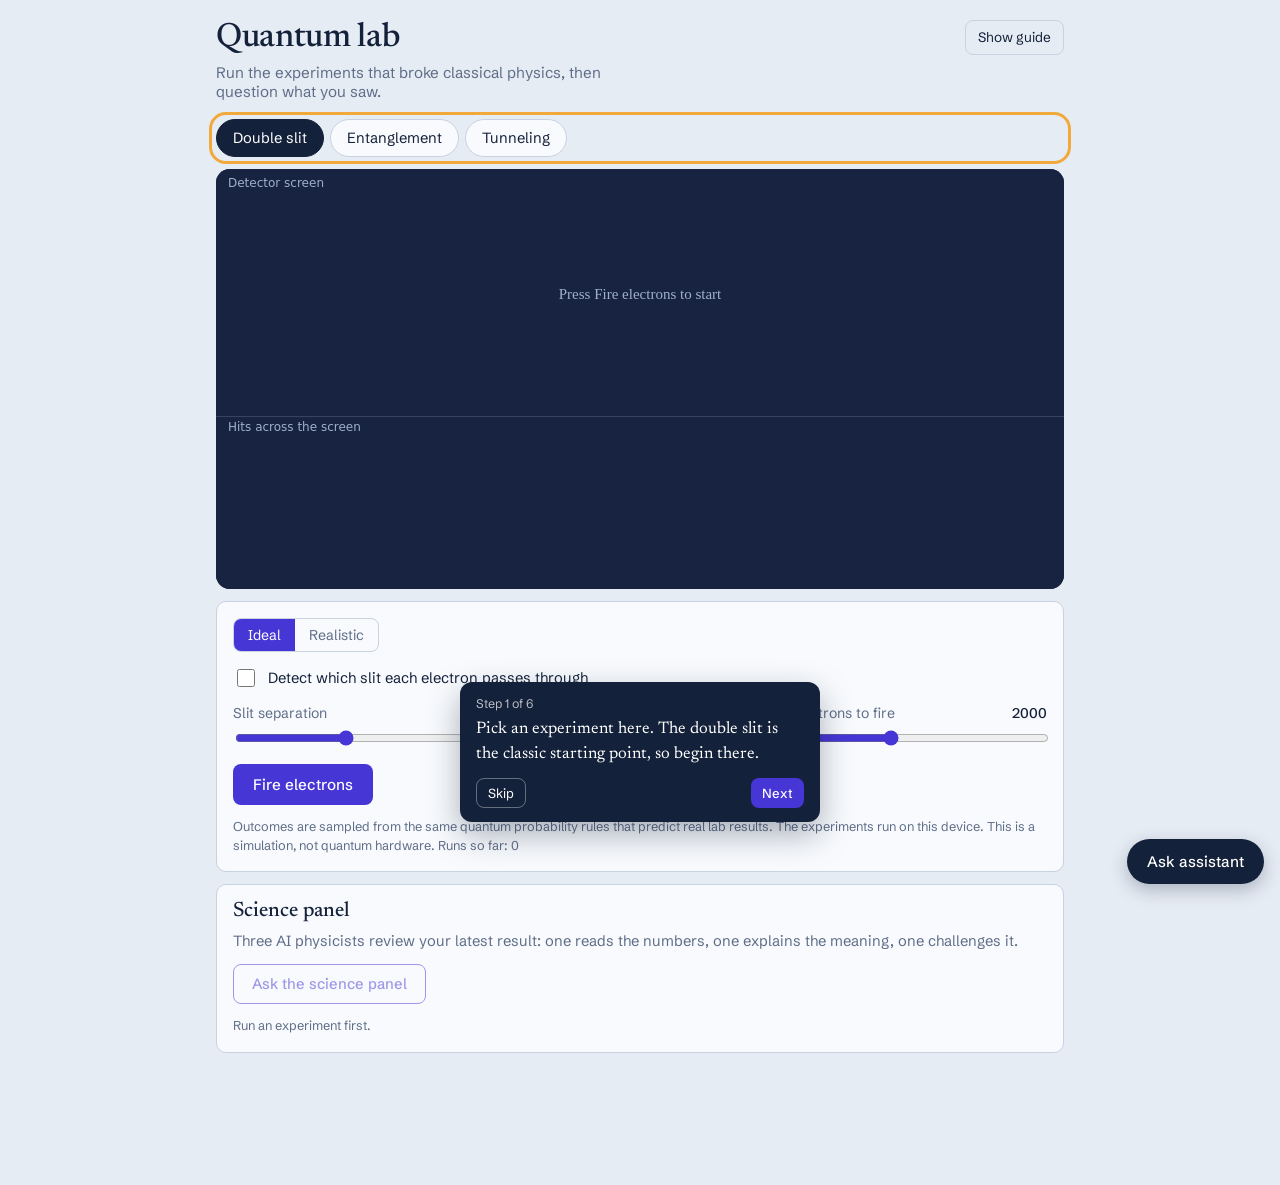
<file: index.html>
<!doctype html>
<html lang="en"><head>
<meta charset="utf-8">
<meta name="viewport" content="width=device-width, initial-scale=1, viewport-fit=cover">
<meta name="apple-mobile-web-app-capable" content="yes">
<meta name="mobile-web-app-capable" content="yes">
<meta name="apple-mobile-web-app-status-bar-style" content="default">
<meta name="apple-mobile-web-app-title" content="Quantum lab">
<meta name="theme-color" content="#172340">
<title>Quantum lab</title>
<link rel="apple-touch-icon" href="icon-180.png">
<link rel="manifest" href="manifest.json">
<style>html,body{margin:0;background:#E6ECF4} body{padding-top:env(safe-area-inset-top)}</style>
</head><body>
<div id="root"></div>
<script>(()=>{var kd=Object.create;var as=Object.defineProperty;var Sd=Object.getOwnPropertyDescriptor;var xd=Object.getOwnPropertyNames;var Ed=Object.getPrototypeOf,Cd=Object.prototype.hasOwnProperty;var Xt=(e,t)=>()=>{try{return t||e((t={exports:{}}).exports,t),t.exports}catch(n){throw t=0,n}};var Nd=(e,t,n,r)=>{if(t&&typeof t=="object"||typeof t=="function")for(let l of xd(t))!Cd.call(e,l)&&l!==n&&as(e,l,{get:()=>t[l],enumerable:!(r=Sd(t,l))||r.enumerable});return e};var No=(e,t,n)=>(n=e!=null?kd(Ed(e)):{},Nd(t||!e||!e.__esModule?as(n,"default",{value:e,enumerable:!0}):n,e));var Ss=Xt(D=>{"use strict";var Zn=Symbol.for("react.element"),_d=Symbol.for("react.portal"),Td=Symbol.for("react.fragment"),Pd=Symbol.for("react.strict_mode"),zd=Symbol.for("react.profiler"),Md=Symbol.for("react.provider"),Ld=Symbol.for("react.context"),Id=Symbol.for("react.forward_ref"),Dd=Symbol.for("react.suspense"),Fd=Symbol.for("react.memo"),Od=Symbol.for("react.lazy"),cs=Symbol.iterator;function $d(e){return e===null||typeof e!="object"?null:(e=cs&&e[cs]||e["@@iterator"],typeof e=="function"?e:null)}var ps={isMounted:function(){return!1},enqueueForceUpdate:function(){},enqueueReplaceState:function(){},enqueueSetState:function(){}},hs=Object.assign,ms={};function vn(e,t,n){this.props=e,this.context=t,this.refs=ms,this.updater=n||ps}vn.prototype.isReactComponent={};vn.prototype.setState=function(e,t){if(typeof e!="object"&&typeof e!="function"&&e!=null)throw Error("setState(...): takes an object of state variables to update or a function which returns an object of state variables.");this.updater.enqueueSetState(this,e,t,"setState")};vn.prototype.forceUpdate=function(e){this.updater.enqueueForceUpdate(this,e,"forceUpdate")};function vs(){}vs.prototype=vn.prototype;function To(e,t,n){this.props=e,this.context=t,this.refs=ms,this.updater=n||ps}var Po=To.prototype=new vs;Po.constructor=To;hs(Po,vn.prototype);Po.isPureReactComponent=!0;var fs=Array.isArray,gs=Object.prototype.hasOwnProperty,zo={current:null},ys={key:!0,ref:!0,__self:!0,__source:!0};function ws(e,t,n){var r,l={},o=null,i=null;if(t!=null)for(r in t.ref!==void 0&&(i=t.ref),t.key!==void 0&&(o=""+t.key),t)gs.call(t,r)&&!ys.hasOwnProperty(r)&&(l[r]=t[r]);var u=arguments.length-2;if(u===1)l.children=n;else if(1<u){for(var s=Array(u),f=0;f<u;f++)s[f]=arguments[f+2];l.children=s}if(e&&e.defaultProps)for(r in u=e.defaultProps,u)l[r]===void 0&&(l[r]=u[r]);return{$$typeof:Zn,type:e,key:o,ref:i,props:l,_owner:zo.current}}function jd(e,t){return{$$typeof:Zn,type:e.type,key:t,ref:e.ref,props:e.props,_owner:e._owner}}function Mo(e){return typeof e=="object"&&e!==null&&e.$$typeof===Zn}function Ad(e){var t={"=":"=0",":":"=2"};return"$"+e.replace(/[=:]/g,function(n){return t[n]})}var ds=/\/+/g;function _o(e,t){return typeof e=="object"&&e!==null&&e.key!=null?Ad(""+e.key):t.toString(36)}function Xr(e,t,n,r,l){var o=typeof e;(o==="undefined"||o==="boolean")&&(e=null);var i=!1;if(e===null)i=!0;else switch(o){case"string":case"number":i=!0;break;case"object":switch(e.$$typeof){case Zn:case _d:i=!0}}if(i)return i=e,l=l(i),e=r===""?"."+_o(i,0):r,fs(l)?(n="",e!=null&&(n=e.replace(ds,"$&/")+"/"),Xr(l,t,n,"",function(f){return f})):l!=null&&(Mo(l)&&(l=jd(l,n+(!l.key||i&&i.key===l.key?"":(""+l.key).replace(ds,"$&/")+"/")+e)),t.push(l)),1;if(i=0,r=r===""?".":r+":",fs(e))for(var u=0;u<e.length;u++){o=e[u];var s=r+_o(o,u);i+=Xr(o,t,n,s,l)}else if(s=$d(e),typeof s=="function")for(e=s.call(e),u=0;!(o=e.next()).done;)o=o.value,s=r+_o(o,u++),i+=Xr(o,t,n,s,l);else if(o==="object")throw t=String(e),Error("Objects are not valid as a React child (found: "+(t==="[object Object]"?"object with keys {"+Object.keys(e).join(", ")+"}":t)+"). If you meant to render a collection of children, use an array instead.");return i}function Yr(e,t,n){if(e==null)return e;var r=[],l=0;return Xr(e,r,"","",function(o){return t.call(n,o,l++)}),r}function qd(e){if(e._status===-1){var t=e._result;t=t(),t.then(function(n){(e._status===0||e._status===-1)&&(e._status=1,e._result=n)},function(n){(e._status===0||e._status===-1)&&(e._status=2,e._result=n)}),e._status===-1&&(e._status=0,e._result=t)}if(e._status===1)return e._result.default;throw e._result}var pe={current:null},Gr={transition:null},Ud={ReactCurrentDispatcher:pe,ReactCurrentBatchConfig:Gr,ReactCurrentOwner:zo};function ks(){throw Error("act(...) is not supported in production builds of React.")}D.Children={map:Yr,forEach:function(e,t,n){Yr(e,function(){t.apply(this,arguments)},n)},count:function(e){var t=0;return Yr(e,function(){t++}),t},toArray:function(e){return Yr(e,function(t){return t})||[]},only:function(e){if(!Mo(e))throw Error("React.Children.only expected to receive a single React element child.");return e}};D.Component=vn;D.Fragment=Td;D.Profiler=zd;D.PureComponent=To;D.StrictMode=Pd;D.Suspense=Dd;D.__SECRET_INTERNALS_DO_NOT_USE_OR_YOU_WILL_BE_FIRED=Ud;D.act=ks;D.cloneElement=function(e,t,n){if(e==null)throw Error("React.cloneElement(...): The argument must be a React element, but you passed "+e+".");var r=hs({},e.props),l=e.key,o=e.ref,i=e._owner;if(t!=null){if(t.ref!==void 0&&(o=t.ref,i=zo.current),t.key!==void 0&&(l=""+t.key),e.type&&e.type.defaultProps)var u=e.type.defaultProps;for(s in t)gs.call(t,s)&&!ys.hasOwnProperty(s)&&(r[s]=t[s]===void 0&&u!==void 0?u[s]:t[s])}var s=arguments.length-2;if(s===1)r.children=n;else if(1<s){u=Array(s);for(var f=0;f<s;f++)u[f]=arguments[f+2];r.children=u}return{$$typeof:Zn,type:e.type,key:l,ref:o,props:r,_owner:i}};D.createContext=function(e){return e={$$typeof:Ld,_currentValue:e,_currentValue2:e,_threadCount:0,Provider:null,Consumer:null,_defaultValue:null,_globalName:null},e.Provider={$$typeof:Md,_context:e},e.Consumer=e};D.createElement=ws;D.createFactory=function(e){var t=ws.bind(null,e);return t.type=e,t};D.createRef=function(){return{current:null}};D.forwardRef=function(e){return{$$typeof:Id,render:e}};D.isValidElement=Mo;D.lazy=function(e){return{$$typeof:Od,_payload:{_status:-1,_result:e},_init:qd}};D.memo=function(e,t){return{$$typeof:Fd,type:e,compare:t===void 0?null:t}};D.startTransition=function(e){var t=Gr.transition;Gr.transition={};try{e()}finally{Gr.transition=t}};D.unstable_act=ks;D.useCallback=function(e,t){return pe.current.useCallback(e,t)};D.useContext=function(e){return pe.current.useContext(e)};D.useDebugValue=function(){};D.useDeferredValue=function(e){return pe.current.useDeferredValue(e)};D.useEffect=function(e,t){return pe.current.useEffect(e,t)};D.useId=function(){return pe.current.useId()};D.useImperativeHandle=function(e,t,n){return pe.current.useImperativeHandle(e,t,n)};D.useInsertionEffect=function(e,t){return pe.current.useInsertionEffect(e,t)};D.useLayoutEffect=function(e,t){return pe.current.useLayoutEffect(e,t)};D.useMemo=function(e,t){return pe.current.useMemo(e,t)};D.useReducer=function(e,t,n){return pe.current.useReducer(e,t,n)};D.useRef=function(e){return pe.current.useRef(e)};D.useState=function(e){return pe.current.useState(e)};D.useSyncExternalStore=function(e,t,n){return pe.current.useSyncExternalStore(e,t,n)};D.useTransition=function(){return pe.current.useTransition()};D.version="18.3.1"});var Zr=Xt((em,xs)=>{"use strict";xs.exports=Ss()});var Is=Xt(j=>{"use strict";function Fo(e,t){var n=e.length;e.push(t);e:for(;0<n;){var r=n-1>>>1,l=e[r];if(0<Jr(l,t))e[r]=t,e[n]=l,n=r;else break e}}function Ye(e){return e.length===0?null:e[0]}function el(e){if(e.length===0)return null;var t=e[0],n=e.pop();if(n!==t){e[0]=n;e:for(var r=0,l=e.length,o=l>>>1;r<o;){var i=2*(r+1)-1,u=e[i],s=i+1,f=e[s];if(0>Jr(u,n))s<l&&0>Jr(f,u)?(e[r]=f,e[s]=n,r=s):(e[r]=u,e[i]=n,r=i);else if(s<l&&0>Jr(f,n))e[r]=f,e[s]=n,r=s;else break e}}return t}function Jr(e,t){var n=e.sortIndex-t.sortIndex;return n!==0?n:e.id-t.id}typeof performance=="object"&&typeof performance.now=="function"?(Es=performance,j.unstable_now=function(){return Es.now()}):(Lo=Date,Cs=Lo.now(),j.unstable_now=function(){return Lo.now()-Cs});var Es,Lo,Cs,lt=[],Nt=[],Rd=1,Ae=null,ue=3,tl=!1,Gt=!1,bn=!1,Ts=typeof setTimeout=="function"?setTimeout:null,Ps=typeof clearTimeout=="function"?clearTimeout:null,Ns=typeof setImmediate<"u"?setImmediate:null;typeof navigator<"u"&&navigator.scheduling!==void 0&&navigator.scheduling.isInputPending!==void 0&&navigator.scheduling.isInputPending.bind(navigator.scheduling);function Oo(e){for(var t=Ye(Nt);t!==null;){if(t.callback===null)el(Nt);else if(t.startTime<=e)el(Nt),t.sortIndex=t.expirationTime,Fo(lt,t);else break;t=Ye(Nt)}}function $o(e){if(bn=!1,Oo(e),!Gt)if(Ye(lt)!==null)Gt=!0,Ao(jo);else{var t=Ye(Nt);t!==null&&qo($o,t.startTime-e)}}function jo(e,t){Gt=!1,bn&&(bn=!1,Ps(er),er=-1),tl=!0;var n=ue;try{for(Oo(t),Ae=Ye(lt);Ae!==null&&(!(Ae.expirationTime>t)||e&&!Ls());){var r=Ae.callback;if(typeof r=="function"){Ae.callback=null,ue=Ae.priorityLevel;var l=r(Ae.expirationTime<=t);t=j.unstable_now(),typeof l=="function"?Ae.callback=l:Ae===Ye(lt)&&el(lt),Oo(t)}else el(lt);Ae=Ye(lt)}if(Ae!==null)var o=!0;else{var i=Ye(Nt);i!==null&&qo($o,i.startTime-t),o=!1}return o}finally{Ae=null,ue=n,tl=!1}}var nl=!1,br=null,er=-1,zs=5,Ms=-1;function Ls(){return!(j.unstable_now()-Ms<zs)}function Io(){if(br!==null){var e=j.unstable_now();Ms=e;var t=!0;try{t=br(!0,e)}finally{t?Jn():(nl=!1,br=null)}}else nl=!1}var Jn;typeof Ns=="function"?Jn=function(){Ns(Io)}:typeof MessageChannel<"u"?(Do=new MessageChannel,_s=Do.port2,Do.port1.onmessage=Io,Jn=function(){_s.postMessage(null)}):Jn=function(){Ts(Io,0)};var Do,_s;function Ao(e){br=e,nl||(nl=!0,Jn())}function qo(e,t){er=Ts(function(){e(j.unstable_now())},t)}j.unstable_IdlePriority=5;j.unstable_ImmediatePriority=1;j.unstable_LowPriority=4;j.unstable_NormalPriority=3;j.unstable_Profiling=null;j.unstable_UserBlockingPriority=2;j.unstable_cancelCallback=function(e){e.callback=null};j.unstable_continueExecution=function(){Gt||tl||(Gt=!0,Ao(jo))};j.unstable_forceFrameRate=function(e){0>e||125<e?console.error("forceFrameRate takes a positive int between 0 and 125, forcing frame rates higher than 125 fps is not supported"):zs=0<e?Math.floor(1e3/e):5};j.unstable_getCurrentPriorityLevel=function(){return ue};j.unstable_getFirstCallbackNode=function(){return Ye(lt)};j.unstable_next=function(e){switch(ue){case 1:case 2:case 3:var t=3;break;default:t=ue}var n=ue;ue=t;try{return e()}finally{ue=n}};j.unstable_pauseExecution=function(){};j.unstable_requestPaint=function(){};j.unstable_runWithPriority=function(e,t){switch(e){case 1:case 2:case 3:case 4:case 5:break;default:e=3}var n=ue;ue=e;try{return t()}finally{ue=n}};j.unstable_scheduleCallback=function(e,t,n){var r=j.unstable_now();switch(typeof n=="object"&&n!==null?(n=n.delay,n=typeof n=="number"&&0<n?r+n:r):n=r,e){case 1:var l=-1;break;case 2:l=250;break;case 5:l=1073741823;break;case 4:l=1e4;break;default:l=5e3}return l=n+l,e={id:Rd++,callback:t,priorityLevel:e,startTime:n,expirationTime:l,sortIndex:-1},n>r?(e.sortIndex=n,Fo(Nt,e),Ye(lt)===null&&e===Ye(Nt)&&(bn?(Ps(er),er=-1):bn=!0,qo($o,n-r))):(e.sortIndex=l,Fo(lt,e),Gt||tl||(Gt=!0,Ao(jo))),e};j.unstable_shouldYield=Ls;j.unstable_wrapCallback=function(e){var t=ue;return function(){var n=ue;ue=t;try{return e.apply(this,arguments)}finally{ue=n}}}});var Fs=Xt((nm,Ds)=>{"use strict";Ds.exports=Is()});var qf=Xt(Fe=>{"use strict";var Bd=Zr(),Ie=Fs();function w(e){for(var t="https://reactjs.org/docs/error-decoder.html?invariant="+e,n=1;n<arguments.length;n++)t+="&args[]="+encodeURIComponent(arguments[n]);return"Minified React error #"+e+"; visit "+t+" for the full message or use the non-minified dev environment for full errors and additional helpful warnings."}var Ra=new Set,xr={};function cn(e,t){jn(e,t),jn(e+"Capture",t)}function jn(e,t){for(xr[e]=t,e=0;e<t.length;e++)Ra.add(t[e])}var wt=!(typeof window>"u"||typeof window.document>"u"||typeof window.document.createElement>"u"),si=Object.prototype.hasOwnProperty,Vd=/^[:A-Z_a-z\u00C0-\u00D6\u00D8-\u00F6\u00F8-\u02FF\u0370-\u037D\u037F-\u1FFF\u200C-\u200D\u2070-\u218F\u2C00-\u2FEF\u3001-\uD7FF\uF900-\uFDCF\uFDF0-\uFFFD][:A-Z_a-z\u00C0-\u00D6\u00D8-\u00F6\u00F8-\u02FF\u0370-\u037D\u037F-\u1FFF\u200C-\u200D\u2070-\u218F\u2C00-\u2FEF\u3001-\uD7FF\uF900-\uFDCF\uFDF0-\uFFFD\-.0-9\u00B7\u0300-\u036F\u203F-\u2040]*$/,Os={},$s={};function Wd(e){return si.call($s,e)?!0:si.call(Os,e)?!1:Vd.test(e)?$s[e]=!0:(Os[e]=!0,!1)}function Hd(e,t,n,r){if(n!==null&&n.type===0)return!1;switch(typeof t){case"function":case"symbol":return!0;case"boolean":return r?!1:n!==null?!n.acceptsBooleans:(e=e.toLowerCase().slice(0,5),e!=="data-"&&e!=="aria-");default:return!1}}function Qd(e,t,n,r){if(t===null||typeof t>"u"||Hd(e,t,n,r))return!0;if(r)return!1;if(n!==null)switch(n.type){case 3:return!t;case 4:return t===!1;case 5:return isNaN(t);case 6:return isNaN(t)||1>t}return!1}function ve(e,t,n,r,l,o,i){this.acceptsBooleans=t===2||t===3||t===4,this.attributeName=r,this.attributeNamespace=l,this.mustUseProperty=n,this.propertyName=e,this.type=t,this.sanitizeURL=o,this.removeEmptyString=i}var ie={};"children dangerouslySetInnerHTML defaultValue defaultChecked innerHTML suppressContentEditableWarning suppressHydrationWarning style".split(" ").forEach(function(e){ie[e]=new ve(e,0,!1,e,null,!1,!1)});[["acceptCharset","accept-charset"],["className","class"],["htmlFor","for"],["httpEquiv","http-equiv"]].forEach(function(e){var t=e[0];ie[t]=new ve(t,1,!1,e[1],null,!1,!1)});["contentEditable","draggable","spellCheck","value"].forEach(function(e){ie[e]=new ve(e,2,!1,e.toLowerCase(),null,!1,!1)});["autoReverse","externalResourcesRequired","focusable","preserveAlpha"].forEach(function(e){ie[e]=new ve(e,2,!1,e,null,!1,!1)});"allowFullScreen async autoFocus autoPlay controls default defer disabled disablePictureInPicture disableRemotePlayback formNoValidate hidden loop noModule noValidate open playsInline readOnly required reversed scoped seamless itemScope".split(" ").forEach(function(e){ie[e]=new ve(e,3,!1,e.toLowerCase(),null,!1,!1)});["checked","multiple","muted","selected"].forEach(function(e){ie[e]=new ve(e,3,!0,e,null,!1,!1)});["capture","download"].forEach(function(e){ie[e]=new ve(e,4,!1,e,null,!1,!1)});["cols","rows","size","span"].forEach(function(e){ie[e]=new ve(e,6,!1,e,null,!1,!1)});["rowSpan","start"].forEach(function(e){ie[e]=new ve(e,5,!1,e.toLowerCase(),null,!1,!1)});var eu=/[\-:]([a-z])/g;function tu(e){return e[1].toUpperCase()}"accent-height alignment-baseline arabic-form baseline-shift cap-height clip-path clip-rule color-interpolation color-interpolation-filters color-profile color-rendering dominant-baseline enable-background fill-opacity fill-rule flood-color flood-opacity font-family font-size font-size-adjust font-stretch font-style font-variant font-weight glyph-name glyph-orientation-horizontal glyph-orientation-vertical horiz-adv-x horiz-origin-x image-rendering letter-spacing lighting-color marker-end marker-mid marker-start overline-position overline-thickness paint-order panose-1 pointer-events rendering-intent shape-rendering stop-color stop-opacity strikethrough-position strikethrough-thickness stroke-dasharray stroke-dashoffset stroke-linecap stroke-linejoin stroke-miterlimit stroke-opacity stroke-width text-anchor text-decoration text-rendering underline-position underline-thickness unicode-bidi unicode-range units-per-em v-alphabetic v-hanging v-ideographic v-mathematical vector-effect vert-adv-y vert-origin-x vert-origin-y word-spacing writing-mode xmlns:xlink x-height".split(" ").forEach(function(e){var t=e.replace(eu,tu);ie[t]=new ve(t,1,!1,e,null,!1,!1)});"xlink:actuate xlink:arcrole xlink:role xlink:show xlink:title xlink:type".split(" ").forEach(function(e){var t=e.replace(eu,tu);ie[t]=new ve(t,1,!1,e,"http://www.w3.org/1999/xlink",!1,!1)});["xml:base","xml:lang","xml:space"].forEach(function(e){var t=e.replace(eu,tu);ie[t]=new ve(t,1,!1,e,"http://www.w3.org/XML/1998/namespace",!1,!1)});["tabIndex","crossOrigin"].forEach(function(e){ie[e]=new ve(e,1,!1,e.toLowerCase(),null,!1,!1)});ie.xlinkHref=new ve("xlinkHref",1,!1,"xlink:href","http://www.w3.org/1999/xlink",!0,!1);["src","href","action","formAction"].forEach(function(e){ie[e]=new ve(e,1,!1,e.toLowerCase(),null,!0,!0)});function nu(e,t,n,r){var l=ie.hasOwnProperty(t)?ie[t]:null;(l!==null?l.type!==0:r||!(2<t.length)||t[0]!=="o"&&t[0]!=="O"||t[1]!=="n"&&t[1]!=="N")&&(Qd(t,n,l,r)&&(n=null),r||l===null?Wd(t)&&(n===null?e.removeAttribute(t):e.setAttribute(t,""+n)):l.mustUseProperty?e[l.propertyName]=n===null?l.type===3?!1:"":n:(t=l.attributeName,r=l.attributeNamespace,n===null?e.removeAttribute(t):(l=l.type,n=l===3||l===4&&n===!0?"":""+n,r?e.setAttributeNS(r,t,n):e.setAttribute(t,n))))}var Et=Bd.__SECRET_INTERNALS_DO_NOT_USE_OR_YOU_WILL_BE_FIRED,rl=Symbol.for("react.element"),wn=Symbol.for("react.portal"),kn=Symbol.for("react.fragment"),ru=Symbol.for("react.strict_mode"),ai=Symbol.for("react.profiler"),Ba=Symbol.for("react.provider"),Va=Symbol.for("react.context"),lu=Symbol.for("react.forward_ref"),ci=Symbol.for("react.suspense"),fi=Symbol.for("react.suspense_list"),ou=Symbol.for("react.memo"),Tt=Symbol.for("react.lazy"),Wa=Symbol.for("react.offscreen"),js=Symbol.iterator;function tr(e){return e===null||typeof e!="object"?null:(e=js&&e[js]||e["@@iterator"],typeof e=="function"?e:null)}var K=Object.assign,Uo;function ar(e){if(Uo===void 0)try{throw Error()}catch(n){var t=n.stack.trim().match(/\n( *(at )?)/);Uo=t&&t[1]||""}return`
`+Uo+e}var Ro=!1;function Bo(e,t){if(!e||Ro)return"";Ro=!0;var n=Error.prepareStackTrace;Error.prepareStackTrace=void 0;try{if(t)if(t=function(){throw Error()},Object.defineProperty(t.prototype,"props",{set:function(){throw Error()}}),typeof Reflect=="object"&&Reflect.construct){try{Reflect.construct(t,[])}catch(f){var r=f}Reflect.construct(e,[],t)}else{try{t.call()}catch(f){r=f}e.call(t.prototype)}else{try{throw Error()}catch(f){r=f}e()}}catch(f){if(f&&r&&typeof f.stack=="string"){for(var l=f.stack.split(`
`),o=r.stack.split(`
`),i=l.length-1,u=o.length-1;1<=i&&0<=u&&l[i]!==o[u];)u--;for(;1<=i&&0<=u;i--,u--)if(l[i]!==o[u]){if(i!==1||u!==1)do if(i--,u--,0>u||l[i]!==o[u]){var s=`
`+l[i].replace(" at new "," at ");return e.displayName&&s.includes("<anonymous>")&&(s=s.replace("<anonymous>",e.displayName)),s}while(1<=i&&0<=u);break}}}finally{Ro=!1,Error.prepareStackTrace=n}return(e=e?e.displayName||e.name:"")?ar(e):""}function Kd(e){switch(e.tag){case 5:return ar(e.type);case 16:return ar("Lazy");case 13:return ar("Suspense");case 19:return ar("SuspenseList");case 0:case 2:case 15:return e=Bo(e.type,!1),e;case 11:return e=Bo(e.type.render,!1),e;case 1:return e=Bo(e.type,!0),e;default:return""}}function di(e){if(e==null)return null;if(typeof e=="function")return e.displayName||e.name||null;if(typeof e=="string")return e;switch(e){case kn:return"Fragment";case wn:return"Portal";case ai:return"Profiler";case ru:return"StrictMode";case ci:return"Suspense";case fi:return"SuspenseList"}if(typeof e=="object")switch(e.$$typeof){case Va:return(e.displayName||"Context")+".Consumer";case Ba:return(e._context.displayName||"Context")+".Provider";case lu:var t=e.render;return e=e.displayName,e||(e=t.displayName||t.name||"",e=e!==""?"ForwardRef("+e+")":"ForwardRef"),e;case ou:return t=e.displayName||null,t!==null?t:di(e.type)||"Memo";case Tt:t=e._payload,e=e._init;try{return di(e(t))}catch{}}return null}function Yd(e){var t=e.type;switch(e.tag){case 24:return"Cache";case 9:return(t.displayName||"Context")+".Consumer";case 10:return(t._context.displayName||"Context")+".Provider";case 18:return"DehydratedFragment";case 11:return e=t.render,e=e.displayName||e.name||"",t.displayName||(e!==""?"ForwardRef("+e+")":"ForwardRef");case 7:return"Fragment";case 5:return t;case 4:return"Portal";case 3:return"Root";case 6:return"Text";case 16:return di(t);case 8:return t===ru?"StrictMode":"Mode";case 22:return"Offscreen";case 12:return"Profiler";case 21:return"Scope";case 13:return"Suspense";case 19:return"SuspenseList";case 25:return"TracingMarker";case 1:case 0:case 17:case 2:case 14:case 15:if(typeof t=="function")return t.displayName||t.name||null;if(typeof t=="string")return t}return null}function Rt(e){switch(typeof e){case"boolean":case"number":case"string":case"undefined":return e;case"object":return e;default:return""}}function Ha(e){var t=e.type;return(e=e.nodeName)&&e.toLowerCase()==="input"&&(t==="checkbox"||t==="radio")}function Xd(e){var t=Ha(e)?"checked":"value",n=Object.getOwnPropertyDescriptor(e.constructor.prototype,t),r=""+e[t];if(!e.hasOwnProperty(t)&&typeof n<"u"&&typeof n.get=="function"&&typeof n.set=="function"){var l=n.get,o=n.set;return Object.defineProperty(e,t,{configurable:!0,get:function(){return l.call(this)},set:function(i){r=""+i,o.call(this,i)}}),Object.defineProperty(e,t,{enumerable:n.enumerable}),{getValue:function(){return r},setValue:function(i){r=""+i},stopTracking:function(){e._valueTracker=null,delete e[t]}}}}function ll(e){e._valueTracker||(e._valueTracker=Xd(e))}function Qa(e){if(!e)return!1;var t=e._valueTracker;if(!t)return!0;var n=t.getValue(),r="";return e&&(r=Ha(e)?e.checked?"true":"false":e.value),e=r,e!==n?(t.setValue(e),!0):!1}function Il(e){if(e=e||(typeof document<"u"?document:void 0),typeof e>"u")return null;try{return e.activeElement||e.body}catch{return e.body}}function pi(e,t){var n=t.checked;return K({},t,{defaultChecked:void 0,defaultValue:void 0,value:void 0,checked:n??e._wrapperState.initialChecked})}function As(e,t){var n=t.defaultValue==null?"":t.defaultValue,r=t.checked!=null?t.checked:t.defaultChecked;n=Rt(t.value!=null?t.value:n),e._wrapperState={initialChecked:r,initialValue:n,controlled:t.type==="checkbox"||t.type==="radio"?t.checked!=null:t.value!=null}}function Ka(e,t){t=t.checked,t!=null&&nu(e,"checked",t,!1)}function hi(e,t){Ka(e,t);var n=Rt(t.value),r=t.type;if(n!=null)r==="number"?(n===0&&e.value===""||e.value!=n)&&(e.value=""+n):e.value!==""+n&&(e.value=""+n);else if(r==="submit"||r==="reset"){e.removeAttribute("value");return}t.hasOwnProperty("value")?mi(e,t.type,n):t.hasOwnProperty("defaultValue")&&mi(e,t.type,Rt(t.defaultValue)),t.checked==null&&t.defaultChecked!=null&&(e.defaultChecked=!!t.defaultChecked)}function qs(e,t,n){if(t.hasOwnProperty("value")||t.hasOwnProperty("defaultValue")){var r=t.type;if(!(r!=="submit"&&r!=="reset"||t.value!==void 0&&t.value!==null))return;t=""+e._wrapperState.initialValue,n||t===e.value||(e.value=t),e.defaultValue=t}n=e.name,n!==""&&(e.name=""),e.defaultChecked=!!e._wrapperState.initialChecked,n!==""&&(e.name=n)}function mi(e,t,n){(t!=="number"||Il(e.ownerDocument)!==e)&&(n==null?e.defaultValue=""+e._wrapperState.initialValue:e.defaultValue!==""+n&&(e.defaultValue=""+n))}var cr=Array.isArray;function Ln(e,t,n,r){if(e=e.options,t){t={};for(var l=0;l<n.length;l++)t["$"+n[l]]=!0;for(n=0;n<e.length;n++)l=t.hasOwnProperty("$"+e[n].value),e[n].selected!==l&&(e[n].selected=l),l&&r&&(e[n].defaultSelected=!0)}else{for(n=""+Rt(n),t=null,l=0;l<e.length;l++){if(e[l].value===n){e[l].selected=!0,r&&(e[l].defaultSelected=!0);return}t!==null||e[l].disabled||(t=e[l])}t!==null&&(t.selected=!0)}}function vi(e,t){if(t.dangerouslySetInnerHTML!=null)throw Error(w(91));return K({},t,{value:void 0,defaultValue:void 0,children:""+e._wrapperState.initialValue})}function Us(e,t){var n=t.value;if(n==null){if(n=t.children,t=t.defaultValue,n!=null){if(t!=null)throw Error(w(92));if(cr(n)){if(1<n.length)throw Error(w(93));n=n[0]}t=n}t==null&&(t=""),n=t}e._wrapperState={initialValue:Rt(n)}}function Ya(e,t){var n=Rt(t.value),r=Rt(t.defaultValue);n!=null&&(n=""+n,n!==e.value&&(e.value=n),t.defaultValue==null&&e.defaultValue!==n&&(e.defaultValue=n)),r!=null&&(e.defaultValue=""+r)}function Rs(e){var t=e.textContent;t===e._wrapperState.initialValue&&t!==""&&t!==null&&(e.value=t)}function Xa(e){switch(e){case"svg":return"http://www.w3.org/2000/svg";case"math":return"http://www.w3.org/1998/Math/MathML";default:return"http://www.w3.org/1999/xhtml"}}function gi(e,t){return e==null||e==="http://www.w3.org/1999/xhtml"?Xa(t):e==="http://www.w3.org/2000/svg"&&t==="foreignObject"?"http://www.w3.org/1999/xhtml":e}var ol,Ga=(function(e){return typeof MSApp<"u"&&MSApp.execUnsafeLocalFunction?function(t,n,r,l){MSApp.execUnsafeLocalFunction(function(){return e(t,n,r,l)})}:e})(function(e,t){if(e.namespaceURI!=="http://www.w3.org/2000/svg"||"innerHTML"in e)e.innerHTML=t;else{for(ol=ol||document.createElement("div"),ol.innerHTML="<svg>"+t.valueOf().toString()+"</svg>",t=ol.firstChild;e.firstChild;)e.removeChild(e.firstChild);for(;t.firstChild;)e.appendChild(t.firstChild)}});function Er(e,t){if(t){var n=e.firstChild;if(n&&n===e.lastChild&&n.nodeType===3){n.nodeValue=t;return}}e.textContent=t}var pr={animationIterationCount:!0,aspectRatio:!0,borderImageOutset:!0,borderImageSlice:!0,borderImageWidth:!0,boxFlex:!0,boxFlexGroup:!0,boxOrdinalGroup:!0,columnCount:!0,columns:!0,flex:!0,flexGrow:!0,flexPositive:!0,flexShrink:!0,flexNegative:!0,flexOrder:!0,gridArea:!0,gridRow:!0,gridRowEnd:!0,gridRowSpan:!0,gridRowStart:!0,gridColumn:!0,gridColumnEnd:!0,gridColumnSpan:!0,gridColumnStart:!0,fontWeight:!0,lineClamp:!0,lineHeight:!0,opacity:!0,order:!0,orphans:!0,tabSize:!0,widows:!0,zIndex:!0,zoom:!0,fillOpacity:!0,floodOpacity:!0,stopOpacity:!0,strokeDasharray:!0,strokeDashoffset:!0,strokeMiterlimit:!0,strokeOpacity:!0,strokeWidth:!0},Gd=["Webkit","ms","Moz","O"];Object.keys(pr).forEach(function(e){Gd.forEach(function(t){t=t+e.charAt(0).toUpperCase()+e.substring(1),pr[t]=pr[e]})});function Za(e,t,n){return t==null||typeof t=="boolean"||t===""?"":n||typeof t!="number"||t===0||pr.hasOwnProperty(e)&&pr[e]?(""+t).trim():t+"px"}function Ja(e,t){e=e.style;for(var n in t)if(t.hasOwnProperty(n)){var r=n.indexOf("--")===0,l=Za(n,t[n],r);n==="float"&&(n="cssFloat"),r?e.setProperty(n,l):e[n]=l}}var Zd=K({menuitem:!0},{area:!0,base:!0,br:!0,col:!0,embed:!0,hr:!0,img:!0,input:!0,keygen:!0,link:!0,meta:!0,param:!0,source:!0,track:!0,wbr:!0});function yi(e,t){if(t){if(Zd[e]&&(t.children!=null||t.dangerouslySetInnerHTML!=null))throw Error(w(137,e));if(t.dangerouslySetInnerHTML!=null){if(t.children!=null)throw Error(w(60));if(typeof t.dangerouslySetInnerHTML!="object"||!("__html"in t.dangerouslySetInnerHTML))throw Error(w(61))}if(t.style!=null&&typeof t.style!="object")throw Error(w(62))}}function wi(e,t){if(e.indexOf("-")===-1)return typeof t.is=="string";switch(e){case"annotation-xml":case"color-profile":case"font-face":case"font-face-src":case"font-face-uri":case"font-face-format":case"font-face-name":case"missing-glyph":return!1;default:return!0}}var ki=null;function iu(e){return e=e.target||e.srcElement||window,e.correspondingUseElement&&(e=e.correspondingUseElement),e.nodeType===3?e.parentNode:e}var Si=null,In=null,Dn=null;function Bs(e){if(e=Rr(e)){if(typeof Si!="function")throw Error(w(280));var t=e.stateNode;t&&(t=io(t),Si(e.stateNode,e.type,t))}}function ba(e){In?Dn?Dn.push(e):Dn=[e]:In=e}function ec(){if(In){var e=In,t=Dn;if(Dn=In=null,Bs(e),t)for(e=0;e<t.length;e++)Bs(t[e])}}function tc(e,t){return e(t)}function nc(){}var Vo=!1;function rc(e,t,n){if(Vo)return e(t,n);Vo=!0;try{return tc(e,t,n)}finally{Vo=!1,(In!==null||Dn!==null)&&(nc(),ec())}}function Cr(e,t){var n=e.stateNode;if(n===null)return null;var r=io(n);if(r===null)return null;n=r[t];e:switch(t){case"onClick":case"onClickCapture":case"onDoubleClick":case"onDoubleClickCapture":case"onMouseDown":case"onMouseDownCapture":case"onMouseMove":case"onMouseMoveCapture":case"onMouseUp":case"onMouseUpCapture":case"onMouseEnter":(r=!r.disabled)||(e=e.type,r=!(e==="button"||e==="input"||e==="select"||e==="textarea")),e=!r;break e;default:e=!1}if(e)return null;if(n&&typeof n!="function")throw Error(w(231,t,typeof n));return n}var xi=!1;if(wt)try{gn={},Object.defineProperty(gn,"passive",{get:function(){xi=!0}}),window.addEventListener("test",gn,gn),window.removeEventListener("test",gn,gn)}catch{xi=!1}var gn;function Jd(e,t,n,r,l,o,i,u,s){var f=Array.prototype.slice.call(arguments,3);try{t.apply(n,f)}catch(m){this.onError(m)}}var hr=!1,Dl=null,Fl=!1,Ei=null,bd={onError:function(e){hr=!0,Dl=e}};function ep(e,t,n,r,l,o,i,u,s){hr=!1,Dl=null,Jd.apply(bd,arguments)}function tp(e,t,n,r,l,o,i,u,s){if(ep.apply(this,arguments),hr){if(hr){var f=Dl;hr=!1,Dl=null}else throw Error(w(198));Fl||(Fl=!0,Ei=f)}}function fn(e){var t=e,n=e;if(e.alternate)for(;t.return;)t=t.return;else{e=t;do t=e,(t.flags&4098)!==0&&(n=t.return),e=t.return;while(e)}return t.tag===3?n:null}function lc(e){if(e.tag===13){var t=e.memoizedState;if(t===null&&(e=e.alternate,e!==null&&(t=e.memoizedState)),t!==null)return t.dehydrated}return null}function Vs(e){if(fn(e)!==e)throw Error(w(188))}function np(e){var t=e.alternate;if(!t){if(t=fn(e),t===null)throw Error(w(188));return t!==e?null:e}for(var n=e,r=t;;){var l=n.return;if(l===null)break;var o=l.alternate;if(o===null){if(r=l.return,r!==null){n=r;continue}break}if(l.child===o.child){for(o=l.child;o;){if(o===n)return Vs(l),e;if(o===r)return Vs(l),t;o=o.sibling}throw Error(w(188))}if(n.return!==r.return)n=l,r=o;else{for(var i=!1,u=l.child;u;){if(u===n){i=!0,n=l,r=o;break}if(u===r){i=!0,r=l,n=o;break}u=u.sibling}if(!i){for(u=o.child;u;){if(u===n){i=!0,n=o,r=l;break}if(u===r){i=!0,r=o,n=l;break}u=u.sibling}if(!i)throw Error(w(189))}}if(n.alternate!==r)throw Error(w(190))}if(n.tag!==3)throw Error(w(188));return n.stateNode.current===n?e:t}function oc(e){return e=np(e),e!==null?ic(e):null}function ic(e){if(e.tag===5||e.tag===6)return e;for(e=e.child;e!==null;){var t=ic(e);if(t!==null)return t;e=e.sibling}return null}var uc=Ie.unstable_scheduleCallback,Ws=Ie.unstable_cancelCallback,rp=Ie.unstable_shouldYield,lp=Ie.unstable_requestPaint,G=Ie.unstable_now,op=Ie.unstable_getCurrentPriorityLevel,uu=Ie.unstable_ImmediatePriority,sc=Ie.unstable_UserBlockingPriority,Ol=Ie.unstable_NormalPriority,ip=Ie.unstable_LowPriority,ac=Ie.unstable_IdlePriority,no=null,st=null;function up(e){if(st&&typeof st.onCommitFiberRoot=="function")try{st.onCommitFiberRoot(no,e,void 0,(e.current.flags&128)===128)}catch{}}var be=Math.clz32?Math.clz32:cp,sp=Math.log,ap=Math.LN2;function cp(e){return e>>>=0,e===0?32:31-(sp(e)/ap|0)|0}var il=64,ul=4194304;function fr(e){switch(e&-e){case 1:return 1;case 2:return 2;case 4:return 4;case 8:return 8;case 16:return 16;case 32:return 32;case 64:case 128:case 256:case 512:case 1024:case 2048:case 4096:case 8192:case 16384:case 32768:case 65536:case 131072:case 262144:case 524288:case 1048576:case 2097152:return e&4194240;case 4194304:case 8388608:case 16777216:case 33554432:case 67108864:return e&130023424;case 134217728:return 134217728;case 268435456:return 268435456;case 536870912:return 536870912;case 1073741824:return 1073741824;default:return e}}function $l(e,t){var n=e.pendingLanes;if(n===0)return 0;var r=0,l=e.suspendedLanes,o=e.pingedLanes,i=n&268435455;if(i!==0){var u=i&~l;u!==0?r=fr(u):(o&=i,o!==0&&(r=fr(o)))}else i=n&~l,i!==0?r=fr(i):o!==0&&(r=fr(o));if(r===0)return 0;if(t!==0&&t!==r&&(t&l)===0&&(l=r&-r,o=t&-t,l>=o||l===16&&(o&4194240)!==0))return t;if((r&4)!==0&&(r|=n&16),t=e.entangledLanes,t!==0)for(e=e.entanglements,t&=r;0<t;)n=31-be(t),l=1<<n,r|=e[n],t&=~l;return r}function fp(e,t){switch(e){case 1:case 2:case 4:return t+250;case 8:case 16:case 32:case 64:case 128:case 256:case 512:case 1024:case 2048:case 4096:case 8192:case 16384:case 32768:case 65536:case 131072:case 262144:case 524288:case 1048576:case 2097152:return t+5e3;case 4194304:case 8388608:case 16777216:case 33554432:case 67108864:return-1;case 134217728:case 268435456:case 536870912:case 1073741824:return-1;default:return-1}}function dp(e,t){for(var n=e.suspendedLanes,r=e.pingedLanes,l=e.expirationTimes,o=e.pendingLanes;0<o;){var i=31-be(o),u=1<<i,s=l[i];s===-1?((u&n)===0||(u&r)!==0)&&(l[i]=fp(u,t)):s<=t&&(e.expiredLanes|=u),o&=~u}}function Ci(e){return e=e.pendingLanes&-1073741825,e!==0?e:e&1073741824?1073741824:0}function cc(){var e=il;return il<<=1,(il&4194240)===0&&(il=64),e}function Wo(e){for(var t=[],n=0;31>n;n++)t.push(e);return t}function qr(e,t,n){e.pendingLanes|=t,t!==536870912&&(e.suspendedLanes=0,e.pingedLanes=0),e=e.eventTimes,t=31-be(t),e[t]=n}function pp(e,t){var n=e.pendingLanes&~t;e.pendingLanes=t,e.suspendedLanes=0,e.pingedLanes=0,e.expiredLanes&=t,e.mutableReadLanes&=t,e.entangledLanes&=t,t=e.entanglements;var r=e.eventTimes;for(e=e.expirationTimes;0<n;){var l=31-be(n),o=1<<l;t[l]=0,r[l]=-1,e[l]=-1,n&=~o}}function su(e,t){var n=e.entangledLanes|=t;for(e=e.entanglements;n;){var r=31-be(n),l=1<<r;l&t|e[r]&t&&(e[r]|=t),n&=~l}}var $=0;function fc(e){return e&=-e,1<e?4<e?(e&268435455)!==0?16:536870912:4:1}var dc,au,pc,hc,mc,Ni=!1,sl=[],Dt=null,Ft=null,Ot=null,Nr=new Map,_r=new Map,zt=[],hp="mousedown mouseup touchcancel touchend touchstart auxclick dblclick pointercancel pointerdown pointerup dragend dragstart drop compositionend compositionstart keydown keypress keyup input textInput copy cut paste click change contextmenu reset submit".split(" ");function Hs(e,t){switch(e){case"focusin":case"focusout":Dt=null;break;case"dragenter":case"dragleave":Ft=null;break;case"mouseover":case"mouseout":Ot=null;break;case"pointerover":case"pointerout":Nr.delete(t.pointerId);break;case"gotpointercapture":case"lostpointercapture":_r.delete(t.pointerId)}}function nr(e,t,n,r,l,o){return e===null||e.nativeEvent!==o?(e={blockedOn:t,domEventName:n,eventSystemFlags:r,nativeEvent:o,targetContainers:[l]},t!==null&&(t=Rr(t),t!==null&&au(t)),e):(e.eventSystemFlags|=r,t=e.targetContainers,l!==null&&t.indexOf(l)===-1&&t.push(l),e)}function mp(e,t,n,r,l){switch(t){case"focusin":return Dt=nr(Dt,e,t,n,r,l),!0;case"dragenter":return Ft=nr(Ft,e,t,n,r,l),!0;case"mouseover":return Ot=nr(Ot,e,t,n,r,l),!0;case"pointerover":var o=l.pointerId;return Nr.set(o,nr(Nr.get(o)||null,e,t,n,r,l)),!0;case"gotpointercapture":return o=l.pointerId,_r.set(o,nr(_r.get(o)||null,e,t,n,r,l)),!0}return!1}function vc(e){var t=bt(e.target);if(t!==null){var n=fn(t);if(n!==null){if(t=n.tag,t===13){if(t=lc(n),t!==null){e.blockedOn=t,mc(e.priority,function(){pc(n)});return}}else if(t===3&&n.stateNode.current.memoizedState.isDehydrated){e.blockedOn=n.tag===3?n.stateNode.containerInfo:null;return}}}e.blockedOn=null}function xl(e){if(e.blockedOn!==null)return!1;for(var t=e.targetContainers;0<t.length;){var n=_i(e.domEventName,e.eventSystemFlags,t[0],e.nativeEvent);if(n===null){n=e.nativeEvent;var r=new n.constructor(n.type,n);ki=r,n.target.dispatchEvent(r),ki=null}else return t=Rr(n),t!==null&&au(t),e.blockedOn=n,!1;t.shift()}return!0}function Qs(e,t,n){xl(e)&&n.delete(t)}function vp(){Ni=!1,Dt!==null&&xl(Dt)&&(Dt=null),Ft!==null&&xl(Ft)&&(Ft=null),Ot!==null&&xl(Ot)&&(Ot=null),Nr.forEach(Qs),_r.forEach(Qs)}function rr(e,t){e.blockedOn===t&&(e.blockedOn=null,Ni||(Ni=!0,Ie.unstable_scheduleCallback(Ie.unstable_NormalPriority,vp)))}function Tr(e){function t(l){return rr(l,e)}if(0<sl.length){rr(sl[0],e);for(var n=1;n<sl.length;n++){var r=sl[n];r.blockedOn===e&&(r.blockedOn=null)}}for(Dt!==null&&rr(Dt,e),Ft!==null&&rr(Ft,e),Ot!==null&&rr(Ot,e),Nr.forEach(t),_r.forEach(t),n=0;n<zt.length;n++)r=zt[n],r.blockedOn===e&&(r.blockedOn=null);for(;0<zt.length&&(n=zt[0],n.blockedOn===null);)vc(n),n.blockedOn===null&&zt.shift()}var Fn=Et.ReactCurrentBatchConfig,jl=!0;function gp(e,t,n,r){var l=$,o=Fn.transition;Fn.transition=null;try{$=1,cu(e,t,n,r)}finally{$=l,Fn.transition=o}}function yp(e,t,n,r){var l=$,o=Fn.transition;Fn.transition=null;try{$=4,cu(e,t,n,r)}finally{$=l,Fn.transition=o}}function cu(e,t,n,r){if(jl){var l=_i(e,t,n,r);if(l===null)Zo(e,t,r,Al,n),Hs(e,r);else if(mp(l,e,t,n,r))r.stopPropagation();else if(Hs(e,r),t&4&&-1<hp.indexOf(e)){for(;l!==null;){var o=Rr(l);if(o!==null&&dc(o),o=_i(e,t,n,r),o===null&&Zo(e,t,r,Al,n),o===l)break;l=o}l!==null&&r.stopPropagation()}else Zo(e,t,r,null,n)}}var Al=null;function _i(e,t,n,r){if(Al=null,e=iu(r),e=bt(e),e!==null)if(t=fn(e),t===null)e=null;else if(n=t.tag,n===13){if(e=lc(t),e!==null)return e;e=null}else if(n===3){if(t.stateNode.current.memoizedState.isDehydrated)return t.tag===3?t.stateNode.containerInfo:null;e=null}else t!==e&&(e=null);return Al=e,null}function gc(e){switch(e){case"cancel":case"click":case"close":case"contextmenu":case"copy":case"cut":case"auxclick":case"dblclick":case"dragend":case"dragstart":case"drop":case"focusin":case"focusout":case"input":case"invalid":case"keydown":case"keypress":case"keyup":case"mousedown":case"mouseup":case"paste":case"pause":case"play":case"pointercancel":case"pointerdown":case"pointerup":case"ratechange":case"reset":case"resize":case"seeked":case"submit":case"touchcancel":case"touchend":case"touchstart":case"volumechange":case"change":case"selectionchange":case"textInput":case"compositionstart":case"compositionend":case"compositionupdate":case"beforeblur":case"afterblur":case"beforeinput":case"blur":case"fullscreenchange":case"focus":case"hashchange":case"popstate":case"select":case"selectstart":return 1;case"drag":case"dragenter":case"dragexit":case"dragleave":case"dragover":case"mousemove":case"mouseout":case"mouseover":case"pointermove":case"pointerout":case"pointerover":case"scroll":case"toggle":case"touchmove":case"wheel":case"mouseenter":case"mouseleave":case"pointerenter":case"pointerleave":return 4;case"message":switch(op()){case uu:return 1;case sc:return 4;case Ol:case ip:return 16;case ac:return 536870912;default:return 16}default:return 16}}var Lt=null,fu=null,El=null;function yc(){if(El)return El;var e,t=fu,n=t.length,r,l="value"in Lt?Lt.value:Lt.textContent,o=l.length;for(e=0;e<n&&t[e]===l[e];e++);var i=n-e;for(r=1;r<=i&&t[n-r]===l[o-r];r++);return El=l.slice(e,1<r?1-r:void 0)}function Cl(e){var t=e.keyCode;return"charCode"in e?(e=e.charCode,e===0&&t===13&&(e=13)):e=t,e===10&&(e=13),32<=e||e===13?e:0}function al(){return!0}function Ks(){return!1}function De(e){function t(n,r,l,o,i){this._reactName=n,this._targetInst=l,this.type=r,this.nativeEvent=o,this.target=i,this.currentTarget=null;for(var u in e)e.hasOwnProperty(u)&&(n=e[u],this[u]=n?n(o):o[u]);return this.isDefaultPrevented=(o.defaultPrevented!=null?o.defaultPrevented:o.returnValue===!1)?al:Ks,this.isPropagationStopped=Ks,this}return K(t.prototype,{preventDefault:function(){this.defaultPrevented=!0;var n=this.nativeEvent;n&&(n.preventDefault?n.preventDefault():typeof n.returnValue!="unknown"&&(n.returnValue=!1),this.isDefaultPrevented=al)},stopPropagation:function(){var n=this.nativeEvent;n&&(n.stopPropagation?n.stopPropagation():typeof n.cancelBubble!="unknown"&&(n.cancelBubble=!0),this.isPropagationStopped=al)},persist:function(){},isPersistent:al}),t}var Wn={eventPhase:0,bubbles:0,cancelable:0,timeStamp:function(e){return e.timeStamp||Date.now()},defaultPrevented:0,isTrusted:0},du=De(Wn),Ur=K({},Wn,{view:0,detail:0}),wp=De(Ur),Ho,Qo,lr,ro=K({},Ur,{screenX:0,screenY:0,clientX:0,clientY:0,pageX:0,pageY:0,ctrlKey:0,shiftKey:0,altKey:0,metaKey:0,getModifierState:pu,button:0,buttons:0,relatedTarget:function(e){return e.relatedTarget===void 0?e.fromElement===e.srcElement?e.toElement:e.fromElement:e.relatedTarget},movementX:function(e){return"movementX"in e?e.movementX:(e!==lr&&(lr&&e.type==="mousemove"?(Ho=e.screenX-lr.screenX,Qo=e.screenY-lr.screenY):Qo=Ho=0,lr=e),Ho)},movementY:function(e){return"movementY"in e?e.movementY:Qo}}),Ys=De(ro),kp=K({},ro,{dataTransfer:0}),Sp=De(kp),xp=K({},Ur,{relatedTarget:0}),Ko=De(xp),Ep=K({},Wn,{animationName:0,elapsedTime:0,pseudoElement:0}),Cp=De(Ep),Np=K({},Wn,{clipboardData:function(e){return"clipboardData"in e?e.clipboardData:window.clipboardData}}),_p=De(Np),Tp=K({},Wn,{data:0}),Xs=De(Tp),Pp={Esc:"Escape",Spacebar:" ",Left:"ArrowLeft",Up:"ArrowUp",Right:"ArrowRight",Down:"ArrowDown",Del:"Delete",Win:"OS",Menu:"ContextMenu",Apps:"ContextMenu",Scroll:"ScrollLock",MozPrintableKey:"Unidentified"},zp={8:"Backspace",9:"Tab",12:"Clear",13:"Enter",16:"Shift",17:"Control",18:"Alt",19:"Pause",20:"CapsLock",27:"Escape",32:" ",33:"PageUp",34:"PageDown",35:"End",36:"Home",37:"ArrowLeft",38:"ArrowUp",39:"ArrowRight",40:"ArrowDown",45:"Insert",46:"Delete",112:"F1",113:"F2",114:"F3",115:"F4",116:"F5",117:"F6",118:"F7",119:"F8",120:"F9",121:"F10",122:"F11",123:"F12",144:"NumLock",145:"ScrollLock",224:"Meta"},Mp={Alt:"altKey",Control:"ctrlKey",Meta:"metaKey",Shift:"shiftKey"};function Lp(e){var t=this.nativeEvent;return t.getModifierState?t.getModifierState(e):(e=Mp[e])?!!t[e]:!1}function pu(){return Lp}var Ip=K({},Ur,{key:function(e){if(e.key){var t=Pp[e.key]||e.key;if(t!=="Unidentified")return t}return e.type==="keypress"?(e=Cl(e),e===13?"Enter":String.fromCharCode(e)):e.type==="keydown"||e.type==="keyup"?zp[e.keyCode]||"Unidentified":""},code:0,location:0,ctrlKey:0,shiftKey:0,altKey:0,metaKey:0,repeat:0,locale:0,getModifierState:pu,charCode:function(e){return e.type==="keypress"?Cl(e):0},keyCode:function(e){return e.type==="keydown"||e.type==="keyup"?e.keyCode:0},which:function(e){return e.type==="keypress"?Cl(e):e.type==="keydown"||e.type==="keyup"?e.keyCode:0}}),Dp=De(Ip),Fp=K({},ro,{pointerId:0,width:0,height:0,pressure:0,tangentialPressure:0,tiltX:0,tiltY:0,twist:0,pointerType:0,isPrimary:0}),Gs=De(Fp),Op=K({},Ur,{touches:0,targetTouches:0,changedTouches:0,altKey:0,metaKey:0,ctrlKey:0,shiftKey:0,getModifierState:pu}),$p=De(Op),jp=K({},Wn,{propertyName:0,elapsedTime:0,pseudoElement:0}),Ap=De(jp),qp=K({},ro,{deltaX:function(e){return"deltaX"in e?e.deltaX:"wheelDeltaX"in e?-e.wheelDeltaX:0},deltaY:function(e){return"deltaY"in e?e.deltaY:"wheelDeltaY"in e?-e.wheelDeltaY:"wheelDelta"in e?-e.wheelDelta:0},deltaZ:0,deltaMode:0}),Up=De(qp),Rp=[9,13,27,32],hu=wt&&"CompositionEvent"in window,mr=null;wt&&"documentMode"in document&&(mr=document.documentMode);var Bp=wt&&"TextEvent"in window&&!mr,wc=wt&&(!hu||mr&&8<mr&&11>=mr),Zs=" ",Js=!1;function kc(e,t){switch(e){case"keyup":return Rp.indexOf(t.keyCode)!==-1;case"keydown":return t.keyCode!==229;case"keypress":case"mousedown":case"focusout":return!0;default:return!1}}function Sc(e){return e=e.detail,typeof e=="object"&&"data"in e?e.data:null}var Sn=!1;function Vp(e,t){switch(e){case"compositionend":return Sc(t);case"keypress":return t.which!==32?null:(Js=!0,Zs);case"textInput":return e=t.data,e===Zs&&Js?null:e;default:return null}}function Wp(e,t){if(Sn)return e==="compositionend"||!hu&&kc(e,t)?(e=yc(),El=fu=Lt=null,Sn=!1,e):null;switch(e){case"paste":return null;case"keypress":if(!(t.ctrlKey||t.altKey||t.metaKey)||t.ctrlKey&&t.altKey){if(t.char&&1<t.char.length)return t.char;if(t.which)return String.fromCharCode(t.which)}return null;case"compositionend":return wc&&t.locale!=="ko"?null:t.data;default:return null}}var Hp={color:!0,date:!0,datetime:!0,"datetime-local":!0,email:!0,month:!0,number:!0,password:!0,range:!0,search:!0,tel:!0,text:!0,time:!0,url:!0,week:!0};function bs(e){var t=e&&e.nodeName&&e.nodeName.toLowerCase();return t==="input"?!!Hp[e.type]:t==="textarea"}function xc(e,t,n,r){ba(r),t=ql(t,"onChange"),0<t.length&&(n=new du("onChange","change",null,n,r),e.push({event:n,listeners:t}))}var vr=null,Pr=null;function Qp(e){Dc(e,0)}function lo(e){var t=Cn(e);if(Qa(t))return e}function Kp(e,t){if(e==="change")return t}var Ec=!1;wt&&(wt?(fl="oninput"in document,fl||(Yo=document.createElement("div"),Yo.setAttribute("oninput","return;"),fl=typeof Yo.oninput=="function"),cl=fl):cl=!1,Ec=cl&&(!document.documentMode||9<document.documentMode));var cl,fl,Yo;function ea(){vr&&(vr.detachEvent("onpropertychange",Cc),Pr=vr=null)}function Cc(e){if(e.propertyName==="value"&&lo(Pr)){var t=[];xc(t,Pr,e,iu(e)),rc(Qp,t)}}function Yp(e,t,n){e==="focusin"?(ea(),vr=t,Pr=n,vr.attachEvent("onpropertychange",Cc)):e==="focusout"&&ea()}function Xp(e){if(e==="selectionchange"||e==="keyup"||e==="keydown")return lo(Pr)}function Gp(e,t){if(e==="click")return lo(t)}function Zp(e,t){if(e==="input"||e==="change")return lo(t)}function Jp(e,t){return e===t&&(e!==0||1/e===1/t)||e!==e&&t!==t}var tt=typeof Object.is=="function"?Object.is:Jp;function zr(e,t){if(tt(e,t))return!0;if(typeof e!="object"||e===null||typeof t!="object"||t===null)return!1;var n=Object.keys(e),r=Object.keys(t);if(n.length!==r.length)return!1;for(r=0;r<n.length;r++){var l=n[r];if(!si.call(t,l)||!tt(e[l],t[l]))return!1}return!0}function ta(e){for(;e&&e.firstChild;)e=e.firstChild;return e}function na(e,t){var n=ta(e);e=0;for(var r;n;){if(n.nodeType===3){if(r=e+n.textContent.length,e<=t&&r>=t)return{node:n,offset:t-e};e=r}e:{for(;n;){if(n.nextSibling){n=n.nextSibling;break e}n=n.parentNode}n=void 0}n=ta(n)}}function Nc(e,t){return e&&t?e===t?!0:e&&e.nodeType===3?!1:t&&t.nodeType===3?Nc(e,t.parentNode):"contains"in e?e.contains(t):e.compareDocumentPosition?!!(e.compareDocumentPosition(t)&16):!1:!1}function _c(){for(var e=window,t=Il();t instanceof e.HTMLIFrameElement;){try{var n=typeof t.contentWindow.location.href=="string"}catch{n=!1}if(n)e=t.contentWindow;else break;t=Il(e.document)}return t}function mu(e){var t=e&&e.nodeName&&e.nodeName.toLowerCase();return t&&(t==="input"&&(e.type==="text"||e.type==="search"||e.type==="tel"||e.type==="url"||e.type==="password")||t==="textarea"||e.contentEditable==="true")}function bp(e){var t=_c(),n=e.focusedElem,r=e.selectionRange;if(t!==n&&n&&n.ownerDocument&&Nc(n.ownerDocument.documentElement,n)){if(r!==null&&mu(n)){if(t=r.start,e=r.end,e===void 0&&(e=t),"selectionStart"in n)n.selectionStart=t,n.selectionEnd=Math.min(e,n.value.length);else if(e=(t=n.ownerDocument||document)&&t.defaultView||window,e.getSelection){e=e.getSelection();var l=n.textContent.length,o=Math.min(r.start,l);r=r.end===void 0?o:Math.min(r.end,l),!e.extend&&o>r&&(l=r,r=o,o=l),l=na(n,o);var i=na(n,r);l&&i&&(e.rangeCount!==1||e.anchorNode!==l.node||e.anchorOffset!==l.offset||e.focusNode!==i.node||e.focusOffset!==i.offset)&&(t=t.createRange(),t.setStart(l.node,l.offset),e.removeAllRanges(),o>r?(e.addRange(t),e.extend(i.node,i.offset)):(t.setEnd(i.node,i.offset),e.addRange(t)))}}for(t=[],e=n;e=e.parentNode;)e.nodeType===1&&t.push({element:e,left:e.scrollLeft,top:e.scrollTop});for(typeof n.focus=="function"&&n.focus(),n=0;n<t.length;n++)e=t[n],e.element.scrollLeft=e.left,e.element.scrollTop=e.top}}var eh=wt&&"documentMode"in document&&11>=document.documentMode,xn=null,Ti=null,gr=null,Pi=!1;function ra(e,t,n){var r=n.window===n?n.document:n.nodeType===9?n:n.ownerDocument;Pi||xn==null||xn!==Il(r)||(r=xn,"selectionStart"in r&&mu(r)?r={start:r.selectionStart,end:r.selectionEnd}:(r=(r.ownerDocument&&r.ownerDocument.defaultView||window).getSelection(),r={anchorNode:r.anchorNode,anchorOffset:r.anchorOffset,focusNode:r.focusNode,focusOffset:r.focusOffset}),gr&&zr(gr,r)||(gr=r,r=ql(Ti,"onSelect"),0<r.length&&(t=new du("onSelect","select",null,t,n),e.push({event:t,listeners:r}),t.target=xn)))}function dl(e,t){var n={};return n[e.toLowerCase()]=t.toLowerCase(),n["Webkit"+e]="webkit"+t,n["Moz"+e]="moz"+t,n}var En={animationend:dl("Animation","AnimationEnd"),animationiteration:dl("Animation","AnimationIteration"),animationstart:dl("Animation","AnimationStart"),transitionend:dl("Transition","TransitionEnd")},Xo={},Tc={};wt&&(Tc=document.createElement("div").style,"AnimationEvent"in window||(delete En.animationend.animation,delete En.animationiteration.animation,delete En.animationstart.animation),"TransitionEvent"in window||delete En.transitionend.transition);function oo(e){if(Xo[e])return Xo[e];if(!En[e])return e;var t=En[e],n;for(n in t)if(t.hasOwnProperty(n)&&n in Tc)return Xo[e]=t[n];return e}var Pc=oo("animationend"),zc=oo("animationiteration"),Mc=oo("animationstart"),Lc=oo("transitionend"),Ic=new Map,la="abort auxClick cancel canPlay canPlayThrough click close contextMenu copy cut drag dragEnd dragEnter dragExit dragLeave dragOver dragStart drop durationChange emptied encrypted ended error gotPointerCapture input invalid keyDown keyPress keyUp load loadedData loadedMetadata loadStart lostPointerCapture mouseDown mouseMove mouseOut mouseOver mouseUp paste pause play playing pointerCancel pointerDown pointerMove pointerOut pointerOver pointerUp progress rateChange reset resize seeked seeking stalled submit suspend timeUpdate touchCancel touchEnd touchStart volumeChange scroll toggle touchMove waiting wheel".split(" ");function Vt(e,t){Ic.set(e,t),cn(t,[e])}for(pl=0;pl<la.length;pl++)hl=la[pl],oa=hl.toLowerCase(),ia=hl[0].toUpperCase()+hl.slice(1),Vt(oa,"on"+ia);var hl,oa,ia,pl;Vt(Pc,"onAnimationEnd");Vt(zc,"onAnimationIteration");Vt(Mc,"onAnimationStart");Vt("dblclick","onDoubleClick");Vt("focusin","onFocus");Vt("focusout","onBlur");Vt(Lc,"onTransitionEnd");jn("onMouseEnter",["mouseout","mouseover"]);jn("onMouseLeave",["mouseout","mouseover"]);jn("onPointerEnter",["pointerout","pointerover"]);jn("onPointerLeave",["pointerout","pointerover"]);cn("onChange","change click focusin focusout input keydown keyup selectionchange".split(" "));cn("onSelect","focusout contextmenu dragend focusin keydown keyup mousedown mouseup selectionchange".split(" "));cn("onBeforeInput",["compositionend","keypress","textInput","paste"]);cn("onCompositionEnd","compositionend focusout keydown keypress keyup mousedown".split(" "));cn("onCompositionStart","compositionstart focusout keydown keypress keyup mousedown".split(" "));cn("onCompositionUpdate","compositionupdate focusout keydown keypress keyup mousedown".split(" "));var dr="abort canplay canplaythrough durationchange emptied encrypted ended error loadeddata loadedmetadata loadstart pause play playing progress ratechange resize seeked seeking stalled suspend timeupdate volumechange waiting".split(" "),th=new Set("cancel close invalid load scroll toggle".split(" ").concat(dr));function ua(e,t,n){var r=e.type||"unknown-event";e.currentTarget=n,tp(r,t,void 0,e),e.currentTarget=null}function Dc(e,t){t=(t&4)!==0;for(var n=0;n<e.length;n++){var r=e[n],l=r.event;r=r.listeners;e:{var o=void 0;if(t)for(var i=r.length-1;0<=i;i--){var u=r[i],s=u.instance,f=u.currentTarget;if(u=u.listener,s!==o&&l.isPropagationStopped())break e;ua(l,u,f),o=s}else for(i=0;i<r.length;i++){if(u=r[i],s=u.instance,f=u.currentTarget,u=u.listener,s!==o&&l.isPropagationStopped())break e;ua(l,u,f),o=s}}}if(Fl)throw e=Ei,Fl=!1,Ei=null,e}function U(e,t){var n=t[Di];n===void 0&&(n=t[Di]=new Set);var r=e+"__bubble";n.has(r)||(Fc(t,e,2,!1),n.add(r))}function Go(e,t,n){var r=0;t&&(r|=4),Fc(n,e,r,t)}var ml="_reactListening"+Math.random().toString(36).slice(2);function Mr(e){if(!e[ml]){e[ml]=!0,Ra.forEach(function(n){n!=="selectionchange"&&(th.has(n)||Go(n,!1,e),Go(n,!0,e))});var t=e.nodeType===9?e:e.ownerDocument;t===null||t[ml]||(t[ml]=!0,Go("selectionchange",!1,t))}}function Fc(e,t,n,r){switch(gc(t)){case 1:var l=gp;break;case 4:l=yp;break;default:l=cu}n=l.bind(null,t,n,e),l=void 0,!xi||t!=="touchstart"&&t!=="touchmove"&&t!=="wheel"||(l=!0),r?l!==void 0?e.addEventListener(t,n,{capture:!0,passive:l}):e.addEventListener(t,n,!0):l!==void 0?e.addEventListener(t,n,{passive:l}):e.addEventListener(t,n,!1)}function Zo(e,t,n,r,l){var o=r;if((t&1)===0&&(t&2)===0&&r!==null)e:for(;;){if(r===null)return;var i=r.tag;if(i===3||i===4){var u=r.stateNode.containerInfo;if(u===l||u.nodeType===8&&u.parentNode===l)break;if(i===4)for(i=r.return;i!==null;){var s=i.tag;if((s===3||s===4)&&(s=i.stateNode.containerInfo,s===l||s.nodeType===8&&s.parentNode===l))return;i=i.return}for(;u!==null;){if(i=bt(u),i===null)return;if(s=i.tag,s===5||s===6){r=o=i;continue e}u=u.parentNode}}r=r.return}rc(function(){var f=o,m=iu(n),g=[];e:{var v=Ic.get(e);if(v!==void 0){var k=du,S=e;switch(e){case"keypress":if(Cl(n)===0)break e;case"keydown":case"keyup":k=Dp;break;case"focusin":S="focus",k=Ko;break;case"focusout":S="blur",k=Ko;break;case"beforeblur":case"afterblur":k=Ko;break;case"click":if(n.button===2)break e;case"auxclick":case"dblclick":case"mousedown":case"mousemove":case"mouseup":case"mouseout":case"mouseover":case"contextmenu":k=Ys;break;case"drag":case"dragend":case"dragenter":case"dragexit":case"dragleave":case"dragover":case"dragstart":case"drop":k=Sp;break;case"touchcancel":case"touchend":case"touchmove":case"touchstart":k=$p;break;case Pc:case zc:case Mc:k=Cp;break;case Lc:k=Ap;break;case"scroll":k=wp;break;case"wheel":k=Up;break;case"copy":case"cut":case"paste":k=_p;break;case"gotpointercapture":case"lostpointercapture":case"pointercancel":case"pointerdown":case"pointermove":case"pointerout":case"pointerover":case"pointerup":k=Gs}var C=(t&4)!==0,q=!C&&e==="scroll",d=C?v!==null?v+"Capture":null:v;C=[];for(var c=f,h;c!==null;){h=c;var y=h.stateNode;if(h.tag===5&&y!==null&&(h=y,d!==null&&(y=Cr(c,d),y!=null&&C.push(Lr(c,y,h)))),q)break;c=c.return}0<C.length&&(v=new k(v,S,null,n,m),g.push({event:v,listeners:C}))}}if((t&7)===0){e:{if(v=e==="mouseover"||e==="pointerover",k=e==="mouseout"||e==="pointerout",v&&n!==ki&&(S=n.relatedTarget||n.fromElement)&&(bt(S)||S[kt]))break e;if((k||v)&&(v=m.window===m?m:(v=m.ownerDocument)?v.defaultView||v.parentWindow:window,k?(S=n.relatedTarget||n.toElement,k=f,S=S?bt(S):null,S!==null&&(q=fn(S),S!==q||S.tag!==5&&S.tag!==6)&&(S=null)):(k=null,S=f),k!==S)){if(C=Ys,y="onMouseLeave",d="onMouseEnter",c="mouse",(e==="pointerout"||e==="pointerover")&&(C=Gs,y="onPointerLeave",d="onPointerEnter",c="pointer"),q=k==null?v:Cn(k),h=S==null?v:Cn(S),v=new C(y,c+"leave",k,n,m),v.target=q,v.relatedTarget=h,y=null,bt(m)===f&&(C=new C(d,c+"enter",S,n,m),C.target=h,C.relatedTarget=q,y=C),q=y,k&&S)t:{for(C=k,d=S,c=0,h=C;h;h=yn(h))c++;for(h=0,y=d;y;y=yn(y))h++;for(;0<c-h;)C=yn(C),c--;for(;0<h-c;)d=yn(d),h--;for(;c--;){if(C===d||d!==null&&C===d.alternate)break t;C=yn(C),d=yn(d)}C=null}else C=null;k!==null&&sa(g,v,k,C,!1),S!==null&&q!==null&&sa(g,q,S,C,!0)}}e:{if(v=f?Cn(f):window,k=v.nodeName&&v.nodeName.toLowerCase(),k==="select"||k==="input"&&v.type==="file")var N=Kp;else if(bs(v))if(Ec)N=Zp;else{N=Xp;var T=Yp}else(k=v.nodeName)&&k.toLowerCase()==="input"&&(v.type==="checkbox"||v.type==="radio")&&(N=Gp);if(N&&(N=N(e,f))){xc(g,N,n,m);break e}T&&T(e,v,f),e==="focusout"&&(T=v._wrapperState)&&T.controlled&&v.type==="number"&&mi(v,"number",v.value)}switch(T=f?Cn(f):window,e){case"focusin":(bs(T)||T.contentEditable==="true")&&(xn=T,Ti=f,gr=null);break;case"focusout":gr=Ti=xn=null;break;case"mousedown":Pi=!0;break;case"contextmenu":case"mouseup":case"dragend":Pi=!1,ra(g,n,m);break;case"selectionchange":if(eh)break;case"keydown":case"keyup":ra(g,n,m)}var P;if(hu)e:{switch(e){case"compositionstart":var z="onCompositionStart";break e;case"compositionend":z="onCompositionEnd";break e;case"compositionupdate":z="onCompositionUpdate";break e}z=void 0}else Sn?kc(e,n)&&(z="onCompositionEnd"):e==="keydown"&&n.keyCode===229&&(z="onCompositionStart");z&&(wc&&n.locale!=="ko"&&(Sn||z!=="onCompositionStart"?z==="onCompositionEnd"&&Sn&&(P=yc()):(Lt=m,fu="value"in Lt?Lt.value:Lt.textContent,Sn=!0)),T=ql(f,z),0<T.length&&(z=new Xs(z,e,null,n,m),g.push({event:z,listeners:T}),P?z.data=P:(P=Sc(n),P!==null&&(z.data=P)))),(P=Bp?Vp(e,n):Wp(e,n))&&(f=ql(f,"onBeforeInput"),0<f.length&&(m=new Xs("onBeforeInput","beforeinput",null,n,m),g.push({event:m,listeners:f}),m.data=P))}Dc(g,t)})}function Lr(e,t,n){return{instance:e,listener:t,currentTarget:n}}function ql(e,t){for(var n=t+"Capture",r=[];e!==null;){var l=e,o=l.stateNode;l.tag===5&&o!==null&&(l=o,o=Cr(e,n),o!=null&&r.unshift(Lr(e,o,l)),o=Cr(e,t),o!=null&&r.push(Lr(e,o,l))),e=e.return}return r}function yn(e){if(e===null)return null;do e=e.return;while(e&&e.tag!==5);return e||null}function sa(e,t,n,r,l){for(var o=t._reactName,i=[];n!==null&&n!==r;){var u=n,s=u.alternate,f=u.stateNode;if(s!==null&&s===r)break;u.tag===5&&f!==null&&(u=f,l?(s=Cr(n,o),s!=null&&i.unshift(Lr(n,s,u))):l||(s=Cr(n,o),s!=null&&i.push(Lr(n,s,u)))),n=n.return}i.length!==0&&e.push({event:t,listeners:i})}var nh=/\r\n?/g,rh=/\u0000|\uFFFD/g;function aa(e){return(typeof e=="string"?e:""+e).replace(nh,`
`).replace(rh,"")}function vl(e,t,n){if(t=aa(t),aa(e)!==t&&n)throw Error(w(425))}function Ul(){}var zi=null,Mi=null;function Li(e,t){return e==="textarea"||e==="noscript"||typeof t.children=="string"||typeof t.children=="number"||typeof t.dangerouslySetInnerHTML=="object"&&t.dangerouslySetInnerHTML!==null&&t.dangerouslySetInnerHTML.__html!=null}var Ii=typeof setTimeout=="function"?setTimeout:void 0,lh=typeof clearTimeout=="function"?clearTimeout:void 0,ca=typeof Promise=="function"?Promise:void 0,oh=typeof queueMicrotask=="function"?queueMicrotask:typeof ca<"u"?function(e){return ca.resolve(null).then(e).catch(ih)}:Ii;function ih(e){setTimeout(function(){throw e})}function Jo(e,t){var n=t,r=0;do{var l=n.nextSibling;if(e.removeChild(n),l&&l.nodeType===8)if(n=l.data,n==="/$"){if(r===0){e.removeChild(l),Tr(t);return}r--}else n!=="$"&&n!=="$?"&&n!=="$!"||r++;n=l}while(n);Tr(t)}function $t(e){for(;e!=null;e=e.nextSibling){var t=e.nodeType;if(t===1||t===3)break;if(t===8){if(t=e.data,t==="$"||t==="$!"||t==="$?")break;if(t==="/$")return null}}return e}function fa(e){e=e.previousSibling;for(var t=0;e;){if(e.nodeType===8){var n=e.data;if(n==="$"||n==="$!"||n==="$?"){if(t===0)return e;t--}else n==="/$"&&t++}e=e.previousSibling}return null}var Hn=Math.random().toString(36).slice(2),ut="__reactFiber$"+Hn,Ir="__reactProps$"+Hn,kt="__reactContainer$"+Hn,Di="__reactEvents$"+Hn,uh="__reactListeners$"+Hn,sh="__reactHandles$"+Hn;function bt(e){var t=e[ut];if(t)return t;for(var n=e.parentNode;n;){if(t=n[kt]||n[ut]){if(n=t.alternate,t.child!==null||n!==null&&n.child!==null)for(e=fa(e);e!==null;){if(n=e[ut])return n;e=fa(e)}return t}e=n,n=e.parentNode}return null}function Rr(e){return e=e[ut]||e[kt],!e||e.tag!==5&&e.tag!==6&&e.tag!==13&&e.tag!==3?null:e}function Cn(e){if(e.tag===5||e.tag===6)return e.stateNode;throw Error(w(33))}function io(e){return e[Ir]||null}var Fi=[],Nn=-1;function Wt(e){return{current:e}}function R(e){0>Nn||(e.current=Fi[Nn],Fi[Nn]=null,Nn--)}function A(e,t){Nn++,Fi[Nn]=e.current,e.current=t}var Bt={},fe=Wt(Bt),Se=Wt(!1),ln=Bt;function An(e,t){var n=e.type.contextTypes;if(!n)return Bt;var r=e.stateNode;if(r&&r.__reactInternalMemoizedUnmaskedChildContext===t)return r.__reactInternalMemoizedMaskedChildContext;var l={},o;for(o in n)l[o]=t[o];return r&&(e=e.stateNode,e.__reactInternalMemoizedUnmaskedChildContext=t,e.__reactInternalMemoizedMaskedChildContext=l),l}function xe(e){return e=e.childContextTypes,e!=null}function Rl(){R(Se),R(fe)}function da(e,t,n){if(fe.current!==Bt)throw Error(w(168));A(fe,t),A(Se,n)}function Oc(e,t,n){var r=e.stateNode;if(t=t.childContextTypes,typeof r.getChildContext!="function")return n;r=r.getChildContext();for(var l in r)if(!(l in t))throw Error(w(108,Yd(e)||"Unknown",l));return K({},n,r)}function Bl(e){return e=(e=e.stateNode)&&e.__reactInternalMemoizedMergedChildContext||Bt,ln=fe.current,A(fe,e),A(Se,Se.current),!0}function pa(e,t,n){var r=e.stateNode;if(!r)throw Error(w(169));n?(e=Oc(e,t,ln),r.__reactInternalMemoizedMergedChildContext=e,R(Se),R(fe),A(fe,e)):R(Se),A(Se,n)}var mt=null,uo=!1,bo=!1;function $c(e){mt===null?mt=[e]:mt.push(e)}function ah(e){uo=!0,$c(e)}function Ht(){if(!bo&&mt!==null){bo=!0;var e=0,t=$;try{var n=mt;for($=1;e<n.length;e++){var r=n[e];do r=r(!0);while(r!==null)}mt=null,uo=!1}catch(l){throw mt!==null&&(mt=mt.slice(e+1)),uc(uu,Ht),l}finally{$=t,bo=!1}}return null}var _n=[],Tn=0,Vl=null,Wl=0,qe=[],Ue=0,on=null,vt=1,gt="";function Zt(e,t){_n[Tn++]=Wl,_n[Tn++]=Vl,Vl=e,Wl=t}function jc(e,t,n){qe[Ue++]=vt,qe[Ue++]=gt,qe[Ue++]=on,on=e;var r=vt;e=gt;var l=32-be(r)-1;r&=~(1<<l),n+=1;var o=32-be(t)+l;if(30<o){var i=l-l%5;o=(r&(1<<i)-1).toString(32),r>>=i,l-=i,vt=1<<32-be(t)+l|n<<l|r,gt=o+e}else vt=1<<o|n<<l|r,gt=e}function vu(e){e.return!==null&&(Zt(e,1),jc(e,1,0))}function gu(e){for(;e===Vl;)Vl=_n[--Tn],_n[Tn]=null,Wl=_n[--Tn],_n[Tn]=null;for(;e===on;)on=qe[--Ue],qe[Ue]=null,gt=qe[--Ue],qe[Ue]=null,vt=qe[--Ue],qe[Ue]=null}var Le=null,Me=null,V=!1,Je=null;function Ac(e,t){var n=Re(5,null,null,0);n.elementType="DELETED",n.stateNode=t,n.return=e,t=e.deletions,t===null?(e.deletions=[n],e.flags|=16):t.push(n)}function ha(e,t){switch(e.tag){case 5:var n=e.type;return t=t.nodeType!==1||n.toLowerCase()!==t.nodeName.toLowerCase()?null:t,t!==null?(e.stateNode=t,Le=e,Me=$t(t.firstChild),!0):!1;case 6:return t=e.pendingProps===""||t.nodeType!==3?null:t,t!==null?(e.stateNode=t,Le=e,Me=null,!0):!1;case 13:return t=t.nodeType!==8?null:t,t!==null?(n=on!==null?{id:vt,overflow:gt}:null,e.memoizedState={dehydrated:t,treeContext:n,retryLane:1073741824},n=Re(18,null,null,0),n.stateNode=t,n.return=e,e.child=n,Le=e,Me=null,!0):!1;default:return!1}}function Oi(e){return(e.mode&1)!==0&&(e.flags&128)===0}function $i(e){if(V){var t=Me;if(t){var n=t;if(!ha(e,t)){if(Oi(e))throw Error(w(418));t=$t(n.nextSibling);var r=Le;t&&ha(e,t)?Ac(r,n):(e.flags=e.flags&-4097|2,V=!1,Le=e)}}else{if(Oi(e))throw Error(w(418));e.flags=e.flags&-4097|2,V=!1,Le=e}}}function ma(e){for(e=e.return;e!==null&&e.tag!==5&&e.tag!==3&&e.tag!==13;)e=e.return;Le=e}function gl(e){if(e!==Le)return!1;if(!V)return ma(e),V=!0,!1;var t;if((t=e.tag!==3)&&!(t=e.tag!==5)&&(t=e.type,t=t!=="head"&&t!=="body"&&!Li(e.type,e.memoizedProps)),t&&(t=Me)){if(Oi(e))throw qc(),Error(w(418));for(;t;)Ac(e,t),t=$t(t.nextSibling)}if(ma(e),e.tag===13){if(e=e.memoizedState,e=e!==null?e.dehydrated:null,!e)throw Error(w(317));e:{for(e=e.nextSibling,t=0;e;){if(e.nodeType===8){var n=e.data;if(n==="/$"){if(t===0){Me=$t(e.nextSibling);break e}t--}else n!=="$"&&n!=="$!"&&n!=="$?"||t++}e=e.nextSibling}Me=null}}else Me=Le?$t(e.stateNode.nextSibling):null;return!0}function qc(){for(var e=Me;e;)e=$t(e.nextSibling)}function qn(){Me=Le=null,V=!1}function yu(e){Je===null?Je=[e]:Je.push(e)}var ch=Et.ReactCurrentBatchConfig;function or(e,t,n){if(e=n.ref,e!==null&&typeof e!="function"&&typeof e!="object"){if(n._owner){if(n=n._owner,n){if(n.tag!==1)throw Error(w(309));var r=n.stateNode}if(!r)throw Error(w(147,e));var l=r,o=""+e;return t!==null&&t.ref!==null&&typeof t.ref=="function"&&t.ref._stringRef===o?t.ref:(t=function(i){var u=l.refs;i===null?delete u[o]:u[o]=i},t._stringRef=o,t)}if(typeof e!="string")throw Error(w(284));if(!n._owner)throw Error(w(290,e))}return e}function yl(e,t){throw e=Object.prototype.toString.call(t),Error(w(31,e==="[object Object]"?"object with keys {"+Object.keys(t).join(", ")+"}":e))}function va(e){var t=e._init;return t(e._payload)}function Uc(e){function t(d,c){if(e){var h=d.deletions;h===null?(d.deletions=[c],d.flags|=16):h.push(c)}}function n(d,c){if(!e)return null;for(;c!==null;)t(d,c),c=c.sibling;return null}function r(d,c){for(d=new Map;c!==null;)c.key!==null?d.set(c.key,c):d.set(c.index,c),c=c.sibling;return d}function l(d,c){return d=Ut(d,c),d.index=0,d.sibling=null,d}function o(d,c,h){return d.index=h,e?(h=d.alternate,h!==null?(h=h.index,h<c?(d.flags|=2,c):h):(d.flags|=2,c)):(d.flags|=1048576,c)}function i(d){return e&&d.alternate===null&&(d.flags|=2),d}function u(d,c,h,y){return c===null||c.tag!==6?(c=ii(h,d.mode,y),c.return=d,c):(c=l(c,h),c.return=d,c)}function s(d,c,h,y){var N=h.type;return N===kn?m(d,c,h.props.children,y,h.key):c!==null&&(c.elementType===N||typeof N=="object"&&N!==null&&N.$$typeof===Tt&&va(N)===c.type)?(y=l(c,h.props),y.ref=or(d,c,h),y.return=d,y):(y=Ll(h.type,h.key,h.props,null,d.mode,y),y.ref=or(d,c,h),y.return=d,y)}function f(d,c,h,y){return c===null||c.tag!==4||c.stateNode.containerInfo!==h.containerInfo||c.stateNode.implementation!==h.implementation?(c=ui(h,d.mode,y),c.return=d,c):(c=l(c,h.children||[]),c.return=d,c)}function m(d,c,h,y,N){return c===null||c.tag!==7?(c=rn(h,d.mode,y,N),c.return=d,c):(c=l(c,h),c.return=d,c)}function g(d,c,h){if(typeof c=="string"&&c!==""||typeof c=="number")return c=ii(""+c,d.mode,h),c.return=d,c;if(typeof c=="object"&&c!==null){switch(c.$$typeof){case rl:return h=Ll(c.type,c.key,c.props,null,d.mode,h),h.ref=or(d,null,c),h.return=d,h;case wn:return c=ui(c,d.mode,h),c.return=d,c;case Tt:var y=c._init;return g(d,y(c._payload),h)}if(cr(c)||tr(c))return c=rn(c,d.mode,h,null),c.return=d,c;yl(d,c)}return null}function v(d,c,h,y){var N=c!==null?c.key:null;if(typeof h=="string"&&h!==""||typeof h=="number")return N!==null?null:u(d,c,""+h,y);if(typeof h=="object"&&h!==null){switch(h.$$typeof){case rl:return h.key===N?s(d,c,h,y):null;case wn:return h.key===N?f(d,c,h,y):null;case Tt:return N=h._init,v(d,c,N(h._payload),y)}if(cr(h)||tr(h))return N!==null?null:m(d,c,h,y,null);yl(d,h)}return null}function k(d,c,h,y,N){if(typeof y=="string"&&y!==""||typeof y=="number")return d=d.get(h)||null,u(c,d,""+y,N);if(typeof y=="object"&&y!==null){switch(y.$$typeof){case rl:return d=d.get(y.key===null?h:y.key)||null,s(c,d,y,N);case wn:return d=d.get(y.key===null?h:y.key)||null,f(c,d,y,N);case Tt:var T=y._init;return k(d,c,h,T(y._payload),N)}if(cr(y)||tr(y))return d=d.get(h)||null,m(c,d,y,N,null);yl(c,y)}return null}function S(d,c,h,y){for(var N=null,T=null,P=c,z=c=0,Z=null;P!==null&&z<h.length;z++){P.index>z?(Z=P,P=null):Z=P.sibling;var M=v(d,P,h[z],y);if(M===null){P===null&&(P=Z);break}e&&P&&M.alternate===null&&t(d,P),c=o(M,c,z),T===null?N=M:T.sibling=M,T=M,P=Z}if(z===h.length)return n(d,P),V&&Zt(d,z),N;if(P===null){for(;z<h.length;z++)P=g(d,h[z],y),P!==null&&(c=o(P,c,z),T===null?N=P:T.sibling=P,T=P);return V&&Zt(d,z),N}for(P=r(d,P);z<h.length;z++)Z=k(P,d,z,h[z],y),Z!==null&&(e&&Z.alternate!==null&&P.delete(Z.key===null?z:Z.key),c=o(Z,c,z),T===null?N=Z:T.sibling=Z,T=Z);return e&&P.forEach(function(He){return t(d,He)}),V&&Zt(d,z),N}function C(d,c,h,y){var N=tr(h);if(typeof N!="function")throw Error(w(150));if(h=N.call(h),h==null)throw Error(w(151));for(var T=N=null,P=c,z=c=0,Z=null,M=h.next();P!==null&&!M.done;z++,M=h.next()){P.index>z?(Z=P,P=null):Z=P.sibling;var He=v(d,P,M.value,y);if(He===null){P===null&&(P=Z);break}e&&P&&He.alternate===null&&t(d,P),c=o(He,c,z),T===null?N=He:T.sibling=He,T=He,P=Z}if(M.done)return n(d,P),V&&Zt(d,z),N;if(P===null){for(;!M.done;z++,M=h.next())M=g(d,M.value,y),M!==null&&(c=o(M,c,z),T===null?N=M:T.sibling=M,T=M);return V&&Zt(d,z),N}for(P=r(d,P);!M.done;z++,M=h.next())M=k(P,d,z,M.value,y),M!==null&&(e&&M.alternate!==null&&P.delete(M.key===null?z:M.key),c=o(M,c,z),T===null?N=M:T.sibling=M,T=M);return e&&P.forEach(function(Qe){return t(d,Qe)}),V&&Zt(d,z),N}function q(d,c,h,y){if(typeof h=="object"&&h!==null&&h.type===kn&&h.key===null&&(h=h.props.children),typeof h=="object"&&h!==null){switch(h.$$typeof){case rl:e:{for(var N=h.key,T=c;T!==null;){if(T.key===N){if(N=h.type,N===kn){if(T.tag===7){n(d,T.sibling),c=l(T,h.props.children),c.return=d,d=c;break e}}else if(T.elementType===N||typeof N=="object"&&N!==null&&N.$$typeof===Tt&&va(N)===T.type){n(d,T.sibling),c=l(T,h.props),c.ref=or(d,T,h),c.return=d,d=c;break e}n(d,T);break}else t(d,T);T=T.sibling}h.type===kn?(c=rn(h.props.children,d.mode,y,h.key),c.return=d,d=c):(y=Ll(h.type,h.key,h.props,null,d.mode,y),y.ref=or(d,c,h),y.return=d,d=y)}return i(d);case wn:e:{for(T=h.key;c!==null;){if(c.key===T)if(c.tag===4&&c.stateNode.containerInfo===h.containerInfo&&c.stateNode.implementation===h.implementation){n(d,c.sibling),c=l(c,h.children||[]),c.return=d,d=c;break e}else{n(d,c);break}else t(d,c);c=c.sibling}c=ui(h,d.mode,y),c.return=d,d=c}return i(d);case Tt:return T=h._init,q(d,c,T(h._payload),y)}if(cr(h))return S(d,c,h,y);if(tr(h))return C(d,c,h,y);yl(d,h)}return typeof h=="string"&&h!==""||typeof h=="number"?(h=""+h,c!==null&&c.tag===6?(n(d,c.sibling),c=l(c,h),c.return=d,d=c):(n(d,c),c=ii(h,d.mode,y),c.return=d,d=c),i(d)):n(d,c)}return q}var Un=Uc(!0),Rc=Uc(!1),Hl=Wt(null),Ql=null,Pn=null,wu=null;function ku(){wu=Pn=Ql=null}function Su(e){var t=Hl.current;R(Hl),e._currentValue=t}function ji(e,t,n){for(;e!==null;){var r=e.alternate;if((e.childLanes&t)!==t?(e.childLanes|=t,r!==null&&(r.childLanes|=t)):r!==null&&(r.childLanes&t)!==t&&(r.childLanes|=t),e===n)break;e=e.return}}function On(e,t){Ql=e,wu=Pn=null,e=e.dependencies,e!==null&&e.firstContext!==null&&((e.lanes&t)!==0&&(ke=!0),e.firstContext=null)}function Ve(e){var t=e._currentValue;if(wu!==e)if(e={context:e,memoizedValue:t,next:null},Pn===null){if(Ql===null)throw Error(w(308));Pn=e,Ql.dependencies={lanes:0,firstContext:e}}else Pn=Pn.next=e;return t}var en=null;function xu(e){en===null?en=[e]:en.push(e)}function Bc(e,t,n,r){var l=t.interleaved;return l===null?(n.next=n,xu(t)):(n.next=l.next,l.next=n),t.interleaved=n,St(e,r)}function St(e,t){e.lanes|=t;var n=e.alternate;for(n!==null&&(n.lanes|=t),n=e,e=e.return;e!==null;)e.childLanes|=t,n=e.alternate,n!==null&&(n.childLanes|=t),n=e,e=e.return;return n.tag===3?n.stateNode:null}var Pt=!1;function Eu(e){e.updateQueue={baseState:e.memoizedState,firstBaseUpdate:null,lastBaseUpdate:null,shared:{pending:null,interleaved:null,lanes:0},effects:null}}function Vc(e,t){e=e.updateQueue,t.updateQueue===e&&(t.updateQueue={baseState:e.baseState,firstBaseUpdate:e.firstBaseUpdate,lastBaseUpdate:e.lastBaseUpdate,shared:e.shared,effects:e.effects})}function yt(e,t){return{eventTime:e,lane:t,tag:0,payload:null,callback:null,next:null}}function jt(e,t,n){var r=e.updateQueue;if(r===null)return null;if(r=r.shared,(O&2)!==0){var l=r.pending;return l===null?t.next=t:(t.next=l.next,l.next=t),r.pending=t,St(e,n)}return l=r.interleaved,l===null?(t.next=t,xu(r)):(t.next=l.next,l.next=t),r.interleaved=t,St(e,n)}function Nl(e,t,n){if(t=t.updateQueue,t!==null&&(t=t.shared,(n&4194240)!==0)){var r=t.lanes;r&=e.pendingLanes,n|=r,t.lanes=n,su(e,n)}}function ga(e,t){var n=e.updateQueue,r=e.alternate;if(r!==null&&(r=r.updateQueue,n===r)){var l=null,o=null;if(n=n.firstBaseUpdate,n!==null){do{var i={eventTime:n.eventTime,lane:n.lane,tag:n.tag,payload:n.payload,callback:n.callback,next:null};o===null?l=o=i:o=o.next=i,n=n.next}while(n!==null);o===null?l=o=t:o=o.next=t}else l=o=t;n={baseState:r.baseState,firstBaseUpdate:l,lastBaseUpdate:o,shared:r.shared,effects:r.effects},e.updateQueue=n;return}e=n.lastBaseUpdate,e===null?n.firstBaseUpdate=t:e.next=t,n.lastBaseUpdate=t}function Kl(e,t,n,r){var l=e.updateQueue;Pt=!1;var o=l.firstBaseUpdate,i=l.lastBaseUpdate,u=l.shared.pending;if(u!==null){l.shared.pending=null;var s=u,f=s.next;s.next=null,i===null?o=f:i.next=f,i=s;var m=e.alternate;m!==null&&(m=m.updateQueue,u=m.lastBaseUpdate,u!==i&&(u===null?m.firstBaseUpdate=f:u.next=f,m.lastBaseUpdate=s))}if(o!==null){var g=l.baseState;i=0,m=f=s=null,u=o;do{var v=u.lane,k=u.eventTime;if((r&v)===v){m!==null&&(m=m.next={eventTime:k,lane:0,tag:u.tag,payload:u.payload,callback:u.callback,next:null});e:{var S=e,C=u;switch(v=t,k=n,C.tag){case 1:if(S=C.payload,typeof S=="function"){g=S.call(k,g,v);break e}g=S;break e;case 3:S.flags=S.flags&-65537|128;case 0:if(S=C.payload,v=typeof S=="function"?S.call(k,g,v):S,v==null)break e;g=K({},g,v);break e;case 2:Pt=!0}}u.callback!==null&&u.lane!==0&&(e.flags|=64,v=l.effects,v===null?l.effects=[u]:v.push(u))}else k={eventTime:k,lane:v,tag:u.tag,payload:u.payload,callback:u.callback,next:null},m===null?(f=m=k,s=g):m=m.next=k,i|=v;if(u=u.next,u===null){if(u=l.shared.pending,u===null)break;v=u,u=v.next,v.next=null,l.lastBaseUpdate=v,l.shared.pending=null}}while(!0);if(m===null&&(s=g),l.baseState=s,l.firstBaseUpdate=f,l.lastBaseUpdate=m,t=l.shared.interleaved,t!==null){l=t;do i|=l.lane,l=l.next;while(l!==t)}else o===null&&(l.shared.lanes=0);sn|=i,e.lanes=i,e.memoizedState=g}}function ya(e,t,n){if(e=t.effects,t.effects=null,e!==null)for(t=0;t<e.length;t++){var r=e[t],l=r.callback;if(l!==null){if(r.callback=null,r=n,typeof l!="function")throw Error(w(191,l));l.call(r)}}}var Br={},at=Wt(Br),Dr=Wt(Br),Fr=Wt(Br);function tn(e){if(e===Br)throw Error(w(174));return e}function Cu(e,t){switch(A(Fr,t),A(Dr,e),A(at,Br),e=t.nodeType,e){case 9:case 11:t=(t=t.documentElement)?t.namespaceURI:gi(null,"");break;default:e=e===8?t.parentNode:t,t=e.namespaceURI||null,e=e.tagName,t=gi(t,e)}R(at),A(at,t)}function Rn(){R(at),R(Dr),R(Fr)}function Wc(e){tn(Fr.current);var t=tn(at.current),n=gi(t,e.type);t!==n&&(A(Dr,e),A(at,n))}function Nu(e){Dr.current===e&&(R(at),R(Dr))}var H=Wt(0);function Yl(e){for(var t=e;t!==null;){if(t.tag===13){var n=t.memoizedState;if(n!==null&&(n=n.dehydrated,n===null||n.data==="$?"||n.data==="$!"))return t}else if(t.tag===19&&t.memoizedProps.revealOrder!==void 0){if((t.flags&128)!==0)return t}else if(t.child!==null){t.child.return=t,t=t.child;continue}if(t===e)break;for(;t.sibling===null;){if(t.return===null||t.return===e)return null;t=t.return}t.sibling.return=t.return,t=t.sibling}return null}var ei=[];function _u(){for(var e=0;e<ei.length;e++)ei[e]._workInProgressVersionPrimary=null;ei.length=0}var _l=Et.ReactCurrentDispatcher,ti=Et.ReactCurrentBatchConfig,un=0,Q=null,b=null,ne=null,Xl=!1,yr=!1,Or=0,fh=0;function se(){throw Error(w(321))}function Tu(e,t){if(t===null)return!1;for(var n=0;n<t.length&&n<e.length;n++)if(!tt(e[n],t[n]))return!1;return!0}function Pu(e,t,n,r,l,o){if(un=o,Q=t,t.memoizedState=null,t.updateQueue=null,t.lanes=0,_l.current=e===null||e.memoizedState===null?mh:vh,e=n(r,l),yr){o=0;do{if(yr=!1,Or=0,25<=o)throw Error(w(301));o+=1,ne=b=null,t.updateQueue=null,_l.current=gh,e=n(r,l)}while(yr)}if(_l.current=Gl,t=b!==null&&b.next!==null,un=0,ne=b=Q=null,Xl=!1,t)throw Error(w(300));return e}function zu(){var e=Or!==0;return Or=0,e}function it(){var e={memoizedState:null,baseState:null,baseQueue:null,queue:null,next:null};return ne===null?Q.memoizedState=ne=e:ne=ne.next=e,ne}function We(){if(b===null){var e=Q.alternate;e=e!==null?e.memoizedState:null}else e=b.next;var t=ne===null?Q.memoizedState:ne.next;if(t!==null)ne=t,b=e;else{if(e===null)throw Error(w(310));b=e,e={memoizedState:b.memoizedState,baseState:b.baseState,baseQueue:b.baseQueue,queue:b.queue,next:null},ne===null?Q.memoizedState=ne=e:ne=ne.next=e}return ne}function $r(e,t){return typeof t=="function"?t(e):t}function ni(e){var t=We(),n=t.queue;if(n===null)throw Error(w(311));n.lastRenderedReducer=e;var r=b,l=r.baseQueue,o=n.pending;if(o!==null){if(l!==null){var i=l.next;l.next=o.next,o.next=i}r.baseQueue=l=o,n.pending=null}if(l!==null){o=l.next,r=r.baseState;var u=i=null,s=null,f=o;do{var m=f.lane;if((un&m)===m)s!==null&&(s=s.next={lane:0,action:f.action,hasEagerState:f.hasEagerState,eagerState:f.eagerState,next:null}),r=f.hasEagerState?f.eagerState:e(r,f.action);else{var g={lane:m,action:f.action,hasEagerState:f.hasEagerState,eagerState:f.eagerState,next:null};s===null?(u=s=g,i=r):s=s.next=g,Q.lanes|=m,sn|=m}f=f.next}while(f!==null&&f!==o);s===null?i=r:s.next=u,tt(r,t.memoizedState)||(ke=!0),t.memoizedState=r,t.baseState=i,t.baseQueue=s,n.lastRenderedState=r}if(e=n.interleaved,e!==null){l=e;do o=l.lane,Q.lanes|=o,sn|=o,l=l.next;while(l!==e)}else l===null&&(n.lanes=0);return[t.memoizedState,n.dispatch]}function ri(e){var t=We(),n=t.queue;if(n===null)throw Error(w(311));n.lastRenderedReducer=e;var r=n.dispatch,l=n.pending,o=t.memoizedState;if(l!==null){n.pending=null;var i=l=l.next;do o=e(o,i.action),i=i.next;while(i!==l);tt(o,t.memoizedState)||(ke=!0),t.memoizedState=o,t.baseQueue===null&&(t.baseState=o),n.lastRenderedState=o}return[o,r]}function Hc(){}function Qc(e,t){var n=Q,r=We(),l=t(),o=!tt(r.memoizedState,l);if(o&&(r.memoizedState=l,ke=!0),r=r.queue,Mu(Xc.bind(null,n,r,e),[e]),r.getSnapshot!==t||o||ne!==null&&ne.memoizedState.tag&1){if(n.flags|=2048,jr(9,Yc.bind(null,n,r,l,t),void 0,null),re===null)throw Error(w(349));(un&30)!==0||Kc(n,t,l)}return l}function Kc(e,t,n){e.flags|=16384,e={getSnapshot:t,value:n},t=Q.updateQueue,t===null?(t={lastEffect:null,stores:null},Q.updateQueue=t,t.stores=[e]):(n=t.stores,n===null?t.stores=[e]:n.push(e))}function Yc(e,t,n,r){t.value=n,t.getSnapshot=r,Gc(t)&&Zc(e)}function Xc(e,t,n){return n(function(){Gc(t)&&Zc(e)})}function Gc(e){var t=e.getSnapshot;e=e.value;try{var n=t();return!tt(e,n)}catch{return!0}}function Zc(e){var t=St(e,1);t!==null&&et(t,e,1,-1)}function wa(e){var t=it();return typeof e=="function"&&(e=e()),t.memoizedState=t.baseState=e,e={pending:null,interleaved:null,lanes:0,dispatch:null,lastRenderedReducer:$r,lastRenderedState:e},t.queue=e,e=e.dispatch=hh.bind(null,Q,e),[t.memoizedState,e]}function jr(e,t,n,r){return e={tag:e,create:t,destroy:n,deps:r,next:null},t=Q.updateQueue,t===null?(t={lastEffect:null,stores:null},Q.updateQueue=t,t.lastEffect=e.next=e):(n=t.lastEffect,n===null?t.lastEffect=e.next=e:(r=n.next,n.next=e,e.next=r,t.lastEffect=e)),e}function Jc(){return We().memoizedState}function Tl(e,t,n,r){var l=it();Q.flags|=e,l.memoizedState=jr(1|t,n,void 0,r===void 0?null:r)}function so(e,t,n,r){var l=We();r=r===void 0?null:r;var o=void 0;if(b!==null){var i=b.memoizedState;if(o=i.destroy,r!==null&&Tu(r,i.deps)){l.memoizedState=jr(t,n,o,r);return}}Q.flags|=e,l.memoizedState=jr(1|t,n,o,r)}function ka(e,t){return Tl(8390656,8,e,t)}function Mu(e,t){return so(2048,8,e,t)}function bc(e,t){return so(4,2,e,t)}function ef(e,t){return so(4,4,e,t)}function tf(e,t){if(typeof t=="function")return e=e(),t(e),function(){t(null)};if(t!=null)return e=e(),t.current=e,function(){t.current=null}}function nf(e,t,n){return n=n!=null?n.concat([e]):null,so(4,4,tf.bind(null,t,e),n)}function Lu(){}function rf(e,t){var n=We();t=t===void 0?null:t;var r=n.memoizedState;return r!==null&&t!==null&&Tu(t,r[1])?r[0]:(n.memoizedState=[e,t],e)}function lf(e,t){var n=We();t=t===void 0?null:t;var r=n.memoizedState;return r!==null&&t!==null&&Tu(t,r[1])?r[0]:(e=e(),n.memoizedState=[e,t],e)}function of(e,t,n){return(un&21)===0?(e.baseState&&(e.baseState=!1,ke=!0),e.memoizedState=n):(tt(n,t)||(n=cc(),Q.lanes|=n,sn|=n,e.baseState=!0),t)}function dh(e,t){var n=$;$=n!==0&&4>n?n:4,e(!0);var r=ti.transition;ti.transition={};try{e(!1),t()}finally{$=n,ti.transition=r}}function uf(){return We().memoizedState}function ph(e,t,n){var r=qt(e);if(n={lane:r,action:n,hasEagerState:!1,eagerState:null,next:null},sf(e))af(t,n);else if(n=Bc(e,t,n,r),n!==null){var l=me();et(n,e,r,l),cf(n,t,r)}}function hh(e,t,n){var r=qt(e),l={lane:r,action:n,hasEagerState:!1,eagerState:null,next:null};if(sf(e))af(t,l);else{var o=e.alternate;if(e.lanes===0&&(o===null||o.lanes===0)&&(o=t.lastRenderedReducer,o!==null))try{var i=t.lastRenderedState,u=o(i,n);if(l.hasEagerState=!0,l.eagerState=u,tt(u,i)){var s=t.interleaved;s===null?(l.next=l,xu(t)):(l.next=s.next,s.next=l),t.interleaved=l;return}}catch{}n=Bc(e,t,l,r),n!==null&&(l=me(),et(n,e,r,l),cf(n,t,r))}}function sf(e){var t=e.alternate;return e===Q||t!==null&&t===Q}function af(e,t){yr=Xl=!0;var n=e.pending;n===null?t.next=t:(t.next=n.next,n.next=t),e.pending=t}function cf(e,t,n){if((n&4194240)!==0){var r=t.lanes;r&=e.pendingLanes,n|=r,t.lanes=n,su(e,n)}}var Gl={readContext:Ve,useCallback:se,useContext:se,useEffect:se,useImperativeHandle:se,useInsertionEffect:se,useLayoutEffect:se,useMemo:se,useReducer:se,useRef:se,useState:se,useDebugValue:se,useDeferredValue:se,useTransition:se,useMutableSource:se,useSyncExternalStore:se,useId:se,unstable_isNewReconciler:!1},mh={readContext:Ve,useCallback:function(e,t){return it().memoizedState=[e,t===void 0?null:t],e},useContext:Ve,useEffect:ka,useImperativeHandle:function(e,t,n){return n=n!=null?n.concat([e]):null,Tl(4194308,4,tf.bind(null,t,e),n)},useLayoutEffect:function(e,t){return Tl(4194308,4,e,t)},useInsertionEffect:function(e,t){return Tl(4,2,e,t)},useMemo:function(e,t){var n=it();return t=t===void 0?null:t,e=e(),n.memoizedState=[e,t],e},useReducer:function(e,t,n){var r=it();return t=n!==void 0?n(t):t,r.memoizedState=r.baseState=t,e={pending:null,interleaved:null,lanes:0,dispatch:null,lastRenderedReducer:e,lastRenderedState:t},r.queue=e,e=e.dispatch=ph.bind(null,Q,e),[r.memoizedState,e]},useRef:function(e){var t=it();return e={current:e},t.memoizedState=e},useState:wa,useDebugValue:Lu,useDeferredValue:function(e){return it().memoizedState=e},useTransition:function(){var e=wa(!1),t=e[0];return e=dh.bind(null,e[1]),it().memoizedState=e,[t,e]},useMutableSource:function(){},useSyncExternalStore:function(e,t,n){var r=Q,l=it();if(V){if(n===void 0)throw Error(w(407));n=n()}else{if(n=t(),re===null)throw Error(w(349));(un&30)!==0||Kc(r,t,n)}l.memoizedState=n;var o={value:n,getSnapshot:t};return l.queue=o,ka(Xc.bind(null,r,o,e),[e]),r.flags|=2048,jr(9,Yc.bind(null,r,o,n,t),void 0,null),n},useId:function(){var e=it(),t=re.identifierPrefix;if(V){var n=gt,r=vt;n=(r&~(1<<32-be(r)-1)).toString(32)+n,t=":"+t+"R"+n,n=Or++,0<n&&(t+="H"+n.toString(32)),t+=":"}else n=fh++,t=":"+t+"r"+n.toString(32)+":";return e.memoizedState=t},unstable_isNewReconciler:!1},vh={readContext:Ve,useCallback:rf,useContext:Ve,useEffect:Mu,useImperativeHandle:nf,useInsertionEffect:bc,useLayoutEffect:ef,useMemo:lf,useReducer:ni,useRef:Jc,useState:function(){return ni($r)},useDebugValue:Lu,useDeferredValue:function(e){var t=We();return of(t,b.memoizedState,e)},useTransition:function(){var e=ni($r)[0],t=We().memoizedState;return[e,t]},useMutableSource:Hc,useSyncExternalStore:Qc,useId:uf,unstable_isNewReconciler:!1},gh={readContext:Ve,useCallback:rf,useContext:Ve,useEffect:Mu,useImperativeHandle:nf,useInsertionEffect:bc,useLayoutEffect:ef,useMemo:lf,useReducer:ri,useRef:Jc,useState:function(){return ri($r)},useDebugValue:Lu,useDeferredValue:function(e){var t=We();return b===null?t.memoizedState=e:of(t,b.memoizedState,e)},useTransition:function(){var e=ri($r)[0],t=We().memoizedState;return[e,t]},useMutableSource:Hc,useSyncExternalStore:Qc,useId:uf,unstable_isNewReconciler:!1};function Ge(e,t){if(e&&e.defaultProps){t=K({},t),e=e.defaultProps;for(var n in e)t[n]===void 0&&(t[n]=e[n]);return t}return t}function Ai(e,t,n,r){t=e.memoizedState,n=n(r,t),n=n==null?t:K({},t,n),e.memoizedState=n,e.lanes===0&&(e.updateQueue.baseState=n)}var ao={isMounted:function(e){return(e=e._reactInternals)?fn(e)===e:!1},enqueueSetState:function(e,t,n){e=e._reactInternals;var r=me(),l=qt(e),o=yt(r,l);o.payload=t,n!=null&&(o.callback=n),t=jt(e,o,l),t!==null&&(et(t,e,l,r),Nl(t,e,l))},enqueueReplaceState:function(e,t,n){e=e._reactInternals;var r=me(),l=qt(e),o=yt(r,l);o.tag=1,o.payload=t,n!=null&&(o.callback=n),t=jt(e,o,l),t!==null&&(et(t,e,l,r),Nl(t,e,l))},enqueueForceUpdate:function(e,t){e=e._reactInternals;var n=me(),r=qt(e),l=yt(n,r);l.tag=2,t!=null&&(l.callback=t),t=jt(e,l,r),t!==null&&(et(t,e,r,n),Nl(t,e,r))}};function Sa(e,t,n,r,l,o,i){return e=e.stateNode,typeof e.shouldComponentUpdate=="function"?e.shouldComponentUpdate(r,o,i):t.prototype&&t.prototype.isPureReactComponent?!zr(n,r)||!zr(l,o):!0}function ff(e,t,n){var r=!1,l=Bt,o=t.contextType;return typeof o=="object"&&o!==null?o=Ve(o):(l=xe(t)?ln:fe.current,r=t.contextTypes,o=(r=r!=null)?An(e,l):Bt),t=new t(n,o),e.memoizedState=t.state!==null&&t.state!==void 0?t.state:null,t.updater=ao,e.stateNode=t,t._reactInternals=e,r&&(e=e.stateNode,e.__reactInternalMemoizedUnmaskedChildContext=l,e.__reactInternalMemoizedMaskedChildContext=o),t}function xa(e,t,n,r){e=t.state,typeof t.componentWillReceiveProps=="function"&&t.componentWillReceiveProps(n,r),typeof t.UNSAFE_componentWillReceiveProps=="function"&&t.UNSAFE_componentWillReceiveProps(n,r),t.state!==e&&ao.enqueueReplaceState(t,t.state,null)}function qi(e,t,n,r){var l=e.stateNode;l.props=n,l.state=e.memoizedState,l.refs={},Eu(e);var o=t.contextType;typeof o=="object"&&o!==null?l.context=Ve(o):(o=xe(t)?ln:fe.current,l.context=An(e,o)),l.state=e.memoizedState,o=t.getDerivedStateFromProps,typeof o=="function"&&(Ai(e,t,o,n),l.state=e.memoizedState),typeof t.getDerivedStateFromProps=="function"||typeof l.getSnapshotBeforeUpdate=="function"||typeof l.UNSAFE_componentWillMount!="function"&&typeof l.componentWillMount!="function"||(t=l.state,typeof l.componentWillMount=="function"&&l.componentWillMount(),typeof l.UNSAFE_componentWillMount=="function"&&l.UNSAFE_componentWillMount(),t!==l.state&&ao.enqueueReplaceState(l,l.state,null),Kl(e,n,l,r),l.state=e.memoizedState),typeof l.componentDidMount=="function"&&(e.flags|=4194308)}function Bn(e,t){try{var n="",r=t;do n+=Kd(r),r=r.return;while(r);var l=n}catch(o){l=`
Error generating stack: `+o.message+`
`+o.stack}return{value:e,source:t,stack:l,digest:null}}function li(e,t,n){return{value:e,source:null,stack:n??null,digest:t??null}}function Ui(e,t){try{console.error(t.value)}catch(n){setTimeout(function(){throw n})}}var yh=typeof WeakMap=="function"?WeakMap:Map;function df(e,t,n){n=yt(-1,n),n.tag=3,n.payload={element:null};var r=t.value;return n.callback=function(){Jl||(Jl=!0,Gi=r),Ui(e,t)},n}function pf(e,t,n){n=yt(-1,n),n.tag=3;var r=e.type.getDerivedStateFromError;if(typeof r=="function"){var l=t.value;n.payload=function(){return r(l)},n.callback=function(){Ui(e,t)}}var o=e.stateNode;return o!==null&&typeof o.componentDidCatch=="function"&&(n.callback=function(){Ui(e,t),typeof r!="function"&&(At===null?At=new Set([this]):At.add(this));var i=t.stack;this.componentDidCatch(t.value,{componentStack:i!==null?i:""})}),n}function Ea(e,t,n){var r=e.pingCache;if(r===null){r=e.pingCache=new yh;var l=new Set;r.set(t,l)}else l=r.get(t),l===void 0&&(l=new Set,r.set(t,l));l.has(n)||(l.add(n),e=Ih.bind(null,e,t,n),t.then(e,e))}function Ca(e){do{var t;if((t=e.tag===13)&&(t=e.memoizedState,t=t!==null?t.dehydrated!==null:!0),t)return e;e=e.return}while(e!==null);return null}function Na(e,t,n,r,l){return(e.mode&1)===0?(e===t?e.flags|=65536:(e.flags|=128,n.flags|=131072,n.flags&=-52805,n.tag===1&&(n.alternate===null?n.tag=17:(t=yt(-1,1),t.tag=2,jt(n,t,1))),n.lanes|=1),e):(e.flags|=65536,e.lanes=l,e)}var wh=Et.ReactCurrentOwner,ke=!1;function he(e,t,n,r){t.child=e===null?Rc(t,null,n,r):Un(t,e.child,n,r)}function _a(e,t,n,r,l){n=n.render;var o=t.ref;return On(t,l),r=Pu(e,t,n,r,o,l),n=zu(),e!==null&&!ke?(t.updateQueue=e.updateQueue,t.flags&=-2053,e.lanes&=~l,xt(e,t,l)):(V&&n&&vu(t),t.flags|=1,he(e,t,r,l),t.child)}function Ta(e,t,n,r,l){if(e===null){var o=n.type;return typeof o=="function"&&!qu(o)&&o.defaultProps===void 0&&n.compare===null&&n.defaultProps===void 0?(t.tag=15,t.type=o,hf(e,t,o,r,l)):(e=Ll(n.type,null,r,t,t.mode,l),e.ref=t.ref,e.return=t,t.child=e)}if(o=e.child,(e.lanes&l)===0){var i=o.memoizedProps;if(n=n.compare,n=n!==null?n:zr,n(i,r)&&e.ref===t.ref)return xt(e,t,l)}return t.flags|=1,e=Ut(o,r),e.ref=t.ref,e.return=t,t.child=e}function hf(e,t,n,r,l){if(e!==null){var o=e.memoizedProps;if(zr(o,r)&&e.ref===t.ref)if(ke=!1,t.pendingProps=r=o,(e.lanes&l)!==0)(e.flags&131072)!==0&&(ke=!0);else return t.lanes=e.lanes,xt(e,t,l)}return Ri(e,t,n,r,l)}function mf(e,t,n){var r=t.pendingProps,l=r.children,o=e!==null?e.memoizedState:null;if(r.mode==="hidden")if((t.mode&1)===0)t.memoizedState={baseLanes:0,cachePool:null,transitions:null},A(Mn,ze),ze|=n;else{if((n&1073741824)===0)return e=o!==null?o.baseLanes|n:n,t.lanes=t.childLanes=1073741824,t.memoizedState={baseLanes:e,cachePool:null,transitions:null},t.updateQueue=null,A(Mn,ze),ze|=e,null;t.memoizedState={baseLanes:0,cachePool:null,transitions:null},r=o!==null?o.baseLanes:n,A(Mn,ze),ze|=r}else o!==null?(r=o.baseLanes|n,t.memoizedState=null):r=n,A(Mn,ze),ze|=r;return he(e,t,l,n),t.child}function vf(e,t){var n=t.ref;(e===null&&n!==null||e!==null&&e.ref!==n)&&(t.flags|=512,t.flags|=2097152)}function Ri(e,t,n,r,l){var o=xe(n)?ln:fe.current;return o=An(t,o),On(t,l),n=Pu(e,t,n,r,o,l),r=zu(),e!==null&&!ke?(t.updateQueue=e.updateQueue,t.flags&=-2053,e.lanes&=~l,xt(e,t,l)):(V&&r&&vu(t),t.flags|=1,he(e,t,n,l),t.child)}function Pa(e,t,n,r,l){if(xe(n)){var o=!0;Bl(t)}else o=!1;if(On(t,l),t.stateNode===null)Pl(e,t),ff(t,n,r),qi(t,n,r,l),r=!0;else if(e===null){var i=t.stateNode,u=t.memoizedProps;i.props=u;var s=i.context,f=n.contextType;typeof f=="object"&&f!==null?f=Ve(f):(f=xe(n)?ln:fe.current,f=An(t,f));var m=n.getDerivedStateFromProps,g=typeof m=="function"||typeof i.getSnapshotBeforeUpdate=="function";g||typeof i.UNSAFE_componentWillReceiveProps!="function"&&typeof i.componentWillReceiveProps!="function"||(u!==r||s!==f)&&xa(t,i,r,f),Pt=!1;var v=t.memoizedState;i.state=v,Kl(t,r,i,l),s=t.memoizedState,u!==r||v!==s||Se.current||Pt?(typeof m=="function"&&(Ai(t,n,m,r),s=t.memoizedState),(u=Pt||Sa(t,n,u,r,v,s,f))?(g||typeof i.UNSAFE_componentWillMount!="function"&&typeof i.componentWillMount!="function"||(typeof i.componentWillMount=="function"&&i.componentWillMount(),typeof i.UNSAFE_componentWillMount=="function"&&i.UNSAFE_componentWillMount()),typeof i.componentDidMount=="function"&&(t.flags|=4194308)):(typeof i.componentDidMount=="function"&&(t.flags|=4194308),t.memoizedProps=r,t.memoizedState=s),i.props=r,i.state=s,i.context=f,r=u):(typeof i.componentDidMount=="function"&&(t.flags|=4194308),r=!1)}else{i=t.stateNode,Vc(e,t),u=t.memoizedProps,f=t.type===t.elementType?u:Ge(t.type,u),i.props=f,g=t.pendingProps,v=i.context,s=n.contextType,typeof s=="object"&&s!==null?s=Ve(s):(s=xe(n)?ln:fe.current,s=An(t,s));var k=n.getDerivedStateFromProps;(m=typeof k=="function"||typeof i.getSnapshotBeforeUpdate=="function")||typeof i.UNSAFE_componentWillReceiveProps!="function"&&typeof i.componentWillReceiveProps!="function"||(u!==g||v!==s)&&xa(t,i,r,s),Pt=!1,v=t.memoizedState,i.state=v,Kl(t,r,i,l);var S=t.memoizedState;u!==g||v!==S||Se.current||Pt?(typeof k=="function"&&(Ai(t,n,k,r),S=t.memoizedState),(f=Pt||Sa(t,n,f,r,v,S,s)||!1)?(m||typeof i.UNSAFE_componentWillUpdate!="function"&&typeof i.componentWillUpdate!="function"||(typeof i.componentWillUpdate=="function"&&i.componentWillUpdate(r,S,s),typeof i.UNSAFE_componentWillUpdate=="function"&&i.UNSAFE_componentWillUpdate(r,S,s)),typeof i.componentDidUpdate=="function"&&(t.flags|=4),typeof i.getSnapshotBeforeUpdate=="function"&&(t.flags|=1024)):(typeof i.componentDidUpdate!="function"||u===e.memoizedProps&&v===e.memoizedState||(t.flags|=4),typeof i.getSnapshotBeforeUpdate!="function"||u===e.memoizedProps&&v===e.memoizedState||(t.flags|=1024),t.memoizedProps=r,t.memoizedState=S),i.props=r,i.state=S,i.context=s,r=f):(typeof i.componentDidUpdate!="function"||u===e.memoizedProps&&v===e.memoizedState||(t.flags|=4),typeof i.getSnapshotBeforeUpdate!="function"||u===e.memoizedProps&&v===e.memoizedState||(t.flags|=1024),r=!1)}return Bi(e,t,n,r,o,l)}function Bi(e,t,n,r,l,o){vf(e,t);var i=(t.flags&128)!==0;if(!r&&!i)return l&&pa(t,n,!1),xt(e,t,o);r=t.stateNode,wh.current=t;var u=i&&typeof n.getDerivedStateFromError!="function"?null:r.render();return t.flags|=1,e!==null&&i?(t.child=Un(t,e.child,null,o),t.child=Un(t,null,u,o)):he(e,t,u,o),t.memoizedState=r.state,l&&pa(t,n,!0),t.child}function gf(e){var t=e.stateNode;t.pendingContext?da(e,t.pendingContext,t.pendingContext!==t.context):t.context&&da(e,t.context,!1),Cu(e,t.containerInfo)}function za(e,t,n,r,l){return qn(),yu(l),t.flags|=256,he(e,t,n,r),t.child}var Vi={dehydrated:null,treeContext:null,retryLane:0};function Wi(e){return{baseLanes:e,cachePool:null,transitions:null}}function yf(e,t,n){var r=t.pendingProps,l=H.current,o=!1,i=(t.flags&128)!==0,u;if((u=i)||(u=e!==null&&e.memoizedState===null?!1:(l&2)!==0),u?(o=!0,t.flags&=-129):(e===null||e.memoizedState!==null)&&(l|=1),A(H,l&1),e===null)return $i(t),e=t.memoizedState,e!==null&&(e=e.dehydrated,e!==null)?((t.mode&1)===0?t.lanes=1:e.data==="$!"?t.lanes=8:t.lanes=1073741824,null):(i=r.children,e=r.fallback,o?(r=t.mode,o=t.child,i={mode:"hidden",children:i},(r&1)===0&&o!==null?(o.childLanes=0,o.pendingProps=i):o=po(i,r,0,null),e=rn(e,r,n,null),o.return=t,e.return=t,o.sibling=e,t.child=o,t.child.memoizedState=Wi(n),t.memoizedState=Vi,e):Iu(t,i));if(l=e.memoizedState,l!==null&&(u=l.dehydrated,u!==null))return kh(e,t,i,r,u,l,n);if(o){o=r.fallback,i=t.mode,l=e.child,u=l.sibling;var s={mode:"hidden",children:r.children};return(i&1)===0&&t.child!==l?(r=t.child,r.childLanes=0,r.pendingProps=s,t.deletions=null):(r=Ut(l,s),r.subtreeFlags=l.subtreeFlags&14680064),u!==null?o=Ut(u,o):(o=rn(o,i,n,null),o.flags|=2),o.return=t,r.return=t,r.sibling=o,t.child=r,r=o,o=t.child,i=e.child.memoizedState,i=i===null?Wi(n):{baseLanes:i.baseLanes|n,cachePool:null,transitions:i.transitions},o.memoizedState=i,o.childLanes=e.childLanes&~n,t.memoizedState=Vi,r}return o=e.child,e=o.sibling,r=Ut(o,{mode:"visible",children:r.children}),(t.mode&1)===0&&(r.lanes=n),r.return=t,r.sibling=null,e!==null&&(n=t.deletions,n===null?(t.deletions=[e],t.flags|=16):n.push(e)),t.child=r,t.memoizedState=null,r}function Iu(e,t){return t=po({mode:"visible",children:t},e.mode,0,null),t.return=e,e.child=t}function wl(e,t,n,r){return r!==null&&yu(r),Un(t,e.child,null,n),e=Iu(t,t.pendingProps.children),e.flags|=2,t.memoizedState=null,e}function kh(e,t,n,r,l,o,i){if(n)return t.flags&256?(t.flags&=-257,r=li(Error(w(422))),wl(e,t,i,r)):t.memoizedState!==null?(t.child=e.child,t.flags|=128,null):(o=r.fallback,l=t.mode,r=po({mode:"visible",children:r.children},l,0,null),o=rn(o,l,i,null),o.flags|=2,r.return=t,o.return=t,r.sibling=o,t.child=r,(t.mode&1)!==0&&Un(t,e.child,null,i),t.child.memoizedState=Wi(i),t.memoizedState=Vi,o);if((t.mode&1)===0)return wl(e,t,i,null);if(l.data==="$!"){if(r=l.nextSibling&&l.nextSibling.dataset,r)var u=r.dgst;return r=u,o=Error(w(419)),r=li(o,r,void 0),wl(e,t,i,r)}if(u=(i&e.childLanes)!==0,ke||u){if(r=re,r!==null){switch(i&-i){case 4:l=2;break;case 16:l=8;break;case 64:case 128:case 256:case 512:case 1024:case 2048:case 4096:case 8192:case 16384:case 32768:case 65536:case 131072:case 262144:case 524288:case 1048576:case 2097152:case 4194304:case 8388608:case 16777216:case 33554432:case 67108864:l=32;break;case 536870912:l=268435456;break;default:l=0}l=(l&(r.suspendedLanes|i))!==0?0:l,l!==0&&l!==o.retryLane&&(o.retryLane=l,St(e,l),et(r,e,l,-1))}return Au(),r=li(Error(w(421))),wl(e,t,i,r)}return l.data==="$?"?(t.flags|=128,t.child=e.child,t=Dh.bind(null,e),l._reactRetry=t,null):(e=o.treeContext,Me=$t(l.nextSibling),Le=t,V=!0,Je=null,e!==null&&(qe[Ue++]=vt,qe[Ue++]=gt,qe[Ue++]=on,vt=e.id,gt=e.overflow,on=t),t=Iu(t,r.children),t.flags|=4096,t)}function Ma(e,t,n){e.lanes|=t;var r=e.alternate;r!==null&&(r.lanes|=t),ji(e.return,t,n)}function oi(e,t,n,r,l){var o=e.memoizedState;o===null?e.memoizedState={isBackwards:t,rendering:null,renderingStartTime:0,last:r,tail:n,tailMode:l}:(o.isBackwards=t,o.rendering=null,o.renderingStartTime=0,o.last=r,o.tail=n,o.tailMode=l)}function wf(e,t,n){var r=t.pendingProps,l=r.revealOrder,o=r.tail;if(he(e,t,r.children,n),r=H.current,(r&2)!==0)r=r&1|2,t.flags|=128;else{if(e!==null&&(e.flags&128)!==0)e:for(e=t.child;e!==null;){if(e.tag===13)e.memoizedState!==null&&Ma(e,n,t);else if(e.tag===19)Ma(e,n,t);else if(e.child!==null){e.child.return=e,e=e.child;continue}if(e===t)break e;for(;e.sibling===null;){if(e.return===null||e.return===t)break e;e=e.return}e.sibling.return=e.return,e=e.sibling}r&=1}if(A(H,r),(t.mode&1)===0)t.memoizedState=null;else switch(l){case"forwards":for(n=t.child,l=null;n!==null;)e=n.alternate,e!==null&&Yl(e)===null&&(l=n),n=n.sibling;n=l,n===null?(l=t.child,t.child=null):(l=n.sibling,n.sibling=null),oi(t,!1,l,n,o);break;case"backwards":for(n=null,l=t.child,t.child=null;l!==null;){if(e=l.alternate,e!==null&&Yl(e)===null){t.child=l;break}e=l.sibling,l.sibling=n,n=l,l=e}oi(t,!0,n,null,o);break;case"together":oi(t,!1,null,null,void 0);break;default:t.memoizedState=null}return t.child}function Pl(e,t){(t.mode&1)===0&&e!==null&&(e.alternate=null,t.alternate=null,t.flags|=2)}function xt(e,t,n){if(e!==null&&(t.dependencies=e.dependencies),sn|=t.lanes,(n&t.childLanes)===0)return null;if(e!==null&&t.child!==e.child)throw Error(w(153));if(t.child!==null){for(e=t.child,n=Ut(e,e.pendingProps),t.child=n,n.return=t;e.sibling!==null;)e=e.sibling,n=n.sibling=Ut(e,e.pendingProps),n.return=t;n.sibling=null}return t.child}function Sh(e,t,n){switch(t.tag){case 3:gf(t),qn();break;case 5:Wc(t);break;case 1:xe(t.type)&&Bl(t);break;case 4:Cu(t,t.stateNode.containerInfo);break;case 10:var r=t.type._context,l=t.memoizedProps.value;A(Hl,r._currentValue),r._currentValue=l;break;case 13:if(r=t.memoizedState,r!==null)return r.dehydrated!==null?(A(H,H.current&1),t.flags|=128,null):(n&t.child.childLanes)!==0?yf(e,t,n):(A(H,H.current&1),e=xt(e,t,n),e!==null?e.sibling:null);A(H,H.current&1);break;case 19:if(r=(n&t.childLanes)!==0,(e.flags&128)!==0){if(r)return wf(e,t,n);t.flags|=128}if(l=t.memoizedState,l!==null&&(l.rendering=null,l.tail=null,l.lastEffect=null),A(H,H.current),r)break;return null;case 22:case 23:return t.lanes=0,mf(e,t,n)}return xt(e,t,n)}var kf,Hi,Sf,xf;kf=function(e,t){for(var n=t.child;n!==null;){if(n.tag===5||n.tag===6)e.appendChild(n.stateNode);else if(n.tag!==4&&n.child!==null){n.child.return=n,n=n.child;continue}if(n===t)break;for(;n.sibling===null;){if(n.return===null||n.return===t)return;n=n.return}n.sibling.return=n.return,n=n.sibling}};Hi=function(){};Sf=function(e,t,n,r){var l=e.memoizedProps;if(l!==r){e=t.stateNode,tn(at.current);var o=null;switch(n){case"input":l=pi(e,l),r=pi(e,r),o=[];break;case"select":l=K({},l,{value:void 0}),r=K({},r,{value:void 0}),o=[];break;case"textarea":l=vi(e,l),r=vi(e,r),o=[];break;default:typeof l.onClick!="function"&&typeof r.onClick=="function"&&(e.onclick=Ul)}yi(n,r);var i;n=null;for(f in l)if(!r.hasOwnProperty(f)&&l.hasOwnProperty(f)&&l[f]!=null)if(f==="style"){var u=l[f];for(i in u)u.hasOwnProperty(i)&&(n||(n={}),n[i]="")}else f!=="dangerouslySetInnerHTML"&&f!=="children"&&f!=="suppressContentEditableWarning"&&f!=="suppressHydrationWarning"&&f!=="autoFocus"&&(xr.hasOwnProperty(f)?o||(o=[]):(o=o||[]).push(f,null));for(f in r){var s=r[f];if(u=l?.[f],r.hasOwnProperty(f)&&s!==u&&(s!=null||u!=null))if(f==="style")if(u){for(i in u)!u.hasOwnProperty(i)||s&&s.hasOwnProperty(i)||(n||(n={}),n[i]="");for(i in s)s.hasOwnProperty(i)&&u[i]!==s[i]&&(n||(n={}),n[i]=s[i])}else n||(o||(o=[]),o.push(f,n)),n=s;else f==="dangerouslySetInnerHTML"?(s=s?s.__html:void 0,u=u?u.__html:void 0,s!=null&&u!==s&&(o=o||[]).push(f,s)):f==="children"?typeof s!="string"&&typeof s!="number"||(o=o||[]).push(f,""+s):f!=="suppressContentEditableWarning"&&f!=="suppressHydrationWarning"&&(xr.hasOwnProperty(f)?(s!=null&&f==="onScroll"&&U("scroll",e),o||u===s||(o=[])):(o=o||[]).push(f,s))}n&&(o=o||[]).push("style",n);var f=o;(t.updateQueue=f)&&(t.flags|=4)}};xf=function(e,t,n,r){n!==r&&(t.flags|=4)};function ir(e,t){if(!V)switch(e.tailMode){case"hidden":t=e.tail;for(var n=null;t!==null;)t.alternate!==null&&(n=t),t=t.sibling;n===null?e.tail=null:n.sibling=null;break;case"collapsed":n=e.tail;for(var r=null;n!==null;)n.alternate!==null&&(r=n),n=n.sibling;r===null?t||e.tail===null?e.tail=null:e.tail.sibling=null:r.sibling=null}}function ae(e){var t=e.alternate!==null&&e.alternate.child===e.child,n=0,r=0;if(t)for(var l=e.child;l!==null;)n|=l.lanes|l.childLanes,r|=l.subtreeFlags&14680064,r|=l.flags&14680064,l.return=e,l=l.sibling;else for(l=e.child;l!==null;)n|=l.lanes|l.childLanes,r|=l.subtreeFlags,r|=l.flags,l.return=e,l=l.sibling;return e.subtreeFlags|=r,e.childLanes=n,t}function xh(e,t,n){var r=t.pendingProps;switch(gu(t),t.tag){case 2:case 16:case 15:case 0:case 11:case 7:case 8:case 12:case 9:case 14:return ae(t),null;case 1:return xe(t.type)&&Rl(),ae(t),null;case 3:return r=t.stateNode,Rn(),R(Se),R(fe),_u(),r.pendingContext&&(r.context=r.pendingContext,r.pendingContext=null),(e===null||e.child===null)&&(gl(t)?t.flags|=4:e===null||e.memoizedState.isDehydrated&&(t.flags&256)===0||(t.flags|=1024,Je!==null&&(bi(Je),Je=null))),Hi(e,t),ae(t),null;case 5:Nu(t);var l=tn(Fr.current);if(n=t.type,e!==null&&t.stateNode!=null)Sf(e,t,n,r,l),e.ref!==t.ref&&(t.flags|=512,t.flags|=2097152);else{if(!r){if(t.stateNode===null)throw Error(w(166));return ae(t),null}if(e=tn(at.current),gl(t)){r=t.stateNode,n=t.type;var o=t.memoizedProps;switch(r[ut]=t,r[Ir]=o,e=(t.mode&1)!==0,n){case"dialog":U("cancel",r),U("close",r);break;case"iframe":case"object":case"embed":U("load",r);break;case"video":case"audio":for(l=0;l<dr.length;l++)U(dr[l],r);break;case"source":U("error",r);break;case"img":case"image":case"link":U("error",r),U("load",r);break;case"details":U("toggle",r);break;case"input":As(r,o),U("invalid",r);break;case"select":r._wrapperState={wasMultiple:!!o.multiple},U("invalid",r);break;case"textarea":Us(r,o),U("invalid",r)}yi(n,o),l=null;for(var i in o)if(o.hasOwnProperty(i)){var u=o[i];i==="children"?typeof u=="string"?r.textContent!==u&&(o.suppressHydrationWarning!==!0&&vl(r.textContent,u,e),l=["children",u]):typeof u=="number"&&r.textContent!==""+u&&(o.suppressHydrationWarning!==!0&&vl(r.textContent,u,e),l=["children",""+u]):xr.hasOwnProperty(i)&&u!=null&&i==="onScroll"&&U("scroll",r)}switch(n){case"input":ll(r),qs(r,o,!0);break;case"textarea":ll(r),Rs(r);break;case"select":case"option":break;default:typeof o.onClick=="function"&&(r.onclick=Ul)}r=l,t.updateQueue=r,r!==null&&(t.flags|=4)}else{i=l.nodeType===9?l:l.ownerDocument,e==="http://www.w3.org/1999/xhtml"&&(e=Xa(n)),e==="http://www.w3.org/1999/xhtml"?n==="script"?(e=i.createElement("div"),e.innerHTML="<script><\/script>",e=e.removeChild(e.firstChild)):typeof r.is=="string"?e=i.createElement(n,{is:r.is}):(e=i.createElement(n),n==="select"&&(i=e,r.multiple?i.multiple=!0:r.size&&(i.size=r.size))):e=i.createElementNS(e,n),e[ut]=t,e[Ir]=r,kf(e,t,!1,!1),t.stateNode=e;e:{switch(i=wi(n,r),n){case"dialog":U("cancel",e),U("close",e),l=r;break;case"iframe":case"object":case"embed":U("load",e),l=r;break;case"video":case"audio":for(l=0;l<dr.length;l++)U(dr[l],e);l=r;break;case"source":U("error",e),l=r;break;case"img":case"image":case"link":U("error",e),U("load",e),l=r;break;case"details":U("toggle",e),l=r;break;case"input":As(e,r),l=pi(e,r),U("invalid",e);break;case"option":l=r;break;case"select":e._wrapperState={wasMultiple:!!r.multiple},l=K({},r,{value:void 0}),U("invalid",e);break;case"textarea":Us(e,r),l=vi(e,r),U("invalid",e);break;default:l=r}yi(n,l),u=l;for(o in u)if(u.hasOwnProperty(o)){var s=u[o];o==="style"?Ja(e,s):o==="dangerouslySetInnerHTML"?(s=s?s.__html:void 0,s!=null&&Ga(e,s)):o==="children"?typeof s=="string"?(n!=="textarea"||s!=="")&&Er(e,s):typeof s=="number"&&Er(e,""+s):o!=="suppressContentEditableWarning"&&o!=="suppressHydrationWarning"&&o!=="autoFocus"&&(xr.hasOwnProperty(o)?s!=null&&o==="onScroll"&&U("scroll",e):s!=null&&nu(e,o,s,i))}switch(n){case"input":ll(e),qs(e,r,!1);break;case"textarea":ll(e),Rs(e);break;case"option":r.value!=null&&e.setAttribute("value",""+Rt(r.value));break;case"select":e.multiple=!!r.multiple,o=r.value,o!=null?Ln(e,!!r.multiple,o,!1):r.defaultValue!=null&&Ln(e,!!r.multiple,r.defaultValue,!0);break;default:typeof l.onClick=="function"&&(e.onclick=Ul)}switch(n){case"button":case"input":case"select":case"textarea":r=!!r.autoFocus;break e;case"img":r=!0;break e;default:r=!1}}r&&(t.flags|=4)}t.ref!==null&&(t.flags|=512,t.flags|=2097152)}return ae(t),null;case 6:if(e&&t.stateNode!=null)xf(e,t,e.memoizedProps,r);else{if(typeof r!="string"&&t.stateNode===null)throw Error(w(166));if(n=tn(Fr.current),tn(at.current),gl(t)){if(r=t.stateNode,n=t.memoizedProps,r[ut]=t,(o=r.nodeValue!==n)&&(e=Le,e!==null))switch(e.tag){case 3:vl(r.nodeValue,n,(e.mode&1)!==0);break;case 5:e.memoizedProps.suppressHydrationWarning!==!0&&vl(r.nodeValue,n,(e.mode&1)!==0)}o&&(t.flags|=4)}else r=(n.nodeType===9?n:n.ownerDocument).createTextNode(r),r[ut]=t,t.stateNode=r}return ae(t),null;case 13:if(R(H),r=t.memoizedState,e===null||e.memoizedState!==null&&e.memoizedState.dehydrated!==null){if(V&&Me!==null&&(t.mode&1)!==0&&(t.flags&128)===0)qc(),qn(),t.flags|=98560,o=!1;else if(o=gl(t),r!==null&&r.dehydrated!==null){if(e===null){if(!o)throw Error(w(318));if(o=t.memoizedState,o=o!==null?o.dehydrated:null,!o)throw Error(w(317));o[ut]=t}else qn(),(t.flags&128)===0&&(t.memoizedState=null),t.flags|=4;ae(t),o=!1}else Je!==null&&(bi(Je),Je=null),o=!0;if(!o)return t.flags&65536?t:null}return(t.flags&128)!==0?(t.lanes=n,t):(r=r!==null,r!==(e!==null&&e.memoizedState!==null)&&r&&(t.child.flags|=8192,(t.mode&1)!==0&&(e===null||(H.current&1)!==0?ee===0&&(ee=3):Au())),t.updateQueue!==null&&(t.flags|=4),ae(t),null);case 4:return Rn(),Hi(e,t),e===null&&Mr(t.stateNode.containerInfo),ae(t),null;case 10:return Su(t.type._context),ae(t),null;case 17:return xe(t.type)&&Rl(),ae(t),null;case 19:if(R(H),o=t.memoizedState,o===null)return ae(t),null;if(r=(t.flags&128)!==0,i=o.rendering,i===null)if(r)ir(o,!1);else{if(ee!==0||e!==null&&(e.flags&128)!==0)for(e=t.child;e!==null;){if(i=Yl(e),i!==null){for(t.flags|=128,ir(o,!1),r=i.updateQueue,r!==null&&(t.updateQueue=r,t.flags|=4),t.subtreeFlags=0,r=n,n=t.child;n!==null;)o=n,e=r,o.flags&=14680066,i=o.alternate,i===null?(o.childLanes=0,o.lanes=e,o.child=null,o.subtreeFlags=0,o.memoizedProps=null,o.memoizedState=null,o.updateQueue=null,o.dependencies=null,o.stateNode=null):(o.childLanes=i.childLanes,o.lanes=i.lanes,o.child=i.child,o.subtreeFlags=0,o.deletions=null,o.memoizedProps=i.memoizedProps,o.memoizedState=i.memoizedState,o.updateQueue=i.updateQueue,o.type=i.type,e=i.dependencies,o.dependencies=e===null?null:{lanes:e.lanes,firstContext:e.firstContext}),n=n.sibling;return A(H,H.current&1|2),t.child}e=e.sibling}o.tail!==null&&G()>Vn&&(t.flags|=128,r=!0,ir(o,!1),t.lanes=4194304)}else{if(!r)if(e=Yl(i),e!==null){if(t.flags|=128,r=!0,n=e.updateQueue,n!==null&&(t.updateQueue=n,t.flags|=4),ir(o,!0),o.tail===null&&o.tailMode==="hidden"&&!i.alternate&&!V)return ae(t),null}else 2*G()-o.renderingStartTime>Vn&&n!==1073741824&&(t.flags|=128,r=!0,ir(o,!1),t.lanes=4194304);o.isBackwards?(i.sibling=t.child,t.child=i):(n=o.last,n!==null?n.sibling=i:t.child=i,o.last=i)}return o.tail!==null?(t=o.tail,o.rendering=t,o.tail=t.sibling,o.renderingStartTime=G(),t.sibling=null,n=H.current,A(H,r?n&1|2:n&1),t):(ae(t),null);case 22:case 23:return ju(),r=t.memoizedState!==null,e!==null&&e.memoizedState!==null!==r&&(t.flags|=8192),r&&(t.mode&1)!==0?(ze&1073741824)!==0&&(ae(t),t.subtreeFlags&6&&(t.flags|=8192)):ae(t),null;case 24:return null;case 25:return null}throw Error(w(156,t.tag))}function Eh(e,t){switch(gu(t),t.tag){case 1:return xe(t.type)&&Rl(),e=t.flags,e&65536?(t.flags=e&-65537|128,t):null;case 3:return Rn(),R(Se),R(fe),_u(),e=t.flags,(e&65536)!==0&&(e&128)===0?(t.flags=e&-65537|128,t):null;case 5:return Nu(t),null;case 13:if(R(H),e=t.memoizedState,e!==null&&e.dehydrated!==null){if(t.alternate===null)throw Error(w(340));qn()}return e=t.flags,e&65536?(t.flags=e&-65537|128,t):null;case 19:return R(H),null;case 4:return Rn(),null;case 10:return Su(t.type._context),null;case 22:case 23:return ju(),null;case 24:return null;default:return null}}var kl=!1,ce=!1,Ch=typeof WeakSet=="function"?WeakSet:Set,x=null;function zn(e,t){var n=e.ref;if(n!==null)if(typeof n=="function")try{n(null)}catch(r){Y(e,t,r)}else n.current=null}function Qi(e,t,n){try{n()}catch(r){Y(e,t,r)}}var La=!1;function Nh(e,t){if(zi=jl,e=_c(),mu(e)){if("selectionStart"in e)var n={start:e.selectionStart,end:e.selectionEnd};else e:{n=(n=e.ownerDocument)&&n.defaultView||window;var r=n.getSelection&&n.getSelection();if(r&&r.rangeCount!==0){n=r.anchorNode;var l=r.anchorOffset,o=r.focusNode;r=r.focusOffset;try{n.nodeType,o.nodeType}catch{n=null;break e}var i=0,u=-1,s=-1,f=0,m=0,g=e,v=null;t:for(;;){for(var k;g!==n||l!==0&&g.nodeType!==3||(u=i+l),g!==o||r!==0&&g.nodeType!==3||(s=i+r),g.nodeType===3&&(i+=g.nodeValue.length),(k=g.firstChild)!==null;)v=g,g=k;for(;;){if(g===e)break t;if(v===n&&++f===l&&(u=i),v===o&&++m===r&&(s=i),(k=g.nextSibling)!==null)break;g=v,v=g.parentNode}g=k}n=u===-1||s===-1?null:{start:u,end:s}}else n=null}n=n||{start:0,end:0}}else n=null;for(Mi={focusedElem:e,selectionRange:n},jl=!1,x=t;x!==null;)if(t=x,e=t.child,(t.subtreeFlags&1028)!==0&&e!==null)e.return=t,x=e;else for(;x!==null;){t=x;try{var S=t.alternate;if((t.flags&1024)!==0)switch(t.tag){case 0:case 11:case 15:break;case 1:if(S!==null){var C=S.memoizedProps,q=S.memoizedState,d=t.stateNode,c=d.getSnapshotBeforeUpdate(t.elementType===t.type?C:Ge(t.type,C),q);d.__reactInternalSnapshotBeforeUpdate=c}break;case 3:var h=t.stateNode.containerInfo;h.nodeType===1?h.textContent="":h.nodeType===9&&h.documentElement&&h.removeChild(h.documentElement);break;case 5:case 6:case 4:case 17:break;default:throw Error(w(163))}}catch(y){Y(t,t.return,y)}if(e=t.sibling,e!==null){e.return=t.return,x=e;break}x=t.return}return S=La,La=!1,S}function wr(e,t,n){var r=t.updateQueue;if(r=r!==null?r.lastEffect:null,r!==null){var l=r=r.next;do{if((l.tag&e)===e){var o=l.destroy;l.destroy=void 0,o!==void 0&&Qi(t,n,o)}l=l.next}while(l!==r)}}function co(e,t){if(t=t.updateQueue,t=t!==null?t.lastEffect:null,t!==null){var n=t=t.next;do{if((n.tag&e)===e){var r=n.create;n.destroy=r()}n=n.next}while(n!==t)}}function Ki(e){var t=e.ref;if(t!==null){var n=e.stateNode;e.tag,e=n,typeof t=="function"?t(e):t.current=e}}function Ef(e){var t=e.alternate;t!==null&&(e.alternate=null,Ef(t)),e.child=null,e.deletions=null,e.sibling=null,e.tag===5&&(t=e.stateNode,t!==null&&(delete t[ut],delete t[Ir],delete t[Di],delete t[uh],delete t[sh])),e.stateNode=null,e.return=null,e.dependencies=null,e.memoizedProps=null,e.memoizedState=null,e.pendingProps=null,e.stateNode=null,e.updateQueue=null}function Cf(e){return e.tag===5||e.tag===3||e.tag===4}function Ia(e){e:for(;;){for(;e.sibling===null;){if(e.return===null||Cf(e.return))return null;e=e.return}for(e.sibling.return=e.return,e=e.sibling;e.tag!==5&&e.tag!==6&&e.tag!==18;){if(e.flags&2||e.child===null||e.tag===4)continue e;e.child.return=e,e=e.child}if(!(e.flags&2))return e.stateNode}}function Yi(e,t,n){var r=e.tag;if(r===5||r===6)e=e.stateNode,t?n.nodeType===8?n.parentNode.insertBefore(e,t):n.insertBefore(e,t):(n.nodeType===8?(t=n.parentNode,t.insertBefore(e,n)):(t=n,t.appendChild(e)),n=n._reactRootContainer,n!=null||t.onclick!==null||(t.onclick=Ul));else if(r!==4&&(e=e.child,e!==null))for(Yi(e,t,n),e=e.sibling;e!==null;)Yi(e,t,n),e=e.sibling}function Xi(e,t,n){var r=e.tag;if(r===5||r===6)e=e.stateNode,t?n.insertBefore(e,t):n.appendChild(e);else if(r!==4&&(e=e.child,e!==null))for(Xi(e,t,n),e=e.sibling;e!==null;)Xi(e,t,n),e=e.sibling}var le=null,Ze=!1;function _t(e,t,n){for(n=n.child;n!==null;)Nf(e,t,n),n=n.sibling}function Nf(e,t,n){if(st&&typeof st.onCommitFiberUnmount=="function")try{st.onCommitFiberUnmount(no,n)}catch{}switch(n.tag){case 5:ce||zn(n,t);case 6:var r=le,l=Ze;le=null,_t(e,t,n),le=r,Ze=l,le!==null&&(Ze?(e=le,n=n.stateNode,e.nodeType===8?e.parentNode.removeChild(n):e.removeChild(n)):le.removeChild(n.stateNode));break;case 18:le!==null&&(Ze?(e=le,n=n.stateNode,e.nodeType===8?Jo(e.parentNode,n):e.nodeType===1&&Jo(e,n),Tr(e)):Jo(le,n.stateNode));break;case 4:r=le,l=Ze,le=n.stateNode.containerInfo,Ze=!0,_t(e,t,n),le=r,Ze=l;break;case 0:case 11:case 14:case 15:if(!ce&&(r=n.updateQueue,r!==null&&(r=r.lastEffect,r!==null))){l=r=r.next;do{var o=l,i=o.destroy;o=o.tag,i!==void 0&&((o&2)!==0||(o&4)!==0)&&Qi(n,t,i),l=l.next}while(l!==r)}_t(e,t,n);break;case 1:if(!ce&&(zn(n,t),r=n.stateNode,typeof r.componentWillUnmount=="function"))try{r.props=n.memoizedProps,r.state=n.memoizedState,r.componentWillUnmount()}catch(u){Y(n,t,u)}_t(e,t,n);break;case 21:_t(e,t,n);break;case 22:n.mode&1?(ce=(r=ce)||n.memoizedState!==null,_t(e,t,n),ce=r):_t(e,t,n);break;default:_t(e,t,n)}}function Da(e){var t=e.updateQueue;if(t!==null){e.updateQueue=null;var n=e.stateNode;n===null&&(n=e.stateNode=new Ch),t.forEach(function(r){var l=Fh.bind(null,e,r);n.has(r)||(n.add(r),r.then(l,l))})}}function Xe(e,t){var n=t.deletions;if(n!==null)for(var r=0;r<n.length;r++){var l=n[r];try{var o=e,i=t,u=i;e:for(;u!==null;){switch(u.tag){case 5:le=u.stateNode,Ze=!1;break e;case 3:le=u.stateNode.containerInfo,Ze=!0;break e;case 4:le=u.stateNode.containerInfo,Ze=!0;break e}u=u.return}if(le===null)throw Error(w(160));Nf(o,i,l),le=null,Ze=!1;var s=l.alternate;s!==null&&(s.return=null),l.return=null}catch(f){Y(l,t,f)}}if(t.subtreeFlags&12854)for(t=t.child;t!==null;)_f(t,e),t=t.sibling}function _f(e,t){var n=e.alternate,r=e.flags;switch(e.tag){case 0:case 11:case 14:case 15:if(Xe(t,e),ot(e),r&4){try{wr(3,e,e.return),co(3,e)}catch(C){Y(e,e.return,C)}try{wr(5,e,e.return)}catch(C){Y(e,e.return,C)}}break;case 1:Xe(t,e),ot(e),r&512&&n!==null&&zn(n,n.return);break;case 5:if(Xe(t,e),ot(e),r&512&&n!==null&&zn(n,n.return),e.flags&32){var l=e.stateNode;try{Er(l,"")}catch(C){Y(e,e.return,C)}}if(r&4&&(l=e.stateNode,l!=null)){var o=e.memoizedProps,i=n!==null?n.memoizedProps:o,u=e.type,s=e.updateQueue;if(e.updateQueue=null,s!==null)try{u==="input"&&o.type==="radio"&&o.name!=null&&Ka(l,o),wi(u,i);var f=wi(u,o);for(i=0;i<s.length;i+=2){var m=s[i],g=s[i+1];m==="style"?Ja(l,g):m==="dangerouslySetInnerHTML"?Ga(l,g):m==="children"?Er(l,g):nu(l,m,g,f)}switch(u){case"input":hi(l,o);break;case"textarea":Ya(l,o);break;case"select":var v=l._wrapperState.wasMultiple;l._wrapperState.wasMultiple=!!o.multiple;var k=o.value;k!=null?Ln(l,!!o.multiple,k,!1):v!==!!o.multiple&&(o.defaultValue!=null?Ln(l,!!o.multiple,o.defaultValue,!0):Ln(l,!!o.multiple,o.multiple?[]:"",!1))}l[Ir]=o}catch(C){Y(e,e.return,C)}}break;case 6:if(Xe(t,e),ot(e),r&4){if(e.stateNode===null)throw Error(w(162));l=e.stateNode,o=e.memoizedProps;try{l.nodeValue=o}catch(C){Y(e,e.return,C)}}break;case 3:if(Xe(t,e),ot(e),r&4&&n!==null&&n.memoizedState.isDehydrated)try{Tr(t.containerInfo)}catch(C){Y(e,e.return,C)}break;case 4:Xe(t,e),ot(e);break;case 13:Xe(t,e),ot(e),l=e.child,l.flags&8192&&(o=l.memoizedState!==null,l.stateNode.isHidden=o,!o||l.alternate!==null&&l.alternate.memoizedState!==null||(Ou=G())),r&4&&Da(e);break;case 22:if(m=n!==null&&n.memoizedState!==null,e.mode&1?(ce=(f=ce)||m,Xe(t,e),ce=f):Xe(t,e),ot(e),r&8192){if(f=e.memoizedState!==null,(e.stateNode.isHidden=f)&&!m&&(e.mode&1)!==0)for(x=e,m=e.child;m!==null;){for(g=x=m;x!==null;){switch(v=x,k=v.child,v.tag){case 0:case 11:case 14:case 15:wr(4,v,v.return);break;case 1:zn(v,v.return);var S=v.stateNode;if(typeof S.componentWillUnmount=="function"){r=v,n=v.return;try{t=r,S.props=t.memoizedProps,S.state=t.memoizedState,S.componentWillUnmount()}catch(C){Y(r,n,C)}}break;case 5:zn(v,v.return);break;case 22:if(v.memoizedState!==null){Oa(g);continue}}k!==null?(k.return=v,x=k):Oa(g)}m=m.sibling}e:for(m=null,g=e;;){if(g.tag===5){if(m===null){m=g;try{l=g.stateNode,f?(o=l.style,typeof o.setProperty=="function"?o.setProperty("display","none","important"):o.display="none"):(u=g.stateNode,s=g.memoizedProps.style,i=s!=null&&s.hasOwnProperty("display")?s.display:null,u.style.display=Za("display",i))}catch(C){Y(e,e.return,C)}}}else if(g.tag===6){if(m===null)try{g.stateNode.nodeValue=f?"":g.memoizedProps}catch(C){Y(e,e.return,C)}}else if((g.tag!==22&&g.tag!==23||g.memoizedState===null||g===e)&&g.child!==null){g.child.return=g,g=g.child;continue}if(g===e)break e;for(;g.sibling===null;){if(g.return===null||g.return===e)break e;m===g&&(m=null),g=g.return}m===g&&(m=null),g.sibling.return=g.return,g=g.sibling}}break;case 19:Xe(t,e),ot(e),r&4&&Da(e);break;case 21:break;default:Xe(t,e),ot(e)}}function ot(e){var t=e.flags;if(t&2){try{e:{for(var n=e.return;n!==null;){if(Cf(n)){var r=n;break e}n=n.return}throw Error(w(160))}switch(r.tag){case 5:var l=r.stateNode;r.flags&32&&(Er(l,""),r.flags&=-33);var o=Ia(e);Xi(e,o,l);break;case 3:case 4:var i=r.stateNode.containerInfo,u=Ia(e);Yi(e,u,i);break;default:throw Error(w(161))}}catch(s){Y(e,e.return,s)}e.flags&=-3}t&4096&&(e.flags&=-4097)}function _h(e,t,n){x=e,Tf(e,t,n)}function Tf(e,t,n){for(var r=(e.mode&1)!==0;x!==null;){var l=x,o=l.child;if(l.tag===22&&r){var i=l.memoizedState!==null||kl;if(!i){var u=l.alternate,s=u!==null&&u.memoizedState!==null||ce;u=kl;var f=ce;if(kl=i,(ce=s)&&!f)for(x=l;x!==null;)i=x,s=i.child,i.tag===22&&i.memoizedState!==null?$a(l):s!==null?(s.return=i,x=s):$a(l);for(;o!==null;)x=o,Tf(o,t,n),o=o.sibling;x=l,kl=u,ce=f}Fa(e,t,n)}else(l.subtreeFlags&8772)!==0&&o!==null?(o.return=l,x=o):Fa(e,t,n)}}function Fa(e){for(;x!==null;){var t=x;if((t.flags&8772)!==0){var n=t.alternate;try{if((t.flags&8772)!==0)switch(t.tag){case 0:case 11:case 15:ce||co(5,t);break;case 1:var r=t.stateNode;if(t.flags&4&&!ce)if(n===null)r.componentDidMount();else{var l=t.elementType===t.type?n.memoizedProps:Ge(t.type,n.memoizedProps);r.componentDidUpdate(l,n.memoizedState,r.__reactInternalSnapshotBeforeUpdate)}var o=t.updateQueue;o!==null&&ya(t,o,r);break;case 3:var i=t.updateQueue;if(i!==null){if(n=null,t.child!==null)switch(t.child.tag){case 5:n=t.child.stateNode;break;case 1:n=t.child.stateNode}ya(t,i,n)}break;case 5:var u=t.stateNode;if(n===null&&t.flags&4){n=u;var s=t.memoizedProps;switch(t.type){case"button":case"input":case"select":case"textarea":s.autoFocus&&n.focus();break;case"img":s.src&&(n.src=s.src)}}break;case 6:break;case 4:break;case 12:break;case 13:if(t.memoizedState===null){var f=t.alternate;if(f!==null){var m=f.memoizedState;if(m!==null){var g=m.dehydrated;g!==null&&Tr(g)}}}break;case 19:case 17:case 21:case 22:case 23:case 25:break;default:throw Error(w(163))}ce||t.flags&512&&Ki(t)}catch(v){Y(t,t.return,v)}}if(t===e){x=null;break}if(n=t.sibling,n!==null){n.return=t.return,x=n;break}x=t.return}}function Oa(e){for(;x!==null;){var t=x;if(t===e){x=null;break}var n=t.sibling;if(n!==null){n.return=t.return,x=n;break}x=t.return}}function $a(e){for(;x!==null;){var t=x;try{switch(t.tag){case 0:case 11:case 15:var n=t.return;try{co(4,t)}catch(s){Y(t,n,s)}break;case 1:var r=t.stateNode;if(typeof r.componentDidMount=="function"){var l=t.return;try{r.componentDidMount()}catch(s){Y(t,l,s)}}var o=t.return;try{Ki(t)}catch(s){Y(t,o,s)}break;case 5:var i=t.return;try{Ki(t)}catch(s){Y(t,i,s)}}}catch(s){Y(t,t.return,s)}if(t===e){x=null;break}var u=t.sibling;if(u!==null){u.return=t.return,x=u;break}x=t.return}}var Th=Math.ceil,Zl=Et.ReactCurrentDispatcher,Du=Et.ReactCurrentOwner,Be=Et.ReactCurrentBatchConfig,O=0,re=null,J=null,oe=0,ze=0,Mn=Wt(0),ee=0,Ar=null,sn=0,fo=0,Fu=0,kr=null,we=null,Ou=0,Vn=1/0,ht=null,Jl=!1,Gi=null,At=null,Sl=!1,It=null,bl=0,Sr=0,Zi=null,zl=-1,Ml=0;function me(){return(O&6)!==0?G():zl!==-1?zl:zl=G()}function qt(e){return(e.mode&1)===0?1:(O&2)!==0&&oe!==0?oe&-oe:ch.transition!==null?(Ml===0&&(Ml=cc()),Ml):(e=$,e!==0||(e=window.event,e=e===void 0?16:gc(e.type)),e)}function et(e,t,n,r){if(50<Sr)throw Sr=0,Zi=null,Error(w(185));qr(e,n,r),((O&2)===0||e!==re)&&(e===re&&((O&2)===0&&(fo|=n),ee===4&&Mt(e,oe)),Ee(e,r),n===1&&O===0&&(t.mode&1)===0&&(Vn=G()+500,uo&&Ht()))}function Ee(e,t){var n=e.callbackNode;dp(e,t);var r=$l(e,e===re?oe:0);if(r===0)n!==null&&Ws(n),e.callbackNode=null,e.callbackPriority=0;else if(t=r&-r,e.callbackPriority!==t){if(n!=null&&Ws(n),t===1)e.tag===0?ah(ja.bind(null,e)):$c(ja.bind(null,e)),oh(function(){(O&6)===0&&Ht()}),n=null;else{switch(fc(r)){case 1:n=uu;break;case 4:n=sc;break;case 16:n=Ol;break;case 536870912:n=ac;break;default:n=Ol}n=Of(n,Pf.bind(null,e))}e.callbackPriority=t,e.callbackNode=n}}function Pf(e,t){if(zl=-1,Ml=0,(O&6)!==0)throw Error(w(327));var n=e.callbackNode;if($n()&&e.callbackNode!==n)return null;var r=$l(e,e===re?oe:0);if(r===0)return null;if((r&30)!==0||(r&e.expiredLanes)!==0||t)t=eo(e,r);else{t=r;var l=O;O|=2;var o=Mf();(re!==e||oe!==t)&&(ht=null,Vn=G()+500,nn(e,t));do try{Mh();break}catch(u){zf(e,u)}while(!0);ku(),Zl.current=o,O=l,J!==null?t=0:(re=null,oe=0,t=ee)}if(t!==0){if(t===2&&(l=Ci(e),l!==0&&(r=l,t=Ji(e,l))),t===1)throw n=Ar,nn(e,0),Mt(e,r),Ee(e,G()),n;if(t===6)Mt(e,r);else{if(l=e.current.alternate,(r&30)===0&&!Ph(l)&&(t=eo(e,r),t===2&&(o=Ci(e),o!==0&&(r=o,t=Ji(e,o))),t===1))throw n=Ar,nn(e,0),Mt(e,r),Ee(e,G()),n;switch(e.finishedWork=l,e.finishedLanes=r,t){case 0:case 1:throw Error(w(345));case 2:Jt(e,we,ht);break;case 3:if(Mt(e,r),(r&130023424)===r&&(t=Ou+500-G(),10<t)){if($l(e,0)!==0)break;if(l=e.suspendedLanes,(l&r)!==r){me(),e.pingedLanes|=e.suspendedLanes&l;break}e.timeoutHandle=Ii(Jt.bind(null,e,we,ht),t);break}Jt(e,we,ht);break;case 4:if(Mt(e,r),(r&4194240)===r)break;for(t=e.eventTimes,l=-1;0<r;){var i=31-be(r);o=1<<i,i=t[i],i>l&&(l=i),r&=~o}if(r=l,r=G()-r,r=(120>r?120:480>r?480:1080>r?1080:1920>r?1920:3e3>r?3e3:4320>r?4320:1960*Th(r/1960))-r,10<r){e.timeoutHandle=Ii(Jt.bind(null,e,we,ht),r);break}Jt(e,we,ht);break;case 5:Jt(e,we,ht);break;default:throw Error(w(329))}}}return Ee(e,G()),e.callbackNode===n?Pf.bind(null,e):null}function Ji(e,t){var n=kr;return e.current.memoizedState.isDehydrated&&(nn(e,t).flags|=256),e=eo(e,t),e!==2&&(t=we,we=n,t!==null&&bi(t)),e}function bi(e){we===null?we=e:we.push.apply(we,e)}function Ph(e){for(var t=e;;){if(t.flags&16384){var n=t.updateQueue;if(n!==null&&(n=n.stores,n!==null))for(var r=0;r<n.length;r++){var l=n[r],o=l.getSnapshot;l=l.value;try{if(!tt(o(),l))return!1}catch{return!1}}}if(n=t.child,t.subtreeFlags&16384&&n!==null)n.return=t,t=n;else{if(t===e)break;for(;t.sibling===null;){if(t.return===null||t.return===e)return!0;t=t.return}t.sibling.return=t.return,t=t.sibling}}return!0}function Mt(e,t){for(t&=~Fu,t&=~fo,e.suspendedLanes|=t,e.pingedLanes&=~t,e=e.expirationTimes;0<t;){var n=31-be(t),r=1<<n;e[n]=-1,t&=~r}}function ja(e){if((O&6)!==0)throw Error(w(327));$n();var t=$l(e,0);if((t&1)===0)return Ee(e,G()),null;var n=eo(e,t);if(e.tag!==0&&n===2){var r=Ci(e);r!==0&&(t=r,n=Ji(e,r))}if(n===1)throw n=Ar,nn(e,0),Mt(e,t),Ee(e,G()),n;if(n===6)throw Error(w(345));return e.finishedWork=e.current.alternate,e.finishedLanes=t,Jt(e,we,ht),Ee(e,G()),null}function $u(e,t){var n=O;O|=1;try{return e(t)}finally{O=n,O===0&&(Vn=G()+500,uo&&Ht())}}function an(e){It!==null&&It.tag===0&&(O&6)===0&&$n();var t=O;O|=1;var n=Be.transition,r=$;try{if(Be.transition=null,$=1,e)return e()}finally{$=r,Be.transition=n,O=t,(O&6)===0&&Ht()}}function ju(){ze=Mn.current,R(Mn)}function nn(e,t){e.finishedWork=null,e.finishedLanes=0;var n=e.timeoutHandle;if(n!==-1&&(e.timeoutHandle=-1,lh(n)),J!==null)for(n=J.return;n!==null;){var r=n;switch(gu(r),r.tag){case 1:r=r.type.childContextTypes,r!=null&&Rl();break;case 3:Rn(),R(Se),R(fe),_u();break;case 5:Nu(r);break;case 4:Rn();break;case 13:R(H);break;case 19:R(H);break;case 10:Su(r.type._context);break;case 22:case 23:ju()}n=n.return}if(re=e,J=e=Ut(e.current,null),oe=ze=t,ee=0,Ar=null,Fu=fo=sn=0,we=kr=null,en!==null){for(t=0;t<en.length;t++)if(n=en[t],r=n.interleaved,r!==null){n.interleaved=null;var l=r.next,o=n.pending;if(o!==null){var i=o.next;o.next=l,r.next=i}n.pending=r}en=null}return e}function zf(e,t){do{var n=J;try{if(ku(),_l.current=Gl,Xl){for(var r=Q.memoizedState;r!==null;){var l=r.queue;l!==null&&(l.pending=null),r=r.next}Xl=!1}if(un=0,ne=b=Q=null,yr=!1,Or=0,Du.current=null,n===null||n.return===null){ee=1,Ar=t,J=null;break}e:{var o=e,i=n.return,u=n,s=t;if(t=oe,u.flags|=32768,s!==null&&typeof s=="object"&&typeof s.then=="function"){var f=s,m=u,g=m.tag;if((m.mode&1)===0&&(g===0||g===11||g===15)){var v=m.alternate;v?(m.updateQueue=v.updateQueue,m.memoizedState=v.memoizedState,m.lanes=v.lanes):(m.updateQueue=null,m.memoizedState=null)}var k=Ca(i);if(k!==null){k.flags&=-257,Na(k,i,u,o,t),k.mode&1&&Ea(o,f,t),t=k,s=f;var S=t.updateQueue;if(S===null){var C=new Set;C.add(s),t.updateQueue=C}else S.add(s);break e}else{if((t&1)===0){Ea(o,f,t),Au();break e}s=Error(w(426))}}else if(V&&u.mode&1){var q=Ca(i);if(q!==null){(q.flags&65536)===0&&(q.flags|=256),Na(q,i,u,o,t),yu(Bn(s,u));break e}}o=s=Bn(s,u),ee!==4&&(ee=2),kr===null?kr=[o]:kr.push(o),o=i;do{switch(o.tag){case 3:o.flags|=65536,t&=-t,o.lanes|=t;var d=df(o,s,t);ga(o,d);break e;case 1:u=s;var c=o.type,h=o.stateNode;if((o.flags&128)===0&&(typeof c.getDerivedStateFromError=="function"||h!==null&&typeof h.componentDidCatch=="function"&&(At===null||!At.has(h)))){o.flags|=65536,t&=-t,o.lanes|=t;var y=pf(o,u,t);ga(o,y);break e}}o=o.return}while(o!==null)}If(n)}catch(N){t=N,J===n&&n!==null&&(J=n=n.return);continue}break}while(!0)}function Mf(){var e=Zl.current;return Zl.current=Gl,e===null?Gl:e}function Au(){(ee===0||ee===3||ee===2)&&(ee=4),re===null||(sn&268435455)===0&&(fo&268435455)===0||Mt(re,oe)}function eo(e,t){var n=O;O|=2;var r=Mf();(re!==e||oe!==t)&&(ht=null,nn(e,t));do try{zh();break}catch(l){zf(e,l)}while(!0);if(ku(),O=n,Zl.current=r,J!==null)throw Error(w(261));return re=null,oe=0,ee}function zh(){for(;J!==null;)Lf(J)}function Mh(){for(;J!==null&&!rp();)Lf(J)}function Lf(e){var t=Ff(e.alternate,e,ze);e.memoizedProps=e.pendingProps,t===null?If(e):J=t,Du.current=null}function If(e){var t=e;do{var n=t.alternate;if(e=t.return,(t.flags&32768)===0){if(n=xh(n,t,ze),n!==null){J=n;return}}else{if(n=Eh(n,t),n!==null){n.flags&=32767,J=n;return}if(e!==null)e.flags|=32768,e.subtreeFlags=0,e.deletions=null;else{ee=6,J=null;return}}if(t=t.sibling,t!==null){J=t;return}J=t=e}while(t!==null);ee===0&&(ee=5)}function Jt(e,t,n){var r=$,l=Be.transition;try{Be.transition=null,$=1,Lh(e,t,n,r)}finally{Be.transition=l,$=r}return null}function Lh(e,t,n,r){do $n();while(It!==null);if((O&6)!==0)throw Error(w(327));n=e.finishedWork;var l=e.finishedLanes;if(n===null)return null;if(e.finishedWork=null,e.finishedLanes=0,n===e.current)throw Error(w(177));e.callbackNode=null,e.callbackPriority=0;var o=n.lanes|n.childLanes;if(pp(e,o),e===re&&(J=re=null,oe=0),(n.subtreeFlags&2064)===0&&(n.flags&2064)===0||Sl||(Sl=!0,Of(Ol,function(){return $n(),null})),o=(n.flags&15990)!==0,(n.subtreeFlags&15990)!==0||o){o=Be.transition,Be.transition=null;var i=$;$=1;var u=O;O|=4,Du.current=null,Nh(e,n),_f(n,e),bp(Mi),jl=!!zi,Mi=zi=null,e.current=n,_h(n,e,l),lp(),O=u,$=i,Be.transition=o}else e.current=n;if(Sl&&(Sl=!1,It=e,bl=l),o=e.pendingLanes,o===0&&(At=null),up(n.stateNode,r),Ee(e,G()),t!==null)for(r=e.onRecoverableError,n=0;n<t.length;n++)l=t[n],r(l.value,{componentStack:l.stack,digest:l.digest});if(Jl)throw Jl=!1,e=Gi,Gi=null,e;return(bl&1)!==0&&e.tag!==0&&$n(),o=e.pendingLanes,(o&1)!==0?e===Zi?Sr++:(Sr=0,Zi=e):Sr=0,Ht(),null}function $n(){if(It!==null){var e=fc(bl),t=Be.transition,n=$;try{if(Be.transition=null,$=16>e?16:e,It===null)var r=!1;else{if(e=It,It=null,bl=0,(O&6)!==0)throw Error(w(331));var l=O;for(O|=4,x=e.current;x!==null;){var o=x,i=o.child;if((x.flags&16)!==0){var u=o.deletions;if(u!==null){for(var s=0;s<u.length;s++){var f=u[s];for(x=f;x!==null;){var m=x;switch(m.tag){case 0:case 11:case 15:wr(8,m,o)}var g=m.child;if(g!==null)g.return=m,x=g;else for(;x!==null;){m=x;var v=m.sibling,k=m.return;if(Ef(m),m===f){x=null;break}if(v!==null){v.return=k,x=v;break}x=k}}}var S=o.alternate;if(S!==null){var C=S.child;if(C!==null){S.child=null;do{var q=C.sibling;C.sibling=null,C=q}while(C!==null)}}x=o}}if((o.subtreeFlags&2064)!==0&&i!==null)i.return=o,x=i;else e:for(;x!==null;){if(o=x,(o.flags&2048)!==0)switch(o.tag){case 0:case 11:case 15:wr(9,o,o.return)}var d=o.sibling;if(d!==null){d.return=o.return,x=d;break e}x=o.return}}var c=e.current;for(x=c;x!==null;){i=x;var h=i.child;if((i.subtreeFlags&2064)!==0&&h!==null)h.return=i,x=h;else e:for(i=c;x!==null;){if(u=x,(u.flags&2048)!==0)try{switch(u.tag){case 0:case 11:case 15:co(9,u)}}catch(N){Y(u,u.return,N)}if(u===i){x=null;break e}var y=u.sibling;if(y!==null){y.return=u.return,x=y;break e}x=u.return}}if(O=l,Ht(),st&&typeof st.onPostCommitFiberRoot=="function")try{st.onPostCommitFiberRoot(no,e)}catch{}r=!0}return r}finally{$=n,Be.transition=t}}return!1}function Aa(e,t,n){t=Bn(n,t),t=df(e,t,1),e=jt(e,t,1),t=me(),e!==null&&(qr(e,1,t),Ee(e,t))}function Y(e,t,n){if(e.tag===3)Aa(e,e,n);else for(;t!==null;){if(t.tag===3){Aa(t,e,n);break}else if(t.tag===1){var r=t.stateNode;if(typeof t.type.getDerivedStateFromError=="function"||typeof r.componentDidCatch=="function"&&(At===null||!At.has(r))){e=Bn(n,e),e=pf(t,e,1),t=jt(t,e,1),e=me(),t!==null&&(qr(t,1,e),Ee(t,e));break}}t=t.return}}function Ih(e,t,n){var r=e.pingCache;r!==null&&r.delete(t),t=me(),e.pingedLanes|=e.suspendedLanes&n,re===e&&(oe&n)===n&&(ee===4||ee===3&&(oe&130023424)===oe&&500>G()-Ou?nn(e,0):Fu|=n),Ee(e,t)}function Df(e,t){t===0&&((e.mode&1)===0?t=1:(t=ul,ul<<=1,(ul&130023424)===0&&(ul=4194304)));var n=me();e=St(e,t),e!==null&&(qr(e,t,n),Ee(e,n))}function Dh(e){var t=e.memoizedState,n=0;t!==null&&(n=t.retryLane),Df(e,n)}function Fh(e,t){var n=0;switch(e.tag){case 13:var r=e.stateNode,l=e.memoizedState;l!==null&&(n=l.retryLane);break;case 19:r=e.stateNode;break;default:throw Error(w(314))}r!==null&&r.delete(t),Df(e,n)}var Ff;Ff=function(e,t,n){if(e!==null)if(e.memoizedProps!==t.pendingProps||Se.current)ke=!0;else{if((e.lanes&n)===0&&(t.flags&128)===0)return ke=!1,Sh(e,t,n);ke=(e.flags&131072)!==0}else ke=!1,V&&(t.flags&1048576)!==0&&jc(t,Wl,t.index);switch(t.lanes=0,t.tag){case 2:var r=t.type;Pl(e,t),e=t.pendingProps;var l=An(t,fe.current);On(t,n),l=Pu(null,t,r,e,l,n);var o=zu();return t.flags|=1,typeof l=="object"&&l!==null&&typeof l.render=="function"&&l.$$typeof===void 0?(t.tag=1,t.memoizedState=null,t.updateQueue=null,xe(r)?(o=!0,Bl(t)):o=!1,t.memoizedState=l.state!==null&&l.state!==void 0?l.state:null,Eu(t),l.updater=ao,t.stateNode=l,l._reactInternals=t,qi(t,r,e,n),t=Bi(null,t,r,!0,o,n)):(t.tag=0,V&&o&&vu(t),he(null,t,l,n),t=t.child),t;case 16:r=t.elementType;e:{switch(Pl(e,t),e=t.pendingProps,l=r._init,r=l(r._payload),t.type=r,l=t.tag=$h(r),e=Ge(r,e),l){case 0:t=Ri(null,t,r,e,n);break e;case 1:t=Pa(null,t,r,e,n);break e;case 11:t=_a(null,t,r,e,n);break e;case 14:t=Ta(null,t,r,Ge(r.type,e),n);break e}throw Error(w(306,r,""))}return t;case 0:return r=t.type,l=t.pendingProps,l=t.elementType===r?l:Ge(r,l),Ri(e,t,r,l,n);case 1:return r=t.type,l=t.pendingProps,l=t.elementType===r?l:Ge(r,l),Pa(e,t,r,l,n);case 3:e:{if(gf(t),e===null)throw Error(w(387));r=t.pendingProps,o=t.memoizedState,l=o.element,Vc(e,t),Kl(t,r,null,n);var i=t.memoizedState;if(r=i.element,o.isDehydrated)if(o={element:r,isDehydrated:!1,cache:i.cache,pendingSuspenseBoundaries:i.pendingSuspenseBoundaries,transitions:i.transitions},t.updateQueue.baseState=o,t.memoizedState=o,t.flags&256){l=Bn(Error(w(423)),t),t=za(e,t,r,n,l);break e}else if(r!==l){l=Bn(Error(w(424)),t),t=za(e,t,r,n,l);break e}else for(Me=$t(t.stateNode.containerInfo.firstChild),Le=t,V=!0,Je=null,n=Rc(t,null,r,n),t.child=n;n;)n.flags=n.flags&-3|4096,n=n.sibling;else{if(qn(),r===l){t=xt(e,t,n);break e}he(e,t,r,n)}t=t.child}return t;case 5:return Wc(t),e===null&&$i(t),r=t.type,l=t.pendingProps,o=e!==null?e.memoizedProps:null,i=l.children,Li(r,l)?i=null:o!==null&&Li(r,o)&&(t.flags|=32),vf(e,t),he(e,t,i,n),t.child;case 6:return e===null&&$i(t),null;case 13:return yf(e,t,n);case 4:return Cu(t,t.stateNode.containerInfo),r=t.pendingProps,e===null?t.child=Un(t,null,r,n):he(e,t,r,n),t.child;case 11:return r=t.type,l=t.pendingProps,l=t.elementType===r?l:Ge(r,l),_a(e,t,r,l,n);case 7:return he(e,t,t.pendingProps,n),t.child;case 8:return he(e,t,t.pendingProps.children,n),t.child;case 12:return he(e,t,t.pendingProps.children,n),t.child;case 10:e:{if(r=t.type._context,l=t.pendingProps,o=t.memoizedProps,i=l.value,A(Hl,r._currentValue),r._currentValue=i,o!==null)if(tt(o.value,i)){if(o.children===l.children&&!Se.current){t=xt(e,t,n);break e}}else for(o=t.child,o!==null&&(o.return=t);o!==null;){var u=o.dependencies;if(u!==null){i=o.child;for(var s=u.firstContext;s!==null;){if(s.context===r){if(o.tag===1){s=yt(-1,n&-n),s.tag=2;var f=o.updateQueue;if(f!==null){f=f.shared;var m=f.pending;m===null?s.next=s:(s.next=m.next,m.next=s),f.pending=s}}o.lanes|=n,s=o.alternate,s!==null&&(s.lanes|=n),ji(o.return,n,t),u.lanes|=n;break}s=s.next}}else if(o.tag===10)i=o.type===t.type?null:o.child;else if(o.tag===18){if(i=o.return,i===null)throw Error(w(341));i.lanes|=n,u=i.alternate,u!==null&&(u.lanes|=n),ji(i,n,t),i=o.sibling}else i=o.child;if(i!==null)i.return=o;else for(i=o;i!==null;){if(i===t){i=null;break}if(o=i.sibling,o!==null){o.return=i.return,i=o;break}i=i.return}o=i}he(e,t,l.children,n),t=t.child}return t;case 9:return l=t.type,r=t.pendingProps.children,On(t,n),l=Ve(l),r=r(l),t.flags|=1,he(e,t,r,n),t.child;case 14:return r=t.type,l=Ge(r,t.pendingProps),l=Ge(r.type,l),Ta(e,t,r,l,n);case 15:return hf(e,t,t.type,t.pendingProps,n);case 17:return r=t.type,l=t.pendingProps,l=t.elementType===r?l:Ge(r,l),Pl(e,t),t.tag=1,xe(r)?(e=!0,Bl(t)):e=!1,On(t,n),ff(t,r,l),qi(t,r,l,n),Bi(null,t,r,!0,e,n);case 19:return wf(e,t,n);case 22:return mf(e,t,n)}throw Error(w(156,t.tag))};function Of(e,t){return uc(e,t)}function Oh(e,t,n,r){this.tag=e,this.key=n,this.sibling=this.child=this.return=this.stateNode=this.type=this.elementType=null,this.index=0,this.ref=null,this.pendingProps=t,this.dependencies=this.memoizedState=this.updateQueue=this.memoizedProps=null,this.mode=r,this.subtreeFlags=this.flags=0,this.deletions=null,this.childLanes=this.lanes=0,this.alternate=null}function Re(e,t,n,r){return new Oh(e,t,n,r)}function qu(e){return e=e.prototype,!(!e||!e.isReactComponent)}function $h(e){if(typeof e=="function")return qu(e)?1:0;if(e!=null){if(e=e.$$typeof,e===lu)return 11;if(e===ou)return 14}return 2}function Ut(e,t){var n=e.alternate;return n===null?(n=Re(e.tag,t,e.key,e.mode),n.elementType=e.elementType,n.type=e.type,n.stateNode=e.stateNode,n.alternate=e,e.alternate=n):(n.pendingProps=t,n.type=e.type,n.flags=0,n.subtreeFlags=0,n.deletions=null),n.flags=e.flags&14680064,n.childLanes=e.childLanes,n.lanes=e.lanes,n.child=e.child,n.memoizedProps=e.memoizedProps,n.memoizedState=e.memoizedState,n.updateQueue=e.updateQueue,t=e.dependencies,n.dependencies=t===null?null:{lanes:t.lanes,firstContext:t.firstContext},n.sibling=e.sibling,n.index=e.index,n.ref=e.ref,n}function Ll(e,t,n,r,l,o){var i=2;if(r=e,typeof e=="function")qu(e)&&(i=1);else if(typeof e=="string")i=5;else e:switch(e){case kn:return rn(n.children,l,o,t);case ru:i=8,l|=8;break;case ai:return e=Re(12,n,t,l|2),e.elementType=ai,e.lanes=o,e;case ci:return e=Re(13,n,t,l),e.elementType=ci,e.lanes=o,e;case fi:return e=Re(19,n,t,l),e.elementType=fi,e.lanes=o,e;case Wa:return po(n,l,o,t);default:if(typeof e=="object"&&e!==null)switch(e.$$typeof){case Ba:i=10;break e;case Va:i=9;break e;case lu:i=11;break e;case ou:i=14;break e;case Tt:i=16,r=null;break e}throw Error(w(130,e==null?e:typeof e,""))}return t=Re(i,n,t,l),t.elementType=e,t.type=r,t.lanes=o,t}function rn(e,t,n,r){return e=Re(7,e,r,t),e.lanes=n,e}function po(e,t,n,r){return e=Re(22,e,r,t),e.elementType=Wa,e.lanes=n,e.stateNode={isHidden:!1},e}function ii(e,t,n){return e=Re(6,e,null,t),e.lanes=n,e}function ui(e,t,n){return t=Re(4,e.children!==null?e.children:[],e.key,t),t.lanes=n,t.stateNode={containerInfo:e.containerInfo,pendingChildren:null,implementation:e.implementation},t}function jh(e,t,n,r,l){this.tag=t,this.containerInfo=e,this.finishedWork=this.pingCache=this.current=this.pendingChildren=null,this.timeoutHandle=-1,this.callbackNode=this.pendingContext=this.context=null,this.callbackPriority=0,this.eventTimes=Wo(0),this.expirationTimes=Wo(-1),this.entangledLanes=this.finishedLanes=this.mutableReadLanes=this.expiredLanes=this.pingedLanes=this.suspendedLanes=this.pendingLanes=0,this.entanglements=Wo(0),this.identifierPrefix=r,this.onRecoverableError=l,this.mutableSourceEagerHydrationData=null}function Uu(e,t,n,r,l,o,i,u,s){return e=new jh(e,t,n,u,s),t===1?(t=1,o===!0&&(t|=8)):t=0,o=Re(3,null,null,t),e.current=o,o.stateNode=e,o.memoizedState={element:r,isDehydrated:n,cache:null,transitions:null,pendingSuspenseBoundaries:null},Eu(o),e}function Ah(e,t,n){var r=3<arguments.length&&arguments[3]!==void 0?arguments[3]:null;return{$$typeof:wn,key:r==null?null:""+r,children:e,containerInfo:t,implementation:n}}function $f(e){if(!e)return Bt;e=e._reactInternals;e:{if(fn(e)!==e||e.tag!==1)throw Error(w(170));var t=e;do{switch(t.tag){case 3:t=t.stateNode.context;break e;case 1:if(xe(t.type)){t=t.stateNode.__reactInternalMemoizedMergedChildContext;break e}}t=t.return}while(t!==null);throw Error(w(171))}if(e.tag===1){var n=e.type;if(xe(n))return Oc(e,n,t)}return t}function jf(e,t,n,r,l,o,i,u,s){return e=Uu(n,r,!0,e,l,o,i,u,s),e.context=$f(null),n=e.current,r=me(),l=qt(n),o=yt(r,l),o.callback=t??null,jt(n,o,l),e.current.lanes=l,qr(e,l,r),Ee(e,r),e}function ho(e,t,n,r){var l=t.current,o=me(),i=qt(l);return n=$f(n),t.context===null?t.context=n:t.pendingContext=n,t=yt(o,i),t.payload={element:e},r=r===void 0?null:r,r!==null&&(t.callback=r),e=jt(l,t,i),e!==null&&(et(e,l,i,o),Nl(e,l,i)),i}function to(e){return e=e.current,e.child?(e.child.tag===5,e.child.stateNode):null}function qa(e,t){if(e=e.memoizedState,e!==null&&e.dehydrated!==null){var n=e.retryLane;e.retryLane=n!==0&&n<t?n:t}}function Ru(e,t){qa(e,t),(e=e.alternate)&&qa(e,t)}function qh(){return null}var Af=typeof reportError=="function"?reportError:function(e){console.error(e)};function Bu(e){this._internalRoot=e}mo.prototype.render=Bu.prototype.render=function(e){var t=this._internalRoot;if(t===null)throw Error(w(409));ho(e,t,null,null)};mo.prototype.unmount=Bu.prototype.unmount=function(){var e=this._internalRoot;if(e!==null){this._internalRoot=null;var t=e.containerInfo;an(function(){ho(null,e,null,null)}),t[kt]=null}};function mo(e){this._internalRoot=e}mo.prototype.unstable_scheduleHydration=function(e){if(e){var t=hc();e={blockedOn:null,target:e,priority:t};for(var n=0;n<zt.length&&t!==0&&t<zt[n].priority;n++);zt.splice(n,0,e),n===0&&vc(e)}};function Vu(e){return!(!e||e.nodeType!==1&&e.nodeType!==9&&e.nodeType!==11)}function vo(e){return!(!e||e.nodeType!==1&&e.nodeType!==9&&e.nodeType!==11&&(e.nodeType!==8||e.nodeValue!==" react-mount-point-unstable "))}function Ua(){}function Uh(e,t,n,r,l){if(l){if(typeof r=="function"){var o=r;r=function(){var f=to(i);o.call(f)}}var i=jf(t,r,e,0,null,!1,!1,"",Ua);return e._reactRootContainer=i,e[kt]=i.current,Mr(e.nodeType===8?e.parentNode:e),an(),i}for(;l=e.lastChild;)e.removeChild(l);if(typeof r=="function"){var u=r;r=function(){var f=to(s);u.call(f)}}var s=Uu(e,0,!1,null,null,!1,!1,"",Ua);return e._reactRootContainer=s,e[kt]=s.current,Mr(e.nodeType===8?e.parentNode:e),an(function(){ho(t,s,n,r)}),s}function go(e,t,n,r,l){var o=n._reactRootContainer;if(o){var i=o;if(typeof l=="function"){var u=l;l=function(){var s=to(i);u.call(s)}}ho(t,i,e,l)}else i=Uh(n,t,e,l,r);return to(i)}dc=function(e){switch(e.tag){case 3:var t=e.stateNode;if(t.current.memoizedState.isDehydrated){var n=fr(t.pendingLanes);n!==0&&(su(t,n|1),Ee(t,G()),(O&6)===0&&(Vn=G()+500,Ht()))}break;case 13:an(function(){var r=St(e,1);if(r!==null){var l=me();et(r,e,1,l)}}),Ru(e,1)}};au=function(e){if(e.tag===13){var t=St(e,134217728);if(t!==null){var n=me();et(t,e,134217728,n)}Ru(e,134217728)}};pc=function(e){if(e.tag===13){var t=qt(e),n=St(e,t);if(n!==null){var r=me();et(n,e,t,r)}Ru(e,t)}};hc=function(){return $};mc=function(e,t){var n=$;try{return $=e,t()}finally{$=n}};Si=function(e,t,n){switch(t){case"input":if(hi(e,n),t=n.name,n.type==="radio"&&t!=null){for(n=e;n.parentNode;)n=n.parentNode;for(n=n.querySelectorAll("input[name="+JSON.stringify(""+t)+'][type="radio"]'),t=0;t<n.length;t++){var r=n[t];if(r!==e&&r.form===e.form){var l=io(r);if(!l)throw Error(w(90));Qa(r),hi(r,l)}}}break;case"textarea":Ya(e,n);break;case"select":t=n.value,t!=null&&Ln(e,!!n.multiple,t,!1)}};tc=$u;nc=an;var Rh={usingClientEntryPoint:!1,Events:[Rr,Cn,io,ba,ec,$u]},ur={findFiberByHostInstance:bt,bundleType:0,version:"18.3.1",rendererPackageName:"react-dom"},Bh={bundleType:ur.bundleType,version:ur.version,rendererPackageName:ur.rendererPackageName,rendererConfig:ur.rendererConfig,overrideHookState:null,overrideHookStateDeletePath:null,overrideHookStateRenamePath:null,overrideProps:null,overridePropsDeletePath:null,overridePropsRenamePath:null,setErrorHandler:null,setSuspenseHandler:null,scheduleUpdate:null,currentDispatcherRef:Et.ReactCurrentDispatcher,findHostInstanceByFiber:function(e){return e=oc(e),e===null?null:e.stateNode},findFiberByHostInstance:ur.findFiberByHostInstance||qh,findHostInstancesForRefresh:null,scheduleRefresh:null,scheduleRoot:null,setRefreshHandler:null,getCurrentFiber:null,reconcilerVersion:"18.3.1-next-f1338f8080-20240426"};if(typeof __REACT_DEVTOOLS_GLOBAL_HOOK__<"u"&&(sr=__REACT_DEVTOOLS_GLOBAL_HOOK__,!sr.isDisabled&&sr.supportsFiber))try{no=sr.inject(Bh),st=sr}catch{}var sr;Fe.__SECRET_INTERNALS_DO_NOT_USE_OR_YOU_WILL_BE_FIRED=Rh;Fe.createPortal=function(e,t){var n=2<arguments.length&&arguments[2]!==void 0?arguments[2]:null;if(!Vu(t))throw Error(w(200));return Ah(e,t,null,n)};Fe.createRoot=function(e,t){if(!Vu(e))throw Error(w(299));var n=!1,r="",l=Af;return t!=null&&(t.unstable_strictMode===!0&&(n=!0),t.identifierPrefix!==void 0&&(r=t.identifierPrefix),t.onRecoverableError!==void 0&&(l=t.onRecoverableError)),t=Uu(e,1,!1,null,null,n,!1,r,l),e[kt]=t.current,Mr(e.nodeType===8?e.parentNode:e),new Bu(t)};Fe.findDOMNode=function(e){if(e==null)return null;if(e.nodeType===1)return e;var t=e._reactInternals;if(t===void 0)throw typeof e.render=="function"?Error(w(188)):(e=Object.keys(e).join(","),Error(w(268,e)));return e=oc(t),e=e===null?null:e.stateNode,e};Fe.flushSync=function(e){return an(e)};Fe.hydrate=function(e,t,n){if(!vo(t))throw Error(w(200));return go(null,e,t,!0,n)};Fe.hydrateRoot=function(e,t,n){if(!Vu(e))throw Error(w(405));var r=n!=null&&n.hydratedSources||null,l=!1,o="",i=Af;if(n!=null&&(n.unstable_strictMode===!0&&(l=!0),n.identifierPrefix!==void 0&&(o=n.identifierPrefix),n.onRecoverableError!==void 0&&(i=n.onRecoverableError)),t=jf(t,null,e,1,n??null,l,!1,o,i),e[kt]=t.current,Mr(e),r)for(e=0;e<r.length;e++)n=r[e],l=n._getVersion,l=l(n._source),t.mutableSourceEagerHydrationData==null?t.mutableSourceEagerHydrationData=[n,l]:t.mutableSourceEagerHydrationData.push(n,l);return new mo(t)};Fe.render=function(e,t,n){if(!vo(t))throw Error(w(200));return go(null,e,t,!1,n)};Fe.unmountComponentAtNode=function(e){if(!vo(e))throw Error(w(40));return e._reactRootContainer?(an(function(){go(null,null,e,!1,function(){e._reactRootContainer=null,e[kt]=null})}),!0):!1};Fe.unstable_batchedUpdates=$u;Fe.unstable_renderSubtreeIntoContainer=function(e,t,n,r){if(!vo(n))throw Error(w(200));if(e==null||e._reactInternals===void 0)throw Error(w(38));return go(e,t,n,!1,r)};Fe.version="18.3.1-next-f1338f8080-20240426"});var Bf=Xt((lm,Rf)=>{"use strict";function Uf(){if(!(typeof __REACT_DEVTOOLS_GLOBAL_HOOK__>"u"||typeof __REACT_DEVTOOLS_GLOBAL_HOOK__.checkDCE!="function"))try{__REACT_DEVTOOLS_GLOBAL_HOOK__.checkDCE(Uf)}catch(e){console.error(e)}}Uf(),Rf.exports=qf()});var Wf=Xt(Wu=>{"use strict";var Vf=Bf();Wu.createRoot=Vf.createRoot,Wu.hydrateRoot=Vf.hydrateRoot;var om});var bf=No(Zr()),ed=No(Wf());var p=No(Zr()),E={bg:"#E6ECF4",paper:"#F8FAFD",ink:"#14213A",muted:"#5E6D87",line:"#C8D2E0",laser:"#4636D6",laserSoft:"#7C72F0",amber:"#F2A93B",screen:"#172340",screenText:"#9FB0CC"},Hu="'Schibsted Grotesk', system-ui, sans-serif",dn="'Newsreader', Georgia, serif",Vh=e=>Math.abs(e)<1e-6?1:Math.sin(e)/e,Wh=()=>{let e=0,t=0;for(;e===0;)e=Math.random();for(;t===0;)t=Math.random();return Math.sqrt(-2*Math.log(e))*Math.cos(2*Math.PI*t)},yo=(e,t,n)=>Math.max(t,Math.min(n,e));function Xf(e,t){let n=Vh(Math.PI*e/t.wl)**2,r=t.which?0:t.V;return n*(1+r*Math.cos(2*Math.PI*t.sep*e/t.wl))/2}function Hh(e){let t=(1+(e.which?0:e.V))/2+e.bg;for(let n=0;n<2e3;n++){let r=Math.random()*2-1;if(Math.random()*t<Xf(r,e)+e.bg)return{x:r+e.blur*Wh(),y:Math.random()}}return{x:0,y:Math.random()}}var pn=120;function Gf(e){let t=new Array(pn).fill(0);for(let n of e){let r=Math.floor((n.x+1)/2*pn);r>=0&&r<pn&&t[r]++}return t}function Qh(e,t){let n=Gf(e),r=n.map((s,f)=>(n[f-1]??s)*.25+s*.5+(n[f+1]??s)*.25),l=Math.min(.4,.45*t.wl),o=0,i=1/0;r.forEach((s,f)=>{let m=(f+.5)/pn*2-1;Math.abs(m)<=l&&(o=Math.max(o,s),i=Math.min(i,s))});let u=o+i>0?(o-i)/(o+i):0;return{hits:e.length,contrast:u,expected:t.which?0:t.V}}function Zf(e,t,n,r){let l=(t-e)*Math.PI/180,o=-r*Math.cos(l),i=(1+o)/2,u=0,s=0;for(let f=0;f<n;f++)Math.random()<.5&&s++,Math.random()<i&&u++;return{a:e,b:t,N:n,same:u,diff:n-u,E:(2*u-n)/n,Eth:o,aliceUp:s}}function Kh(e,t){let n=(u,s)=>Zf(u,s,e,t).E,r=n(0,45),l=n(0,135),o=n(90,45),i=n(90,135);return{S:Math.abs(r-l+o+i),Sth:2*Math.SQRT2*t,N:e}}function Jf(e,t,n){if(Math.abs(e-t)<1e-6&&(e+=1e-4),e<t){let l=Math.sinh(Math.sqrt(t-e)*n);return 1/(1+t*t*l*l/(4*e*(t-e)))}let r=Math.sin(Math.sqrt(e-t)*n);return 1/(1+t*t*r*r/(4*e*(e-t)))}function Yh(e,t,n,r,l){let o=Jf(e,t,n),i=0,u=0;for(let s=0;s<r;s++){let f=Math.random()<o;l&&Math.random()>.92||(f?i++:u++,l&&Math.random()<.004&&i++)}return{T:o,trans:i,refl:u,measured:i/Math.max(1,i+u),classical:e>=t?1:0}}var Hf={async get(e){if(window.storage){let t=await window.storage.get(e,!1);return t&&t.value}return localStorage.getItem(e)},async set(e,t){if(window.storage)return window.storage.set(e,t,!1);localStorage.setItem(e,t)}},Kn=typeof localStorage<"u"&&localStorage.getItem("qlab-key")||"";async function Qf(e,t){if(!Kn)throw new Error("add your API key in the assistant panel first");let n=await fetch("https://api.anthropic.com/v1/messages",{method:"POST",headers:{"Content-Type":"application/json","x-api-key":Kn,"anthropic-version":"2023-06-01","anthropic-dangerous-direct-browser-access":"true"},body:JSON.stringify({model:"claude-sonnet-5",max_tokens:1e3,system:e,messages:t})});if(!n.ok)throw new Error(`request failed with status ${n.status}`);return((await n.json()).content||[]).filter(l=>l.type==="text").map(l=>l.text).join(`
`).trim()}function Xh(e){let t=[];for(let n of e.filter(r=>!r.local).slice(-16))t.length&&t[t.length-1].role===n.role?t[t.length-1].content+=`

`+n.text:t.push({role:n.role,content:n.text});for(;t.length&&t[0].role!=="user";)t.shift();return t}var Gh=[{id:"slit",name:"Double slit"},{id:"ent",name:"Entanglement"},{id:"tun",name:"Tunneling"}],Kf={slit:"Fire the electrons and watch the screen closely. Each electron lands as one single dot. The stripes only appear once thousands of dots pile up. Then switch on which-path detection and fire again.",ent:"Set Alice's and Bob's detector angles and run the pairs. Look at Alice's results alone first: they are a coin toss. The strangeness is in how her results match Bob's. Then run the Bell test.",tun:"The electron's energy starts below the barrier height, so classical physics says nothing gets through. Fire them and count. Then make the barrier wider and see how fast the count drops."},Yf="Welcome to your lab. I'm your physics assistant. Ask me anything at any point, and I'll see which experiment you're running and what your results were. Start with the double slit.",Qn=[{target:"tabs",text:"Pick an experiment here. The double slit is the classic starting point, so begin there."},{target:"detector",text:"This is the detector screen. Every dot is one particle arriving. Patterns build up dot by dot, just as they do in real labs."},{target:"controls",text:"Change the setup here. Ideal shows textbook physics. Realistic adds the noise and imperfect detectors real labs fight against."},{target:"run",text:"Press this to run the experiment."},{target:"panel",text:"After a run, ask the science panel. Three AI physicists will analyse, theorise about, and challenge your result."},{target:"assistant",text:"Your assistant lives behind this button. Ask it anything, anytime. Your conversation is saved for next time."}];function ct({label:e,value:t,min:n,max:r,step:l,onChange:o,fmt:i}){return p.default.createElement("label",{className:"ql-slider"},p.default.createElement("span",{className:"ql-slider-top"},p.default.createElement("span",null,e),p.default.createElement("strong",null,i?i(t):t)),p.default.createElement("input",{type:"range",min:n,max:r,step:l,value:t,onChange:u=>o(parseFloat(u.target.value))}))}function ft({label:e,value:t,note:n}){return p.default.createElement("div",{className:"ql-stat"},p.default.createElement("div",{className:"ql-stat-value"},t),p.default.createElement("div",{className:"ql-stat-label"},e),n&&p.default.createElement("div",{className:"ql-stat-note"},n))}var Oe=e=>`${(e*100).toFixed(1)}%`;function Qu(){let[e,t]=(0,p.useState)("slit"),[n,r]=(0,p.useState)("ideal"),l=n==="realistic",[o,i]=(0,p.useState)(6),[u,s]=(0,p.useState)(1),[f,m]=(0,p.useState)(!1),[g,v]=(0,p.useState)(2e3),[k,S]=(0,p.useState)(!1),[C,q]=(0,p.useState)(0),[d,c]=(0,p.useState)(null),h=(0,p.useRef)([]),[y,N]=(0,p.useState)(0),[T,P]=(0,p.useState)(45),[z,Z]=(0,p.useState)(1e3),[M,He]=(0,p.useState)(null),[Qe,Ku]=(0,p.useState)(null),[Ke,td]=(0,p.useState)(3),[ge,nd]=(0,p.useState)(5),[dt,rd]=(0,p.useState)(1),[Yu,ld]=(0,p.useState)(1e3),[pt,Xu]=(0,p.useState)(null),[Vr,Ct]=(0,p.useState)(null),[Gu,Zu]=(0,p.useState)(!1),[Ju,Wr]=(0,p.useState)(""),[Hr,od]=(0,p.useState)(!1),[Yn,hn]=(0,p.useState)([{role:"assistant",text:Yf,local:!0}]),[Qr,bu]=(0,p.useState)(""),[Xn,es]=(0,p.useState)(!1),[$e,Qt]=(0,p.useState)(-1),[wo,ko]=(0,p.useState)(0),[ts,id]=(0,p.useState)(!1),[ns,rs]=(0,p.useState)(!!Kn),[So,ls]=(0,p.useState)(""),ud=()=>{Kn=So.trim(),localStorage.setItem("qlab-key",Kn),rs(!0),ls("")},sd=()=>{Kn="",localStorage.removeItem("qlab-key"),rs(!1)},os=(0,p.useRef)(null),Gn=(0,p.useRef)(null),is=(0,p.useRef)(null),Kt={tabs:(0,p.useRef)(null),detector:(0,p.useRef)(null),controls:(0,p.useRef)(null),run:(0,p.useRef)(null),panel:(0,p.useRef)(null),assistant:(0,p.useRef)(null)},[nt,ad]=(0,p.useState)(600),Kr=l?e==="ent"?.88:.7:1,xo={sep:o,wl:u,which:f,V:l?.7:1,bg:l?.04:0,blur:l?.012:0},us=typeof window<"u"&&window.matchMedia&&window.matchMedia("(prefers-reduced-motion: reduce)").matches;(0,p.useEffect)(()=>{let a=document.createElement("link");return a.rel="stylesheet",a.href="https://fonts.googleapis.com/css2?family=Newsreader:opsz,wght@6..72,400;6..72,500&family=Schibsted+Grotesk:wght@400;500;700&display=swap",document.head.appendChild(a),()=>{try{document.head.removeChild(a)}catch{}}},[]),(0,p.useEffect)(()=>{(async()=>{try{let a=await Hf.get("qlab-v2"),_=a?JSON.parse(a):null;_?(Array.isArray(_.chat)&&_.chat.length&&hn(_.chat),_.runCount&&ko(_.runCount),Qt(_.tourDone?-1:0)):Qt(0)}catch{Qt(0)}id(!0)})()},[]),(0,p.useEffect)(()=>{if(!ts)return;let a=setTimeout(()=>{try{Promise.resolve(Hf.set("qlab-v2",JSON.stringify({chat:Yn.slice(-40),runCount:wo,tourDone:$e===-1}))).catch(()=>{})}catch{}},600);return()=>clearTimeout(a)},[Yn,wo,$e,ts]),(0,p.useEffect)(()=>{if(!Gn.current)return;let a=new ResizeObserver(()=>ad(Gn.current?Gn.current.clientWidth:600));return a.observe(Gn.current),()=>a.disconnect()},[]),(0,p.useEffect)(()=>{h.current=[],q(0),c(null),S(!1),Ct(null)},[o,u,f,n]),(0,p.useEffect)(()=>{He(null),Ct(null)},[y,T,n]),(0,p.useEffect)(()=>{Ku(null)},[n]),(0,p.useEffect)(()=>{Xu(null),Ct(null)},[Ke,ge,dt,n]),(0,p.useEffect)(()=>{Ct(null),Wr("")},[e]),(0,p.useEffect)(()=>{if(!k)return;let a,_=xo,I=()=>{let F=h.current,B=us?g:Math.max(4,Math.round(g/160));for(let Ce=0;Ce<B&&F.length<g;Ce++)F.push(Hh(_));q(F.length),F.length<g?a=requestAnimationFrame(I):(S(!1),c(Qh(F,_)))};return a=requestAnimationFrame(I),()=>cancelAnimationFrame(a)},[k]),(0,p.useEffect)(()=>{if($e<0)return;let a=Qn[$e].target;a!=="assistant"&&Kt[a].current?.scrollIntoView({behavior:us?"auto":"smooth",block:"center"})},[$e]),(0,p.useEffect)(()=>{is.current?.scrollIntoView({block:"end"})},[Yn,Hr,Xn]);let Yt=Math.round(e==="slit"?yo(nt*.62,280,420):e==="ent"?yo(nt*.72,330,440):yo(nt*.55,260,380));(0,p.useEffect)(()=>{let a=os.current;if(!a)return;let _=window.devicePixelRatio||1;a.width=nt*_,a.height=Yt*_,a.style.width=nt+"px",a.style.height=Yt+"px";let I=a.getContext("2d");I.setTransform(_,0,0,_,0,0),I.fillStyle=E.screen,I.fillRect(0,0,nt,Yt),I.font=`12px ${Hu}`,e==="slit"&&cd(I,nt,Yt),e==="ent"&&fd(I,nt,Yt),e==="tun"&&dd(I,nt,Yt)},[e,nt,Yt,C,o,u,f,n,y,T,M,Ke,ge,dt,pt]);function cd(a,_,I){let F=h.current,B=I*.58;a.fillStyle=E.screenText,a.fillText("Detector screen",12,18),F.length||(a.textAlign="center",a.font=`15px ${dn}`,a.fillText("Press Fire electrons to start",_/2,B/2+8),a.textAlign="left",a.font=`12px ${Hu}`),a.fillStyle="rgba(242,169,59,0.78)";for(let L of F)a.fillRect((L.x+1)/2*_,26+L.y*(B-34),1.7,1.7);a.strokeStyle="rgba(159,176,204,0.25)",a.beginPath(),a.moveTo(0,B+4),a.lineTo(_,B+4),a.stroke();let Ce=B+22,Ne=I-10,je=Ne-Ce;if(a.fillStyle=E.screenText,a.fillText("Hits across the screen",12,B+18),!F.length)return;let W=Gf(F),_e=Array.from({length:pn},(L,X)=>Xf((X+.5)/pn*2-1,xo)+xo.bg),de=_e.reduce((L,X)=>L+X,0),Te=_e.map(L=>L/de*F.length),Pe=Math.max(1,...W,...Te),te=_/pn;a.fillStyle=E.laserSoft,W.forEach((L,X)=>{let ye=L/Pe*je;a.fillRect(X*te,Ne-ye,Math.max(1,te-.6),ye)}),a.strokeStyle=E.amber,a.lineWidth=1.6,a.beginPath(),Te.forEach((L,X)=>{let ye=(X+.5)*te,rt=Ne-L/Pe*je;X?a.lineTo(ye,rt):a.moveTo(ye,rt)}),a.stroke(),a.lineWidth=1}function fd(a,_,I){let F=yo(_*.09,28,44),B=F+30,Ce=(L,X,ye)=>{a.strokeStyle=E.screenText,a.beginPath(),a.arc(L,B,F,0,Math.PI*2),a.stroke();let rt=(X-90)*Math.PI/180;a.strokeStyle=E.amber,a.lineWidth=2.5,a.beginPath(),a.moveTo(L-Math.cos(rt)*F*.85,B-Math.sin(rt)*F*.85),a.lineTo(L+Math.cos(rt)*F*.85,B+Math.sin(rt)*F*.85),a.stroke(),a.lineWidth=1,a.fillStyle=E.screenText,a.textAlign="center",a.fillText(`${ye}, ${X}\xB0`,L,B+F+18),a.textAlign="left"},Ne=_*.2,je=_*.8;a.strokeStyle="rgba(124,114,240,0.6)",a.setLineDash([4,4]),a.beginPath(),a.moveTo(Ne+F,B),a.lineTo(je-F,B),a.stroke(),a.setLineDash([]),a.fillStyle=E.laserSoft,a.beginPath(),a.arc(_/2,B,6,0,Math.PI*2),a.fill(),a.fillStyle=E.screenText,a.textAlign="center",a.fillText("Pair source",_/2,B-14),a.textAlign="left",Ce(Ne,y,"Alice"),Ce(je,T,"Bob");let W=44,_e=_-16,de=B+F+44,Te=I-30,Pe=L=>W+L/180*(_e-W),te=L=>de+(1-L)/2*(Te-de);a.strokeStyle="rgba(159,176,204,0.35)",a.beginPath(),a.moveTo(W,de),a.lineTo(W,Te),a.lineTo(_e,Te),a.stroke(),a.beginPath(),a.moveTo(W,te(0)),a.lineTo(_e,te(0)),a.stroke(),a.fillStyle=E.screenText,a.fillText("+1",14,te(1)+4),a.fillText("0",22,te(0)+4),a.fillText("\u22121",16,te(-1)+4),a.textAlign="center",a.fillText("Angle between detectors",(W+_e)/2,I-10),a.fillText("0\xB0",W,Te+14),a.fillText("90\xB0",Pe(90),Te+14),a.fillText("180\xB0",_e-8,Te+14),a.textAlign="left",a.strokeStyle="rgba(159,176,204,0.8)",a.setLineDash([5,4]),a.beginPath(),a.moveTo(Pe(0),te(-1)),a.lineTo(Pe(180),te(1)),a.stroke(),a.setLineDash([]),a.strokeStyle=E.laserSoft,a.lineWidth=2,a.beginPath();for(let L=0;L<=180;L+=2){let X=Pe(L),ye=te(-Kr*Math.cos(L*Math.PI/180));L?a.lineTo(X,ye):a.moveTo(X,ye)}if(a.stroke(),a.lineWidth=1,a.fillStyle=E.laserSoft,a.fillText("Quantum prediction",W+8,de+12),a.fillStyle=E.screenText,a.fillText("Classical hidden-variable model (dashed)",W+8,de+28),M){let L=Math.abs(M.b-M.a)%360;L>180&&(L=360-L),a.fillStyle=E.amber,a.beginPath(),a.arc(Pe(L),te(M.E),6,0,Math.PI*2),a.fill()}}function dd(a,_,I){let F=I-36,B=28,Ce=10,Ne=L=>F-L/Ce*(F-B),je=_*.1,W=_*.42,_e=W+dt*je;a.fillStyle="rgba(70,54,214,0.55)",a.fillRect(W,Ne(ge),_e-W,F-Ne(ge)),a.strokeStyle=E.laserSoft,a.strokeRect(W,Ne(ge),_e-W,F-Ne(ge)),a.fillStyle=E.screenText,a.textAlign="center",a.fillText("Barrier",(W+_e)/2,Ne(ge)-8),a.textAlign="left",a.strokeStyle="rgba(159,176,204,0.35)",a.beginPath(),a.moveTo(0,F),a.lineTo(_,F),a.stroke();let de=Ne(Ke);a.strokeStyle="rgba(242,169,59,0.5)",a.setLineDash([4,4]),a.beginPath(),a.moveTo(0,de),a.lineTo(_,de),a.stroke(),a.setLineDash([]),a.fillStyle=E.screenText,a.fillText("Electron energy",12,de-8);let Te=Jf(Ke,ge,dt),Pe=Math.sqrt(Ke),te=Math.min(I*.09,28);a.strokeStyle=E.amber,a.lineWidth=2,a.beginPath();for(let L=0;L<=_;L+=2){let X;if(L<W)X=de-te*Math.sin(Pe*L/je);else if(L<=_e){let ye=(L-W)/je;if(Ke<ge){let rt=Math.sqrt(ge-Ke),wd=Math.exp(-rt*ye)+(Math.sqrt(Te)-Math.exp(-rt*dt))*(ye/dt);X=de-te*Math.sin(Pe*W/je)*wd}else X=de-te*Math.sin(Pe*W/je+Math.sqrt(Ke-ge)*ye)}else X=de-te*Math.sqrt(Te)*Math.sin(Pe*L/je);L?a.lineTo(L,X):a.moveTo(L,X)}a.stroke(),a.lineWidth=1,a.fillStyle=E.screenText,a.fillText("Incoming",12,F+18),a.textAlign="right",a.fillText(`Transmitted wave, ${Oe(Te)} probability`,_-12,F+18),a.textAlign="left",a.fillText("Schematic wave amplitude",12,18)}let pd=a=>{t(a),hn(_=>_.length&&_[_.length-1].text===Kf[a]?_:[..._,{role:"assistant",text:Kf[a],local:!0}])},hd=()=>{Ct(null),Wr(""),ko(a=>a+1),e==="slit"&&(h.current=[],q(0),c(null),S(!0)),e==="ent"&&He(Zf(y,T,z,Kr)),e==="tun"&&Xu(Yh(Ke,ge,dt,Yu,l))},ss=()=>{let a=l?"realistic mode (noise, imperfect detectors)":"ideal mode";if(e==="slit"){let I=d;return`Double-slit, ${a}. Slit separation ${o}, wavelength ${u}, which-path detection ${f?"ON":"OFF"}. `+(I?`Result: ${I.hits} electrons detected. Measured fringe contrast near centre ${Oe(I.contrast)} (expected about ${Oe(I.expected)}).`:"Not yet run.")}if(e==="ent"){let I=M;return`Entanglement (spin singlet pairs), ${a}, visibility ${Kr}. Alice at ${y}\xB0, Bob at ${T}\xB0. `+(I?`Result: ${I.N} pairs, ${I.same} same outcomes, ${I.diff} opposite. Measured correlation E = ${I.E.toFixed(3)}, quantum prediction ${I.Eth.toFixed(3)}. Alice alone got 'up' ${Oe(I.aliceUp/I.N)} of the time.`:"Pairs not yet run.")+(Qe?` Bell/CHSH test: S = ${Qe.S.toFixed(3)} (classical limit 2, quantum prediction ${Qe.Sth.toFixed(3)}).`:"")}let _=pt;return`Quantum tunneling through a rectangular barrier, ${a}. Electron energy ${Ke}, barrier height ${ge}, barrier width ${dt} (units where hbar^2/2m = 1). `+(_?`Result: theory transmission ${Oe(_.T)}, measured ${Oe(_.measured)} (${_.trans} through, ${_.refl} reflected). Classical prediction ${Oe(_.classical)}.`:"Not yet run.")},Eo=e==="slit"&&d||e==="ent"&&(M||Qe)||e==="tun"&&pt,md=async()=>{Zu(!0),Wr(""),Ct(null);let a=`You simulate a panel of three quantum physicists reviewing a student's simulated experiment. The student is a beginner building intuition from observation. Voices: Dr. Analyzer (reads the numbers precisely: what was observed, how it compares with prediction, whether noise explains gaps), Dr. Theorist (what the result means physically, one clear idea), Dr. Skeptic (challenges a tempting misconception or points out what the result does NOT prove). Conversational but rigorous; each voice 2-3 sentences, no jargon without a plain explanation. Respond ONLY with a JSON object, no markdown, no preamble: {"analyzer":"...","theorist":"...","skeptic":"..."}`;try{let _=await Qf(a,[{role:"user",content:ss()}]),I=JSON.parse(_.replace(/```json|```/g,"").trim());if(!I.analyzer)throw new Error("unexpected response format");Ct(I)}catch(_){Wr(`The panel couldn't respond (${_.message}). Press Ask the science panel to try again.`)}Zu(!1)},Co=async a=>{let _=(a||"").trim();if(!_||Xn)return;let I=[...Yn,{role:"user",text:_}];hn(I),bu(""),es(!0);let F=`You are a personal tutor in quantum physics and neuroscience, embedded in a simulation lab the learner is using. Voice: conversational, precise, academically rigorous, analytical. The learner chose to start "like a newborn brain": build understanding through observation, pattern, prediction and surprise before formalism, and introduce maths gently when it earns its place. Correct misconceptions directly (for example, entanglement produces correlations but cannot send signals faster than light; "observation" means any physical which-path interaction, not a conscious observer). Be honest that this lab samples from textbook quantum probability distributions: it is a simulation, not quantum hardware. Keep replies under 170 words unless asked to go deeper. When useful, end with one concrete thing to try in the lab.

Current lab state: ${ss()}`;try{let B=await Qf(F,Xh(I));hn(Ce=>[...Ce,{role:"assistant",text:B||"I didn't get a reply. Send your question again."}])}catch(B){hn(Ce=>[...Ce,{role:"assistant",text:`I couldn't reach the model (${B.message}). Check your connection and send again.`,local:!0}])}es(!1)},vd=()=>hn([{role:"assistant",text:Yf,local:!0}]),gd=$e>=0?Qn[$e].target:null,mn=a=>gd===a?" ql-hl":"",yd=e==="slit"?k?`Firing\u2026 ${C}`:"Fire electrons":e==="ent"?"Run pairs":"Fire electrons";return p.default.createElement("div",{className:"ql-root"},p.default.createElement("style",null,Zh),p.default.createElement("header",{className:"ql-header"},p.default.createElement("div",null,p.default.createElement("h1",null,"Quantum lab"),p.default.createElement("p",null,"Run the experiments that broke classical physics, then question what you saw.")),p.default.createElement("button",{className:"ql-ghost",onClick:()=>Qt(0)},"Show guide")),p.default.createElement("nav",{ref:Kt.tabs,className:"ql-tabs"+mn("tabs"),"aria-label":"Experiments"},Gh.map(a=>p.default.createElement("button",{key:a.id,className:"ql-tab"+(e===a.id?" on":""),"aria-pressed":e===a.id,onClick:()=>pd(a.id)},a.name))),p.default.createElement("section",{ref:Kt.detector,className:"ql-screen"+mn("detector")},p.default.createElement("div",{ref:Gn,className:"ql-canvas-wrap"},p.default.createElement("canvas",{ref:os}))),p.default.createElement("section",{ref:Kt.controls,className:"ql-card"+mn("controls")},p.default.createElement("div",{className:"ql-seg",role:"group","aria-label":"Simulation fidelity"},p.default.createElement("button",{className:n==="ideal"?"on":"",onClick:()=>r("ideal")},"Ideal"),p.default.createElement("button",{className:n==="realistic"?"on":"",onClick:()=>r("realistic")},"Realistic")),e==="slit"&&p.default.createElement("div",{className:"ql-grid"},p.default.createElement("label",{className:"ql-switch"},p.default.createElement("input",{type:"checkbox",checked:f,onChange:a=>m(a.target.checked)}),p.default.createElement("span",null,"Detect which slit each electron passes through")),p.default.createElement(ct,{label:"Slit separation",value:o,min:3,max:10,step:1,onChange:i}),p.default.createElement(ct,{label:"Electron wavelength",value:u,min:.5,max:2,step:.1,onChange:s,fmt:a=>a.toFixed(1)}),p.default.createElement(ct,{label:"Electrons to fire",value:g,min:200,max:5e3,step:100,onChange:v})),e==="ent"&&p.default.createElement("div",{className:"ql-grid"},p.default.createElement(ct,{label:"Alice's detector angle",value:y,min:0,max:180,step:5,onChange:N,fmt:a=>`${a}\xB0`}),p.default.createElement(ct,{label:"Bob's detector angle",value:T,min:0,max:180,step:5,onChange:P,fmt:a=>`${a}\xB0`}),p.default.createElement(ct,{label:"Entangled pairs",value:z,min:100,max:5e3,step:100,onChange:Z})),e==="tun"&&p.default.createElement("div",{className:"ql-grid"},p.default.createElement(ct,{label:"Electron energy",value:Ke,min:.5,max:9.5,step:.5,onChange:td,fmt:a=>a.toFixed(1)}),p.default.createElement(ct,{label:"Barrier height",value:ge,min:1,max:10,step:.5,onChange:nd,fmt:a=>a.toFixed(1)}),p.default.createElement(ct,{label:"Barrier width",value:dt,min:.2,max:3,step:.1,onChange:rd,fmt:a=>a.toFixed(1)}),p.default.createElement(ct,{label:"Electrons to fire",value:Yu,min:100,max:5e3,step:100,onChange:ld})),p.default.createElement("div",{className:"ql-actions"},p.default.createElement("button",{ref:Kt.run,className:"ql-primary"+mn("run"),onClick:hd,disabled:k},yd),e==="ent"&&p.default.createElement("button",{className:"ql-secondary",onClick:()=>{Ku(Kh(z,Kr)),ko(a=>a+1),Ct(null)}},"Run Bell test")),p.default.createElement("p",{className:"ql-fine"},"Outcomes are sampled from the same quantum probability rules that predict real lab results. The experiments run on this device. This is a simulation, not quantum hardware. Runs so far: ",wo)),Eo&&p.default.createElement("section",{className:"ql-card"},p.default.createElement("h2",null,"Results"),e==="slit"&&d&&p.default.createElement("div",{className:"ql-stats"},p.default.createElement(ft,{label:"Electrons detected",value:d.hits}),p.default.createElement(ft,{label:"Fringe contrast",value:Oe(d.contrast),note:`Expected about ${Oe(d.expected)}; small runs look noisier`})),e==="ent"&&M&&p.default.createElement("div",{className:"ql-stats"},p.default.createElement(ft,{label:"Same outcome",value:M.same}),p.default.createElement(ft,{label:"Opposite outcome",value:M.diff}),p.default.createElement(ft,{label:"Correlation",value:M.E.toFixed(2),note:`Quantum prediction ${M.Eth.toFixed(2)}`}),p.default.createElement(ft,{label:"Alice's 'up' rate alone",value:Oe(M.aliceUp/M.N),note:"Always about 50%, whatever Bob does"})),e==="ent"&&Qe&&p.default.createElement("div",{className:"ql-bell"},p.default.createElement("div",{className:"ql-bell-bar"},p.default.createElement("div",{className:"ql-bell-fill",style:{width:`${Math.min(Qe.S,3)/3*100}%`}}),p.default.createElement("div",{className:"ql-bell-mark",style:{left:`${2/3*100}%`}})),p.default.createElement("p",null,p.default.createElement("strong",null,"S = ",Qe.S.toFixed(2),".")," Any classical explanation keeps S at 2 or below (the marker). Quantum theory predicts ",Qe.Sth.toFixed(2),". ",Qe.S>2?"Your result breaks the classical limit.":"This run didn't clear the classical limit; add more pairs.")),e==="tun"&&pt&&p.default.createElement("div",{className:"ql-stats"},p.default.createElement(ft,{label:"Got through",value:pt.trans}),p.default.createElement(ft,{label:"Bounced back",value:pt.refl}),p.default.createElement(ft,{label:"Measured transmission",value:Oe(pt.measured),note:`Theory ${Oe(pt.T)}`}),p.default.createElement(ft,{label:"Classical prediction",value:Oe(pt.classical)}))),p.default.createElement("section",{ref:Kt.panel,className:"ql-card"+mn("panel")},p.default.createElement("h2",null,"Science panel"),p.default.createElement("p",{className:"ql-muted"},"Three AI physicists review your latest result: one reads the numbers, one explains the meaning, one challenges it."),p.default.createElement("button",{className:"ql-secondary",onClick:md,disabled:!Eo||Gu},Gu?"The panel is discussing\u2026":"Ask the science panel"),!Eo&&p.default.createElement("p",{className:"ql-fine"},"Run an experiment first."),Ju&&p.default.createElement("p",{className:"ql-error"},Ju),Vr&&p.default.createElement("div",{className:"ql-panel"},[["Dr. Analyzer",Vr.analyzer],["Dr. Theorist",Vr.theorist],["Dr. Skeptic",Vr.skeptic]].map(([a,_])=>p.default.createElement("div",{key:a,className:"ql-voice"},p.default.createElement("h3",null,a),p.default.createElement("p",null,_))))),p.default.createElement("button",{ref:Kt.assistant,className:"ql-fab"+mn("assistant"),onClick:()=>od(a=>!a),"aria-expanded":Hr},Hr?"Close":"Ask assistant"),Hr&&p.default.createElement("aside",{className:"ql-chat","aria-label":"Physics assistant"},p.default.createElement("div",{className:"ql-chat-head"},p.default.createElement("strong",null,"Physics assistant"),p.default.createElement("div",{style:{display:"flex",gap:6}},ns&&p.default.createElement("button",{className:"ql-ghost small",onClick:sd},"Remove key"),p.default.createElement("button",{className:"ql-ghost small",onClick:vd},"Clear chat"))),!ns&&p.default.createElement("div",{className:"ql-keybox"},p.default.createElement("p",null,"To use the assistant and science panel, paste your Anthropic API key. It is stored only on this device. Experiments work without it."),p.default.createElement("div",{className:"ql-keyrow"},p.default.createElement("input",{type:"password",value:So,placeholder:"sk-ant-...",onChange:a=>ls(a.target.value)}),p.default.createElement("button",{className:"ql-primary",onClick:ud,disabled:!So.trim()},"Save key"))),p.default.createElement("div",{className:"ql-chat-body"},Yn.map((a,_)=>p.default.createElement("div",{key:_,className:"ql-msg "+(a.role==="user"?"me":"ai")},a.text)),Xn&&p.default.createElement("div",{className:"ql-msg ai ql-dim"},"Thinking\u2026"),p.default.createElement("div",{ref:is})),p.default.createElement("div",{className:"ql-chips"},["Explain what I'm seeing","Why does measuring change it?","What should I try next?"].map(a=>p.default.createElement("button",{key:a,onClick:()=>Co(a),disabled:Xn},a))),p.default.createElement("div",{className:"ql-chat-input"},p.default.createElement("input",{value:Qr,placeholder:"Ask about physics or your brain\u2026",onChange:a=>bu(a.target.value),onKeyDown:a=>{a.key==="Enter"&&Co(Qr)}}),p.default.createElement("button",{className:"ql-primary",onClick:()=>Co(Qr),disabled:Xn||!Qr.trim()},"Send"))),$e>=0&&p.default.createElement("div",{className:"ql-tour",role:"dialog","aria-label":"Guide"},p.default.createElement("div",{className:"ql-tour-step"},"Step ",$e+1," of ",Qn.length),p.default.createElement("p",null,Qn[$e].text),p.default.createElement("div",{className:"ql-tour-actions"},p.default.createElement("button",{className:"ql-ghost small",onClick:()=>Qt(-1)},"Skip"),p.default.createElement("div",null,$e>0&&p.default.createElement("button",{className:"ql-ghost small",onClick:()=>Qt(a=>a-1)},"Back"),p.default.createElement("button",{className:"ql-primary small",onClick:()=>Qt(a=>a+1<Qn.length?a+1:-1)},$e+1<Qn.length?"Next":"Start experimenting")))))}var Zh=`
.ql-root{font-family:${Hu};background:${E.bg};color:${E.ink};min-height:100vh;padding:20px 16px 120px;max-width:880px;margin:0 auto;box-sizing:border-box}
.ql-root *{box-sizing:border-box}
.ql-root button{font-family:inherit;cursor:pointer}
.ql-root button:disabled{opacity:.5;cursor:default}
.ql-root :focus-visible{outline:3px solid ${E.laser};outline-offset:2px}
.ql-header{display:flex;justify-content:space-between;align-items:flex-start;gap:12px;margin-bottom:18px}
.ql-header h1{font-family:${dn};font-weight:500;font-size:2.1rem;letter-spacing:-.01em;margin:0;line-height:1.1}
.ql-header p{margin:6px 0 0;color:${E.muted};font-size:.95rem;max-width:46ch}
.ql-tabs{display:flex;gap:6px;margin-bottom:12px;flex-wrap:wrap}
.ql-tab{border:1px solid ${E.line};background:${E.paper};color:${E.ink};padding:9px 16px;border-radius:999px;font-size:.92rem}
.ql-tab.on{background:${E.ink};color:#fff;border-color:${E.ink}}
.ql-screen{border-radius:14px;overflow:hidden;background:${E.screen};margin-bottom:12px}
.ql-canvas-wrap{width:100%;line-height:0}
.ql-card{background:${E.paper};border:1px solid ${E.line};border-radius:10px;padding:16px;margin-bottom:12px}
.ql-card h2{font-family:${dn};font-weight:500;font-size:1.3rem;margin:0 0 8px}
.ql-seg{display:inline-flex;border:1px solid ${E.line};border-radius:8px;overflow:hidden;margin-bottom:14px}
.ql-seg button{border:0;background:transparent;padding:7px 14px;font-size:.88rem;color:${E.muted}}
.ql-seg button.on{background:${E.laser};color:#fff}
.ql-grid{display:grid;grid-template-columns:repeat(auto-fit,minmax(220px,1fr));gap:14px 22px}
.ql-slider{display:flex;flex-direction:column;gap:6px;font-size:.88rem;color:${E.muted}}
.ql-slider-top{display:flex;justify-content:space-between}
.ql-slider strong{color:${E.ink};font-weight:500}
.ql-slider input{accent-color:${E.laser};width:100%}
.ql-switch{display:flex;gap:10px;align-items:center;font-size:.92rem;grid-column:1/-1}
.ql-switch input{width:18px;height:18px;accent-color:${E.laser}}
.ql-actions{display:flex;gap:10px;flex-wrap:wrap;margin-top:16px}
.ql-primary{background:${E.laser};color:#fff;border:0;border-radius:8px;padding:11px 20px;font-size:.95rem;font-weight:500}
.ql-secondary{background:transparent;color:${E.laser};border:1.5px solid ${E.laser};border-radius:8px;padding:10px 18px;font-size:.92rem;font-weight:500}
.ql-ghost{background:transparent;border:1px solid ${E.line};color:${E.ink};border-radius:8px;padding:8px 12px;font-size:.85rem}
.small{padding:6px 11px;font-size:.82rem}
.ql-fine{font-size:.8rem;color:${E.muted};margin:12px 0 0;line-height:1.5}
.ql-muted{color:${E.muted};font-size:.92rem;margin:0 0 12px;line-height:1.5}
.ql-error{color:#A4262C;font-size:.88rem}
.ql-stats{display:grid;grid-template-columns:repeat(auto-fit,minmax(140px,1fr));gap:14px}
.ql-stat-value{font-family:${dn};font-size:1.7rem}
.ql-stat-label{font-size:.85rem;color:${E.muted}}
.ql-stat-note{font-size:.78rem;color:${E.muted};margin-top:2px}
.ql-bell{margin-top:16px}
.ql-bell-bar{position:relative;height:12px;background:${E.line};border-radius:6px}
.ql-bell-fill{height:100%;background:${E.laser};border-radius:6px}
.ql-bell-mark{position:absolute;top:-4px;width:2px;height:20px;background:${E.ink}}
.ql-bell p{font-size:.92rem;line-height:1.5}
.ql-panel{display:grid;gap:12px;margin-top:14px}
.ql-voice{border-left:3px solid ${E.laser};padding:2px 0 2px 12px}
.ql-voice h3{margin:0 0 4px;font-size:.9rem}
.ql-voice p{margin:0;font-family:${dn};font-size:1.02rem;line-height:1.55}
.ql-fab{position:fixed;right:16px;bottom:16px;background:${E.ink};color:#fff;border:0;border-radius:999px;padding:13px 20px;font-size:.95rem;font-weight:500;z-index:30;box-shadow:0 6px 18px rgba(20,33,58,.28)}
.ql-chat{position:fixed;right:12px;bottom:74px;width:min(390px,calc(100vw - 24px));height:min(560px,72vh);background:${E.paper};border:1px solid ${E.line};border-radius:14px;display:flex;flex-direction:column;z-index:30;box-shadow:0 12px 32px rgba(20,33,58,.22)}
.ql-chat-head{display:flex;justify-content:space-between;align-items:center;padding:12px 14px;border-bottom:1px solid ${E.line}}
.ql-chat-body{flex:1;overflow-y:auto;padding:14px;display:flex;flex-direction:column;gap:10px}
.ql-msg{max-width:88%;padding:10px 12px;border-radius:12px;font-size:.93rem;line-height:1.5;white-space:pre-wrap}
.ql-msg.ai{background:#E4E8FB;align-self:flex-start;font-family:${dn};font-size:1rem}
.ql-msg.me{background:${E.ink};color:#fff;align-self:flex-end}
.ql-dim{opacity:.7}
.ql-chips{display:flex;gap:6px;overflow-x:auto;padding:0 12px 8px}
.ql-chips button{flex:none;border:1px solid ${E.line};background:#fff;border-radius:999px;padding:6px 10px;font-size:.8rem;color:${E.ink}}
.ql-chat-input{display:flex;gap:8px;padding:10px 12px;border-top:1px solid ${E.line}}
.ql-chat-input input{flex:1;border:1px solid ${E.line};border-radius:8px;padding:10px;font-family:inherit;font-size:.93rem;min-width:0}
.ql-tour{position:fixed;left:50%;transform:translateX(-50%);bottom:78px;width:min(360px,calc(100vw - 24px));background:${E.ink};color:#fff;border-radius:12px;padding:14px 16px;z-index:40;box-shadow:0 12px 32px rgba(20,33,58,.35)}
.ql-tour-step{font-size:.78rem;opacity:.7}
.ql-tour p{margin:6px 0 12px;font-family:${dn};font-size:1.05rem;line-height:1.45}
.ql-tour-actions{display:flex;justify-content:space-between;gap:8px}
.ql-tour-actions div{display:flex;gap:6px}
.ql-tour .ql-ghost{color:#fff;border-color:rgba(255,255,255,.35)}
.ql-keybox{padding:12px 14px;border-bottom:1px solid ${E.line};font-size:.88rem;color:${E.muted}}
.ql-keybox p{margin:0 0 8px;line-height:1.45}
.ql-keyrow{display:flex;gap:8px}
.ql-keyrow input{flex:1;min-width:0;border:1px solid ${E.line};border-radius:8px;padding:10px;font-size:.9rem}
.ql-hl{outline:3px solid ${E.amber} !important;outline-offset:4px;border-radius:10px}
@media (prefers-reduced-motion: reduce){.ql-root *{scroll-behavior:auto !important}}
`;(0,ed.createRoot)(document.getElementById("root")).render(bf.default.createElement(Qu,null));})();
/*! Bundled license information:

react/cjs/react.production.min.js:
  (**
   * @license React
   * react.production.min.js
   *
   * Copyright (c) Facebook, Inc. and its affiliates.
   *
   * This source code is licensed under the MIT license found in the
   * LICENSE file in the root directory of this source tree.
   *)

scheduler/cjs/scheduler.production.min.js:
  (**
   * @license React
   * scheduler.production.min.js
   *
   * Copyright (c) Facebook, Inc. and its affiliates.
   *
   * This source code is licensed under the MIT license found in the
   * LICENSE file in the root directory of this source tree.
   *)

react-dom/cjs/react-dom.production.min.js:
  (**
   * @license React
   * react-dom.production.min.js
   *
   * Copyright (c) Facebook, Inc. and its affiliates.
   *
   * This source code is licensed under the MIT license found in the
   * LICENSE file in the root directory of this source tree.
   *)
*/
</script>
<script>if("serviceWorker" in navigator && location.protocol.startsWith("http")) navigator.serviceWorker.register("sw.js");</script>
</body></html>
</file>
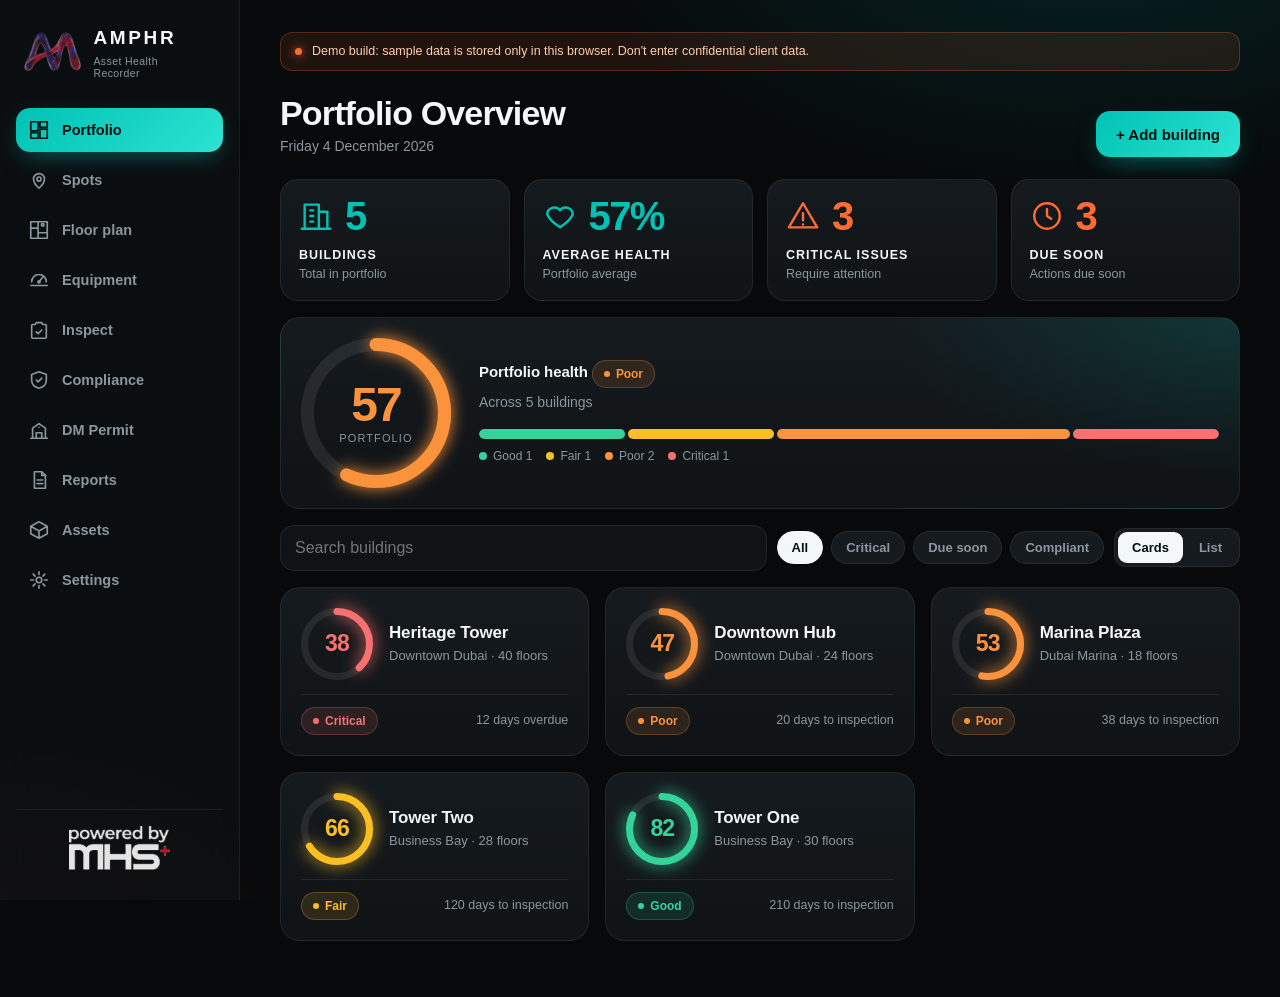
<file: amphr/index.html>
<!doctype html>
<html lang="en"><head>
<meta charset="utf-8">
<meta name="viewport" content="width=device-width,initial-scale=1,viewport-fit=cover">
<meta name="theme-color" content="#07090b">
<meta name="apple-mobile-web-app-capable" content="yes">
<meta name="apple-mobile-web-app-status-bar-style" content="black-translucent">
<title>AMPHR</title>
<link rel="icon" href="logo.png"><link rel="apple-touch-icon" href="icon-192.png"><link rel="manifest" href="manifest.json">
<link rel="stylesheet" href="css/base.css">
<link rel="stylesheet" href="css/plan.css">
<link rel="stylesheet" href="css/modules.css">
<link rel="stylesheet" href="css/field.css">
<link rel="stylesheet" href="css/dm.css">
<link rel="stylesheet" href="css/responsive.css">

</head><body>
<div class="app">
<aside>
 <div class="brand"><img src="logo.png" alt="AMPHR"><div><b>AMPHR</b><small>Asset Health<br>Recorder</small></div></div>
 <div id="nav" style="display:flex;flex-direction:column;gap:6px"></div>
 <div class="side-foot"><img src="powered.png" alt="Powered by MHS+"></div>
</aside>
<main>
 <div class="mhead"><img src="logo.png" alt="AMPHR"><img src="powered.png" alt="Powered by MHS+"></div>
 <div class="demo"><i></i><span>Demo build: sample data is stored only in this browser. Don't enter confidential client data.</span></div>
 <div id="v"></div>
</main>
</div>
<nav class="tabbar" id="tabbar"></nav>
<script src="js/core.js"></script>
<script src="js/store.js"></script>
<script src="js/portfolio.js"></script>
<script src="js/plan.js"></script>
<script src="js/util.js"></script>
<script src="js/comp.js"></script>
<script src="js/data.js"></script>
<script src="js/insp.js"></script>
<script src="js/check.js"></script>
<script src="js/equip.js"></script>
<script src="js/spots.js"></script>
<script src="js/spot.js"></script>
<script src="js/dm.js"></script>
<script src="js/dmlaw.js"></script>
<script src="js/report.js"></script>
<script src="js/settings.js"></script>
<script src="js/emirate.js"></script>
<script src="js/main.js"></script>
</body></html>
</file>
<file: amphr/css/base.css>
:root{--bg:#07090b;--s1:#0f1316;--s2:#151a1e;--s3:#1c2227;--line:rgba(255,255,255,.07);--tx:#f4f7f8;--mut:#8b979e;--teal:#00c2b4;--teal2:#00a89d;--or:#ff6b35;
--g:#34d399;--y:#fbbf24;--o:#fb923c;--r:#f87171;--rad:20px;--sb:240px;
--sat:env(safe-area-inset-top);--sab:env(safe-area-inset-bottom);--sal:env(safe-area-inset-left);--sar:env(safe-area-inset-right)}
*{box-sizing:border-box;-webkit-tap-highlight-color:transparent}
html{background:var(--bg)}
body{margin:0;color:var(--tx);font:15px/1.5 -apple-system,BlinkMacSystemFont,"SF Pro Display","Segoe UI",Inter,Roboto,sans-serif;-webkit-font-smoothing:antialiased;
background:radial-gradient(900px 500px at 85% -10%,rgba(0,194,180,.14),transparent 60%),radial-gradient(700px 400px at -5% 110%,rgba(255,107,53,.10),transparent 60%),var(--bg);background-attachment:fixed;min-height:100vh}
/* shell */
.app{display:grid;grid-template-columns:var(--sb) 1fr;min-height:100vh}
aside{position:sticky;top:0;height:100vh;padding:24px 16px;display:flex;flex-direction:column;gap:6px;border-right:1px solid var(--line);background:rgba(15,19,22,.6);backdrop-filter:blur(20px)}
.brand{display:flex;align-items:center;gap:12px;padding:0 8px 22px}
.brand img{height:40px;width:auto}.brand b{font-size:19px;letter-spacing:.14em}.brand small{display:block;color:var(--mut);font-size:10.5px;letter-spacing:.04em;line-height:1.2;margin-top:2px}
.nv{display:flex;align-items:center;gap:12px;padding:11px 12px;border-radius:14px;color:var(--mut);background:none;border:0;font-family:inherit;font-weight:600;font-size:14.5px;cursor:pointer;text-align:left;transition:.15s}
.nv svg{width:22px;height:22px;flex:none;stroke:currentColor;fill:none;stroke-width:1.8;stroke-linecap:round;stroke-linejoin:round}
.nv:hover{color:var(--tx);background:var(--s2)}
.nv.on{color:#00110f;background:linear-gradient(135deg,var(--teal),#2de3d3);box-shadow:0 8px 24px -8px rgba(0,194,180,.55)}
.side-foot{margin-top:auto;text-align:center;padding-top:16px;border-top:1px solid var(--line)}
.side-foot img{height:44px;width:auto;opacity:.9}
main{padding:32px 40px 56px;max-width:1240px;width:100%;margin:0 auto}
.demo{display:flex;gap:10px;align-items:center;font-size:12.5px;color:#ffcfae;background:rgba(255,107,53,.1);border:1px solid rgba(255,107,53,.25);padding:9px 14px;border-radius:12px;margin-bottom:24px}
.demo i{width:7px;height:7px;border-radius:50%;background:var(--or);flex:none;box-shadow:0 0 10px var(--or)}
.top{display:flex;align-items:flex-end;justify-content:space-between;gap:16px;margin-bottom:22px;flex-wrap:wrap}
h1{margin:0;font-size:34px;letter-spacing:-.025em;line-height:1.1;font-weight:750}
.sub{color:var(--mut);margin-top:4px;font-size:14px}
h3{margin:0 0 14px;font-size:15px;font-weight:650;letter-spacing:-.005em}
/* cards */
.card{background:linear-gradient(180deg,var(--s2),var(--s1));border:1px solid var(--line);border-radius:var(--rad);padding:20px;position:relative}
.glow{background:radial-gradient(500px 220px at 100% 0,rgba(0,194,180,.16),transparent 70%),linear-gradient(180deg,var(--s2),var(--s1))}
.grid{display:grid;gap:16px}.g2{grid-template-columns:repeat(2,1fr)}.g3{grid-template-columns:repeat(3,1fr)}.g4{grid-template-columns:repeat(4,1fr)}
.hero{display:grid;grid-template-columns:auto 1fr;gap:28px;align-items:center;margin-bottom:16px}
.kpis{display:grid;grid-template-columns:repeat(3,1fr);gap:12px}
.kpi{background:rgba(255,255,255,.035);border:1px solid var(--line);border-radius:16px;padding:14px 16px}
.kpi b{font-size:28px;letter-spacing:-.03em;display:block;line-height:1.1;font-variant-numeric:tabular-nums}.kpi span{color:var(--mut);font-size:12.5px}
.dist{display:flex;height:10px;border-radius:6px;overflow:hidden;gap:3px;margin:16px 0 8px}.dist i{display:block;border-radius:6px;min-width:6px}
.legend{display:flex;gap:14px;flex-wrap:wrap;font-size:12px;color:var(--mut)}.legend s{display:inline-block;width:8px;height:8px;border-radius:50%;margin-right:6px;text-decoration:none}
/* ring */
.ring{position:relative;display:inline-grid;place-items:center;flex:none}
.ring svg{transform:rotate(-90deg);overflow:visible}.ring .n{position:absolute;text-align:center;line-height:1}
.ring .n b{display:block;font-weight:750;letter-spacing:-.04em;font-variant-numeric:tabular-nums}.ring .n span{font-size:11px;color:var(--mut);text-transform:uppercase;letter-spacing:.1em}
/* pills */
.pill{display:inline-flex;align-items:center;gap:6px;padding:4px 11px;border-radius:99px;font-size:12px;font-weight:650;border:1px solid transparent}
.pG{color:var(--g);background:rgba(52,211,153,.12);border-color:rgba(52,211,153,.25)}.pY{color:var(--y);background:rgba(251,191,36,.12);border-color:rgba(251,191,36,.25)}
.pO{color:var(--o);background:rgba(251,146,60,.12);border-color:rgba(251,146,60,.25)}.pR{color:var(--r);background:rgba(248,113,113,.12);border-color:rgba(248,113,113,.25)}
.pill:before{content:"";width:6px;height:6px;border-radius:50%;background:currentColor}
/* chips + search */
.tools{display:flex;gap:10px;flex-wrap:wrap;align-items:center;margin-bottom:16px}
.chips{display:flex;gap:8px;overflow-x:auto;scrollbar-width:none;padding:2px 0}.chips::-webkit-scrollbar{display:none}
.chip{border:1px solid var(--line);background:var(--s2);color:var(--mut);padding:8px 14px;border-radius:99px;font-family:inherit;font-weight:600;font-size:13px;cursor:pointer;white-space:nowrap}
.chip.on{color:#00110f;background:var(--tx);border-color:var(--tx)}
.search{flex:1;min-width:180px}
/* building cards */
.bc{cursor:pointer;transition:.2s;display:flex;flex-direction:column;gap:14px}
.bc:hover{transform:translateY(-3px);border-color:rgba(0,194,180,.4);box-shadow:0 18px 40px -20px rgba(0,194,180,.35)}
.bc .h{display:flex;gap:16px;align-items:center}.bc h4{margin:0;font-size:17px;letter-spacing:-.01em;line-height:1.25}.bc p{margin:2px 0 0;color:var(--mut);font-size:13px}
.meta{display:flex;justify-content:space-between;gap:8px;align-items:center;font-size:12.5px;color:var(--mut);padding-top:12px;border-top:1px solid var(--line)}
/* bars */
.bar{height:8px;border-radius:5px;background:rgba(255,255,255,.07);overflow:hidden}.bar i{display:block;height:100%;border-radius:5px;background:linear-gradient(90deg,var(--teal2),#2de3d3)}
.brow{display:grid;grid-template-columns:150px 1fr 38px;white-space:nowrap;gap:12px;align-items:center;padding:7px 0;font-size:13.5px}.brow b{text-align:right;font-variant-numeric:tabular-nums}
/* tables / lists */
.list{display:flex;flex-direction:column}
.li{display:grid;grid-template-columns:1fr auto;gap:12px;align-items:center;padding:14px 4px;border-bottom:1px solid var(--line)}.li:last-child{border:0}
.li b{font-weight:620}.li small{display:block;color:var(--mut);font-size:12.5px}
.cd{font-variant-numeric:tabular-nums;text-align:right}.cd b{font-size:22px;letter-spacing:-.03em;display:block;line-height:1}.cd small{font-size:11px;text-transform:uppercase;letter-spacing:.08em}
.cG b{color:var(--g)}.cY b{color:var(--y)}.cR b{color:var(--r)}
/* forms */
label{display:block;font-size:12px;font-weight:600;letter-spacing:.04em;text-transform:uppercase;color:var(--mut);margin:14px 0 6px}
input,select,textarea{width:100%;background:var(--s1);color:var(--tx);border:1px solid var(--line);border-radius:14px;padding:13px 14px;font-family:inherit;font-size:16px;outline:0;transition:.15s;-webkit-appearance:none;appearance:none}
select{background-image:url("data:image/svg+xml,%3Csvg xmlns='http://www.w3.org/2000/svg' width='12' height='8' fill='none' stroke='%238b979e' stroke-width='2'%3E%3Cpath d='m1 1 5 5 5-5'/%3E%3C/svg%3E");background-repeat:no-repeat;background-position:right 14px center;padding-right:36px}
input:focus,select:focus,textarea:focus{border-color:var(--teal);box-shadow:0 0 0 4px rgba(0,194,180,.15)}
.f2{display:grid;grid-template-columns:repeat(2,1fr);gap:12px}.f3{display:grid;grid-template-columns:repeat(3,1fr);gap:12px}
.btn{display:inline-flex;align-items:center;justify-content:center;gap:8px;border-radius:14px;border:1px solid var(--line);background:var(--s3);color:var(--tx);padding:13px 20px;font-family:inherit;font-weight:650;font-size:15px;cursor:pointer;transition:.15s;min-height:46px}
.btn:hover{border-color:rgba(255,255,255,.2)}
.btn.pri{background:linear-gradient(135deg,var(--teal),#2de3d3);color:#00110f;border:0;box-shadow:0 10px 26px -10px rgba(0,194,180,.6)}
.btn.or{background:linear-gradient(135deg,var(--or),#ff9a6c);color:#2a0d00;border:0}
.btn.danger{color:var(--r)}.actions{display:flex;gap:10px;flex-wrap:wrap;margin-top:18px}
.back{display:inline-flex;align-items:center;gap:6px;color:var(--teal);font-weight:600;cursor:pointer;margin-bottom:14px;background:none;border:0;font-family:inherit;font-weight:600;font-size:15px;padding:4px 0}
.dtop{display:grid;grid-template-columns:auto 1fr;gap:28px;align-items:center}
.empty{color:var(--mut);padding:20px;text-align:center}
</file>
<file: amphr/css/plan.css>
/* floor plan */
.pgrid{display:grid;grid-template-columns:minmax(0,1fr) 340px;gap:16px;align-items:start}
.map{padding:0;overflow:hidden;background:#06090b}
.map svg{display:block;width:100%;height:auto;touch-action:none;cursor:grab;user-select:none}.map svg:active{cursor:grabbing}.map.place svg{cursor:crosshair}
.mtag{position:absolute;left:14px;top:14px;z-index:2;font-size:12.5px;font-weight:600;background:rgba(255,255,255,.07);border:1px solid var(--line);padding:6px 12px;border-radius:10px;backdrop-filter:blur(8px)}
.mtools{position:absolute;right:12px;bottom:12px;z-index:2;display:flex;flex-direction:column;gap:8px}
.mtools button{width:42px;height:42px;border-radius:12px;border:1px solid var(--line);background:rgba(21,26,30,.85);color:var(--tx);font-size:20px;cursor:pointer;backdrop-filter:blur(8px)}
.mtools button.on{background:var(--teal);color:#00110f;border-color:var(--teal)}
.mhint{position:absolute;left:14px;bottom:12px;z-index:2;font-size:12px;color:var(--mut);display:flex;align-items:center;gap:8px}
.mhint i{display:block;width:54px;height:6px;border:2px solid var(--mut);border-top:0}
.gpr{transition:opacity .25s}
.pin{cursor:pointer}.pin .ring2{fill:none;stroke-width:3;opacity:0}.pin.sel .ring2{opacity:1;animation:pulse 1.6s ease-out infinite}
@keyframes pulse{0%{r:14;opacity:.9}100%{r:44;opacity:0}}
@media(prefers-reduced-motion:reduce){.pin.sel .ring2{animation:none}}
.dpanel h3{margin-bottom:6px}
.dk{display:grid;gap:14px;margin-top:10px}.dk div small{display:block;color:var(--mut);font-size:12.5px;margin-bottom:2px}.dk div b{font-weight:620;font-size:15px}
.sev{display:block;text-align:center;padding:9px;border-radius:10px;font-weight:700;font-size:13px;letter-spacing:.06em;color:#0b0f10}
.s-critical{background:var(--r)}.s-high{background:var(--o)}.s-medium{background:var(--y)}.s-low{background:var(--g)}
.dhead{display:flex;justify-content:space-between;align-items:center;background:rgba(255,255,255,.04);border-radius:14px;padding:12px 14px}
.dl{display:flex;gap:10px;overflow-x:auto;padding:2px 0 6px;scrollbar-width:none;margin-top:16px}.dl::-webkit-scrollbar{display:none}
.dl button{flex:none;display:flex;align-items:center;gap:8px;border:1px solid var(--line);background:var(--s2);color:var(--tx);padding:9px 14px;border-radius:12px;font-family:inherit;font-weight:600;font-size:13px;cursor:pointer}
.dl button.on{border-color:var(--teal)}.dl s{width:9px;height:9px;border-radius:50%;text-decoration:none}
@media(max-width:980px){.pgrid{grid-template-columns:minmax(0,1fr)}}
@media(max-width:760px){.mtools button{width:38px;height:38px}.mhint{display:none}}
</file>
<file: amphr/css/modules.css>
/* v2: kpis, list, compliance, inspect hub */
.kts{display:grid;grid-template-columns:repeat(4,1fr);gap:14px;margin-bottom:16px}
.kt{background:linear-gradient(180deg,var(--s2),var(--s1));border:1px solid var(--line);border-radius:18px;padding:16px 18px}
.kh{display:flex;align-items:center;gap:12px}.kh svg{width:34px;height:34px;stroke:currentColor;fill:none;stroke-width:1.7;stroke-linecap:round;stroke-linejoin:round;flex:none}
.kh b{font-size:40px;letter-spacing:-.04em;line-height:1;font-variant-numeric:tabular-nums}
.kl{margin-top:10px;font-size:12.5px;font-weight:700;letter-spacing:.08em;text-transform:uppercase}.ks{font-size:12.5px;color:var(--mut)}
.seg{display:inline-flex;background:var(--s2);border:1px solid var(--line);border-radius:12px;padding:3px;gap:2px}
.seg button{border:0;background:none;color:var(--mut);padding:8px 14px;border-radius:9px;font-family:inherit;font-weight:600;font-size:13px;cursor:pointer}.seg button.on{background:var(--tx);color:#00110f}
.seg.big{margin-bottom:18px;max-width:100%;overflow-x:auto}.seg.big button{padding:10px 18px;font-size:14px;white-space:nowrap}
.lh,.lr{display:grid;grid-template-columns:1fr 70px 112px;gap:12px;align-items:center;padding:12px 6px}
.lh{color:var(--mut);font-size:11.5px;letter-spacing:.08em;text-transform:uppercase;border-bottom:1px solid var(--line)}
.lr{border-bottom:1px solid var(--line);cursor:pointer}.lr:last-child{border:0}.lr:hover{background:rgba(255,255,255,.03)}
.hs{font-weight:750;font-size:18px;font-variant-numeric:tabular-nums}
.stp{display:inline-block;text-align:center;padding:7px 10px;border-radius:8px;font-weight:700;font-size:12px;letter-spacing:.06em;color:#0b0f10}
.bG{background:var(--g)}.bY{background:var(--y)}.bO{background:var(--o)}.bR{background:var(--r)}
.btn[disabled]{opacity:.4;cursor:not-allowed}
.cgrid{display:grid;grid-template-columns:1.7fr 1fr;gap:16px;align-items:start}
.up{text-transform:uppercase;letter-spacing:.08em;font-size:13px;color:var(--mut)}
.ch,.cr{display:grid;grid-template-columns:140px 1fr 110px;gap:14px;align-items:center}
.ch{color:var(--mut);font-size:11.5px;letter-spacing:.08em;text-transform:uppercase;padding:6px 8px 12px}
.ch .lg{display:flex;gap:12px;font-size:11px;margin-top:4px}.ch .lg s{text-decoration:none;font-weight:700}
.ch .al{text-align:center}.ch .al small{letter-spacing:.2em;font-size:10.5px}
.cr{padding:16px 8px;border-radius:14px;cursor:pointer;border-bottom:1px solid var(--line)}.cr.on{background:rgba(0,194,180,.08)}.cr:hover{background:rgba(255,255,255,.03)}
.cr>b{font-size:15px}
.trk{position:relative;padding:6px 0}.bars{display:flex;height:10px;border-radius:6px;overflow:hidden}.bars i{display:block}
.trk u{position:absolute;top:0;width:3px;height:22px;margin-left:-1.5px;background:#fff;border-radius:2px;box-shadow:0 0 8px rgba(255,255,255,.6);text-decoration:none}
.trk u.od{background:var(--r);animation:pulse2 1.4s infinite}@keyframes pulse2{50%{opacity:.35}}
.tc small{display:block;color:var(--mut);font-size:12px;margin-top:6px}
.dots{display:flex;gap:18px;justify-content:center}.dot{display:block;width:14px;height:14px;border-radius:50%}
.wide{width:100%;margin-top:16px}
.ah,.ar{display:grid;grid-template-columns:1fr auto;gap:10px;padding:11px 4px}.ah{color:var(--mut);font-size:11.5px;letter-spacing:.08em;text-transform:uppercase}
.ar{border-top:1px solid var(--line);font-size:13.5px}.ar small{display:block;color:var(--mut);font-size:12px}.at{color:var(--mut);text-align:right;font-size:12.5px;font-variant-numeric:tabular-nums}
.ugrid{display:grid;grid-template-columns:minmax(260px,420px) 1fr;gap:16px;align-items:start}
.drop{border:2px dashed rgba(255,255,255,.18);border-radius:20px;padding:44px 20px;text-align:center;cursor:pointer;background:rgba(255,255,255,.02);transition:.2s;display:flex;flex-direction:column;align-items:center;gap:6px;outline:0}
.drop:hover,.drop.hv,.drop:focus-visible{border-color:var(--teal);background:rgba(0,194,180,.06)}.drop b{margin-top:10px;word-break:break-word}.drop span{color:var(--mut)}
.pdfic{width:76px;height:76px;stroke:var(--teal);fill:none;stroke-width:2.2;stroke-linejoin:round}
.pr{display:grid;grid-template-columns:130px 1fr;gap:12px;align-items:center;padding:10px 0;border-top:1px solid var(--line)}.pr label{margin:0}
.iss{display:grid;grid-template-columns:1fr 140px 34px;gap:10px;align-items:center;padding:8px 0;border-top:1px solid var(--line)}
.sevsel{font-weight:700;color:#fff;border:0}.sevsel.s-critical{background-color:#b91c1c}.sevsel.s-high{background-color:#ea580c}.sevsel.s-medium{background-color:#ca8a04}.sevsel.s-low{background-color:#15803d}
.xb{width:34px;height:34px;border-radius:10px;border:1px solid var(--line);background:var(--s3);color:var(--mut);cursor:pointer;font-size:18px;font-family:inherit}
.warn{background:rgba(251,191,36,.1);border:1px solid rgba(251,191,36,.3);color:#fde68a;border-radius:12px;padding:10px 14px;font-size:13px;margin-bottom:12px}
.steps{display:grid;grid-template-columns:repeat(3,1fr);gap:10px;margin-bottom:16px;max-width:780px}
.stepb{background:var(--s2);border:1px solid var(--line);border-radius:16px;padding:14px;text-align:center;cursor:pointer;color:var(--tx);font-family:inherit}
.stepb b{display:block;font-size:26px;color:var(--teal);letter-spacing:-.02em}.stepb span{font-weight:650;font-size:13.5px}.stepb.on{border-color:var(--teal);box-shadow:0 0 0 3px rgba(0,194,180,.12)}
.phone{max-width:480px;background:#0c1013;border:1px solid var(--line);border-radius:28px;padding:18px}
.ph-h{display:flex;align-items:center;justify-content:space-between;margin-bottom:14px;gap:10px}.ph-h b{font-size:16px}
.ckc{background:var(--s1);border-radius:16px;padding:14px 16px;margin-bottom:12px}
.ckt{display:flex;justify-content:space-between;align-items:center;color:var(--teal);font-weight:700;font-size:13px;letter-spacing:.06em;text-transform:uppercase;margin-bottom:8px}
.ckt i{font-style:normal;background:rgba(0,194,180,.2);padding:2px 9px;border-radius:7px;font-size:12px}
.cki{display:flex;align-items:center;gap:12px;padding:7px 0}.cki input{display:none}
.cki .bx{width:22px;height:22px;border-radius:6px;border:2px solid #52606a;flex:none;display:grid;place-items:center}
.cki input:checked+.bx{background:var(--teal);border-color:var(--teal)}.cki input:checked+.bx:after{content:"";width:6px;height:11px;border:solid #00110f;border-width:0 2.5px 2.5px 0;transform:rotate(45deg) translate(-1px,-1px)}
.cki .t{flex:1}
.cam{width:38px;height:38px;border-radius:10px;border:1px solid var(--line);background:var(--s3);color:var(--teal);cursor:pointer;position:relative;display:grid;place-items:center;flex:none}
.cam svg{width:19px;height:19px;stroke:currentColor;fill:none;stroke-width:1.8;stroke-linecap:round;stroke-linejoin:round}
.cam em{position:absolute;top:-6px;right:-6px;background:var(--or);color:#2a0d00;border-radius:99px;font-size:11px;font-style:normal;font-weight:800;min-width:18px;height:18px;display:grid;place-items:center;padding:0 4px}
.photo{position:relative;aspect-ratio:4/3;border-radius:16px;overflow:hidden;background:#161c20;display:grid;place-items:center;cursor:crosshair;touch-action:manipulation}
.photo img{width:100%;height:100%;object-fit:cover;display:block}.photo .ph{color:var(--mut);text-align:center}
.pt{position:absolute;width:28px;height:28px;margin:-3px 0 0 -3px;color:var(--teal);filter:drop-shadow(0 0 4px #000)}
.tag{position:absolute;background:var(--teal);color:#00110f;font-weight:700;padding:6px 12px;border-radius:8px;font-size:14px;transform:translate(22px,26px);white-space:nowrap}
.sevc{display:grid;grid-template-columns:repeat(4,1fr);gap:8px}
.sevc button{border:2px solid transparent;border-radius:10px;padding:10px 0;font-family:inherit;font-weight:700;font-size:13px;color:#fff;cursor:pointer;opacity:.5}.sevc button.on{opacity:1;border-color:#fff}
.sevc .s-critical{background:#b91c1c}.sevc .s-high{background:#ea580c}.sevc .s-medium{background:#ca8a04}.sevc .s-low{background:#15803d}
.sumv{font-weight:700;font-size:16px}
.cf{display:flex;gap:12px;align-items:flex-start;margin:14px 0;font-size:14px;text-transform:none;letter-spacing:0;color:var(--tx);cursor:pointer}
.cf input{width:20px;height:20px;padding:0;margin:2px 0 0;-webkit-appearance:checkbox;appearance:auto;accent-color:var(--teal);flex:none}
.offl{display:flex;gap:12px;align-items:center;background:var(--s1);border-radius:14px;padding:14px;margin-top:14px;font-size:14px}
.offl svg{width:30px;height:30px;stroke:var(--teal);fill:none;stroke-width:1.7;flex:none}.offl small{display:block;color:var(--mut);font-size:12px}
.ob{display:inline-block;width:9px;height:9px;border-radius:50%;margin-right:6px}
#toast{position:fixed;left:50%;bottom:28px;transform:translate(-50%,40px);opacity:0;pointer-events:none;z-index:50;transition:.3s;width:min(92vw,420px)}
#toast.on{opacity:1;transform:translate(-50%,0);pointer-events:auto}
.tk{display:flex;align-items:center;gap:14px;background:#12181c;border:1px solid rgba(0,194,180,.35);border-radius:18px;padding:16px 18px;box-shadow:0 24px 60px -10px #000}
.tk svg{width:40px;height:40px;stroke:var(--teal);fill:none;stroke-width:1.8;flex:none}.tk>div{flex:1}
.tk b{display:block;font-size:30px;color:var(--teal);letter-spacing:-.03em;line-height:1.1}.tk button{background:none;border:0;color:var(--mut);font-size:22px;cursor:pointer;align-self:flex-start}
@media(max-width:1100px){.cgrid,.ugrid{grid-template-columns:1fr}}
@media(max-width:760px){
 .kts{grid-template-columns:repeat(2,1fr);gap:10px}.kt{padding:14px}.kh b{font-size:32px}.kh svg{width:28px;height:28px}
 .ch{display:none}.cr{grid-template-columns:1fr auto;gap:8px}.tc{grid-column:1/-1;order:3}
 #toast{bottom:calc(var(--sab) + 96px)}.phone{padding:14px;border-radius:24px;max-width:none}
 .steps{gap:6px}.stepb{padding:10px 4px}.stepb b{font-size:20px}.stepb span{font-size:11.5px}
 .pr{grid-template-columns:1fr;gap:6px}.iss{grid-template-columns:1fr 112px 34px}.seg.big button{padding:9px 12px;font-size:13px}
}
</file>
<file: amphr/css/field.css>
/* field: equipment, spots, reports, settings */
.grid>*{min-width:0}
.pN{color:var(--mut);background:rgba(139,151,158,.12);border-color:rgba(139,151,158,.25)}
.chs{display:flex;gap:6px;flex-wrap:wrap;align-items:center}
.tg{font-size:11.5px;font-weight:600;color:var(--mut);background:rgba(255,255,255,.05);border:1px solid var(--line);padding:3px 9px;border-radius:7px}
.eqc{cursor:pointer;display:flex;flex-direction:column;gap:12px;transition:.2s}.eqc:hover{transform:translateY(-3px);border-color:rgba(0,194,180,.4)}
.eqh{display:flex;gap:14px;align-items:center}.eqh h4{margin:0;font-size:16.5px;line-height:1.25}.eqh p{margin:2px 0 0;color:var(--mut);font-size:12.5px}
.eqi{width:52px;height:52px;border-radius:14px;background:rgba(0,194,180,.12);border:1px solid rgba(0,194,180,.25);display:grid;place-items:center;overflow:hidden;flex:none;color:var(--teal)}
.eqi svg{width:26px;height:26px;stroke:currentColor;fill:none;stroke-width:1.7;stroke-linecap:round;stroke-linejoin:round}.eqi img{width:100%;height:100%;object-fit:cover}.eqi.big{width:84px;height:84px;border-radius:20px}
.eqd{display:flex;gap:20px;align-items:center}
.prb{display:grid;grid-template-columns:1.3fr 1fr 1.3fr 34px;gap:8px;margin-bottom:8px;align-items:center}
.phr{display:flex;gap:14px;align-items:center}
.rt{display:flex;gap:8px;align-items:center;flex-wrap:wrap;justify-content:flex-end}
.fchip{display:inline-block;margin-top:6px;font-size:12.5px;color:var(--teal);cursor:pointer;text-decoration:underline}
details.frm{margin-top:14px}details.frm>summary{list-style:none;cursor:pointer;display:inline-flex}details.frm>summary::-webkit-details-marker{display:none}
details.frm[open]>summary{margin-bottom:10px}.sub-f{margin-top:4px}
.tm{padding:0 0 14px;border-bottom:1px solid var(--line);margin-bottom:14px}.tm:last-child{border:0}
.sevp{display:inline-flex;align-items:center;gap:6px;padding:4px 11px;border-radius:99px;font-size:12px;font-weight:700;color:var(--c);background:color-mix(in srgb,var(--c) 14%,transparent);border:1px solid color-mix(in srgb,var(--c) 32%,transparent);white-space:nowrap}
.sevp:before{content:"";width:6px;height:6px;border-radius:50%;background:var(--c)}
.spc{padding:0;overflow:hidden;cursor:pointer;transition:.2s}.spc:hover{transform:translateY(-3px);border-color:rgba(0,194,180,.4)}
.spt{position:relative;aspect-ratio:16/10;background:#12171b;display:grid;place-items:center;overflow:hidden}.spt img{width:100%;height:100%;object-fit:cover}
.noph{color:#3b474e}.noph svg{width:46px;height:46px;stroke:currentColor;fill:none;stroke-width:1.4}
.sdot{position:absolute;left:12px;top:12px;width:16px;height:16px;border-radius:50%;border:3px solid #fff;box-shadow:0 2px 8px rgba(0,0,0,.5)}
.unc{position:absolute;right:10px;top:10px;font-style:normal;font-size:11px;font-weight:700;color:#00110f;background:var(--y);padding:2px 8px;border-radius:6px}
.spb{padding:14px 16px 16px}.spb h4{margin:6px 0 2px;font-size:15.5px;line-height:1.3}.spb p{margin:0 0 10px;color:var(--mut);font-size:12.5px}
.spl{display:flex;justify-content:space-between;font-size:12px;color:var(--mut)}.spl b{color:var(--tx)}
.bchart{display:flex;gap:10px;align-items:flex-end;min-height:170px;overflow-x:auto;padding-bottom:4px}
.bcol{display:flex;flex-direction:column;align-items:center;gap:6px;min-width:46px;font-size:11.5px;color:var(--mut)}.bcol b{color:var(--tx);font-size:13px}
.bst{width:30px;display:flex;flex-direction:column-reverse;border-radius:6px;overflow:hidden;gap:2px}.bst i{display:block}
.lsp{display:flex;gap:12px;align-items:center;min-width:0}.lsp small{white-space:nowrap;overflow:hidden;text-overflow:ellipsis;max-width:240px}
.lth{width:46px;height:46px;border-radius:10px;overflow:hidden;background:#12171b;flex:none;display:grid;place-items:center}.lth img{width:100%;height:100%;object-fit:cover}.lth .noph svg{width:22px;height:22px}
.photo.big{aspect-ratio:4/3;cursor:crosshair}.thumbs{display:flex;gap:8px;margin-top:10px;overflow-x:auto}.thumbs button{width:62px;height:62px;border-radius:10px;overflow:hidden;border:2px solid transparent;padding:0;background:#12171b;flex:none;cursor:pointer}.thumbs button.on{border-color:var(--teal)}.thumbs img{width:100%;height:100%;object-fit:cover}
.mpl{width:100%;height:auto;border-radius:14px;cursor:crosshair;display:block}
.sevc.four{grid-template-columns:repeat(4,1fr)}
.pf{display:flex;gap:10px;align-items:flex-start;font-size:13.5px}.pf i{width:10px;height:10px;border-radius:50%;margin-top:6px;flex:none;background:var(--mut)}.pf.ok i{background:var(--g)}.pf.warn i{background:var(--y)}.pf.info i{background:var(--teal)}
.chk .cf{margin:8px 0}
.crg{display:grid;gap:14px;grid-template-columns:repeat(2,1fr)}.crr{background:var(--s1);border:1px solid var(--line);border-radius:14px;padding:12px 14px}.crr>b{font-size:13.5px}
.crs{display:flex;gap:10px;margin-top:8px}.crs label{flex:1;margin:0;font-size:11px;letter-spacing:.02em;text-transform:none}.crs input{padding:8px 10px;font-size:14px;margin-top:4px}
#modal{position:fixed;inset:0;z-index:60;display:grid;place-items:center;padding:16px}.mbk{position:absolute;inset:0;background:rgba(0,0,0,.7);backdrop-filter:blur(4px)}.mbx{position:relative;background:var(--s2);border:1px solid var(--line);border-radius:20px;padding:20px;max-width:560px;width:100%;max-height:90vh;overflow:auto}
body.mo{overflow:hidden}
@media(max-width:1100px){.crg{grid-template-columns:1fr}}
@media(max-width:760px){.prb{grid-template-columns:1fr 34px}.prb input:nth-child(2),.prb input:nth-child(3){grid-column:1}.eqd{flex-direction:column;text-align:center}.lsp small{max-width:160px}.crs{flex-wrap:wrap}}
</file>
<file: amphr/css/dm.css>
/* DM permit pack */
.ck{display:grid;grid-template-columns:26px 1fr auto;gap:12px;align-items:center;padding:12px 4px;border-bottom:1px solid var(--line)}.ck:last-child{border:0}
.ck.tg{cursor:pointer}.ck.tg:hover{background:rgba(255,255,255,.03)}
.ck>i{width:22px;height:22px;border-radius:7px;border:1.5px solid var(--line);display:grid;place-items:center;font-style:normal;font-size:14px;font-weight:800;color:#0b0f10}.ck>i.ok{background:var(--g);border-color:var(--g)}
.ck b{font-size:14px;font-weight:600}.ck small{display:block;color:var(--mut);font-size:12px;margin-top:2px}
.dmscope{margin-top:14px;padding:14px;border-radius:14px;background:var(--s2);border:1px solid var(--line)}.dmscope ul{margin:8px 0 10px 18px;padding:0}.dmscope small{color:var(--mut)}
.dmbig{font-size:56px;font-weight:800;letter-spacing:-.04em;line-height:1;margin:8px 0 14px}

/* authority switch */
.authc{margin-bottom:16px}.authh{display:flex;justify-content:space-between;align-items:center;gap:12px;flex-wrap:wrap}
</file>
<file: amphr/css/responsive.css>
/* tabbar (phone) */
.tabbar{display:none}
/* iPad: icon rail */
@media(max-width:1100px){
 :root{--sb:88px}.brand b,.brand small,.nv span{display:none}.brand{justify-content:center;padding-bottom:18px}.nv{justify-content:center;padding:14px 0}
 .side-foot img{height:30px}main{padding:28px 28px 48px}.g4{grid-template-columns:repeat(2,1fr)}.g3{grid-template-columns:repeat(2,1fr)}
}
/* iPhone */
@media(max-width:760px){
 .app{display:block}aside{display:none}
 main{padding:calc(var(--sat) + 16px) 16px calc(var(--sab) + 104px)}
 h1{font-size:30px}.g2,.g3,.g4{grid-template-columns:1fr}.hero,.dtop{grid-template-columns:1fr;justify-items:center;text-align:center;gap:18px}
 .kpis{width:100%}.kpi b{font-size:24px}.brow{grid-template-columns:128px 1fr 30px;font-size:13px}.f3{grid-template-columns:1fr}
 .mhead{display:flex!important}
 .tabbar{display:grid;grid-template-columns:repeat(5,1fr);position:fixed;left:12px;right:12px;bottom:calc(var(--sab) + 10px);z-index:20;padding:8px;border-radius:26px;background:rgba(21,26,30,.94);backdrop-filter:blur(24px) saturate(1.6);-webkit-backdrop-filter:blur(24px) saturate(1.6);border:1px solid rgba(255,255,255,.1);box-shadow:0 20px 50px -10px rgba(0,0,0,.7)}
 .tb{display:flex;flex-direction:column;align-items:center;gap:3px;padding:8px 0;border:0;background:none;color:var(--mut);font-family:inherit;font-weight:600;font-size:10.5px;border-radius:18px;cursor:pointer}
 .tb svg{width:24px;height:24px;stroke:currentColor;fill:none;stroke-width:1.8;stroke-linecap:round;stroke-linejoin:round}
 .tb.on{color:var(--teal);background:rgba(0,194,180,.12)}
 .actions .btn{flex:1}.top{margin-bottom:16px}
}
.mhead{display:none;align-items:center;justify-content:space-between;margin-bottom:14px}.mhead img{height:34px;width:auto}.mhead img+img{height:30px;opacity:.85}
@media(prefers-reduced-motion:reduce){*{transition:none!important}}

main{min-width:0}
</file>
